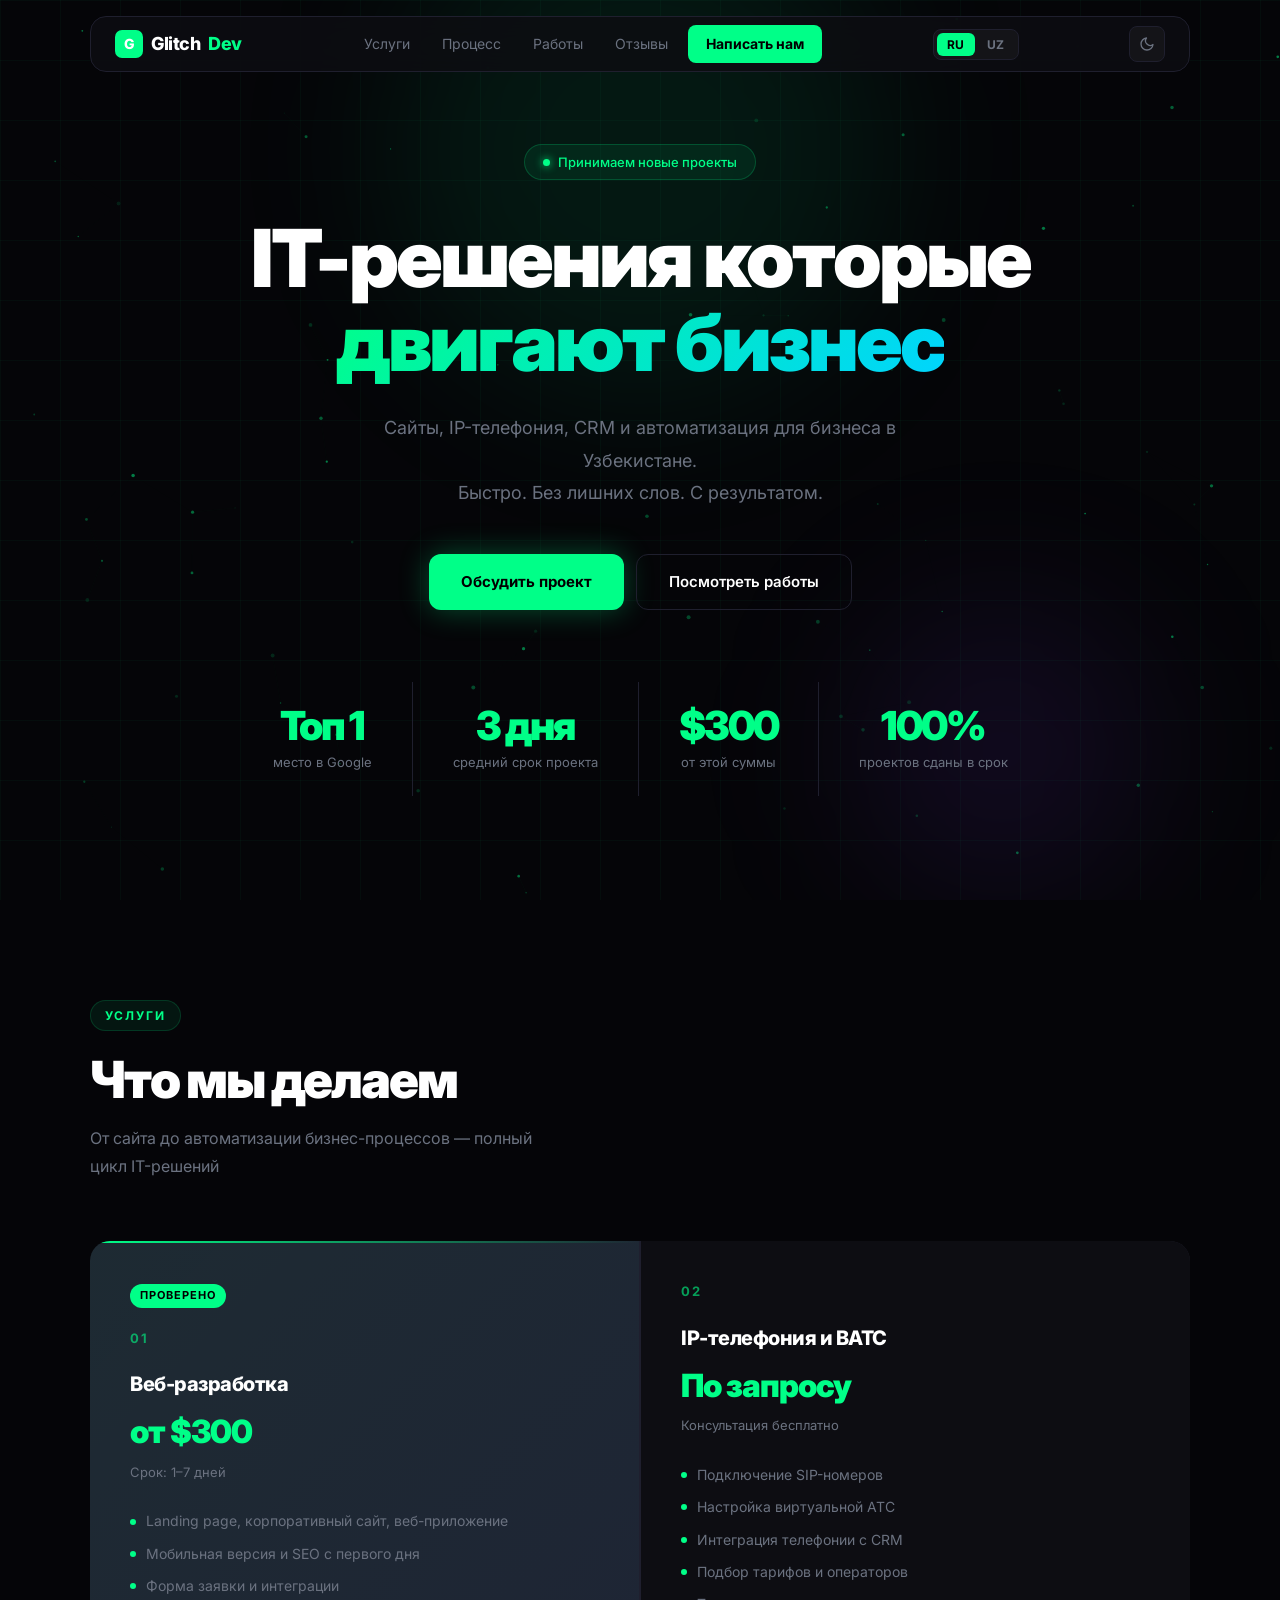
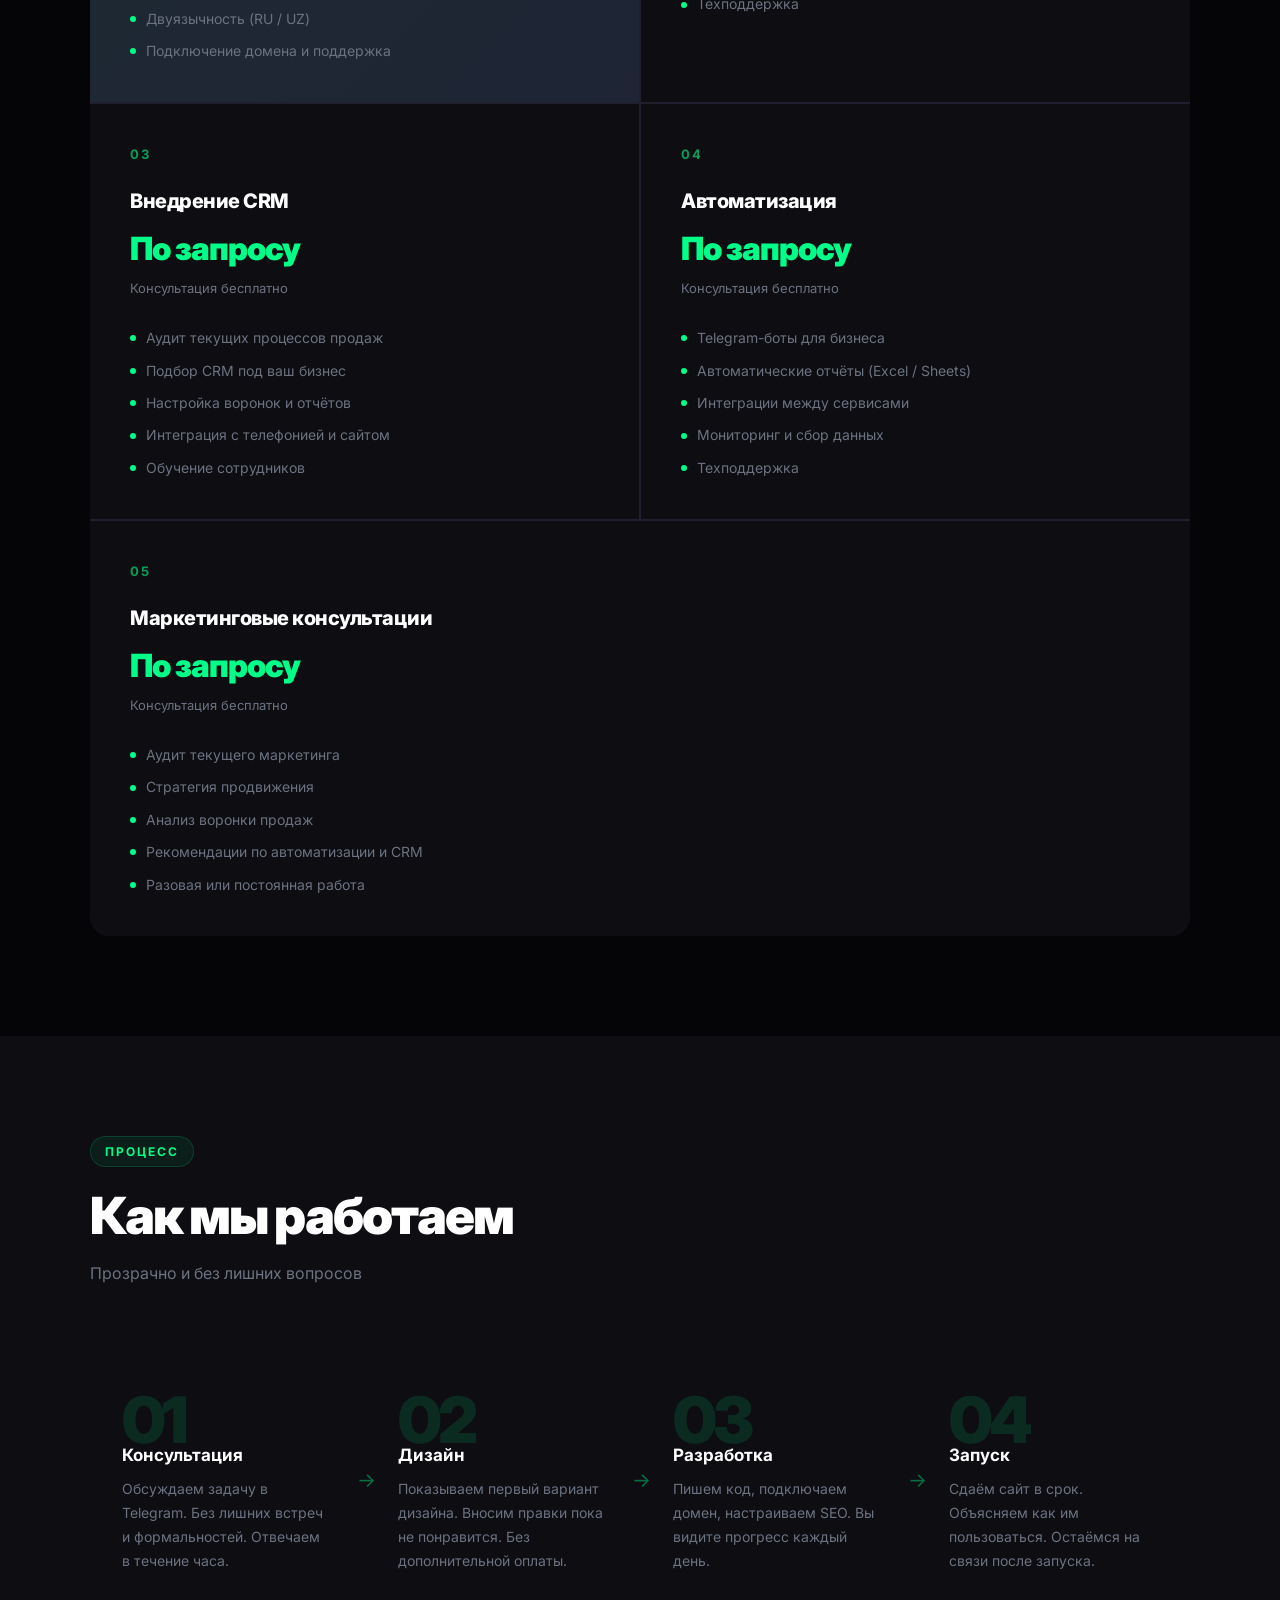
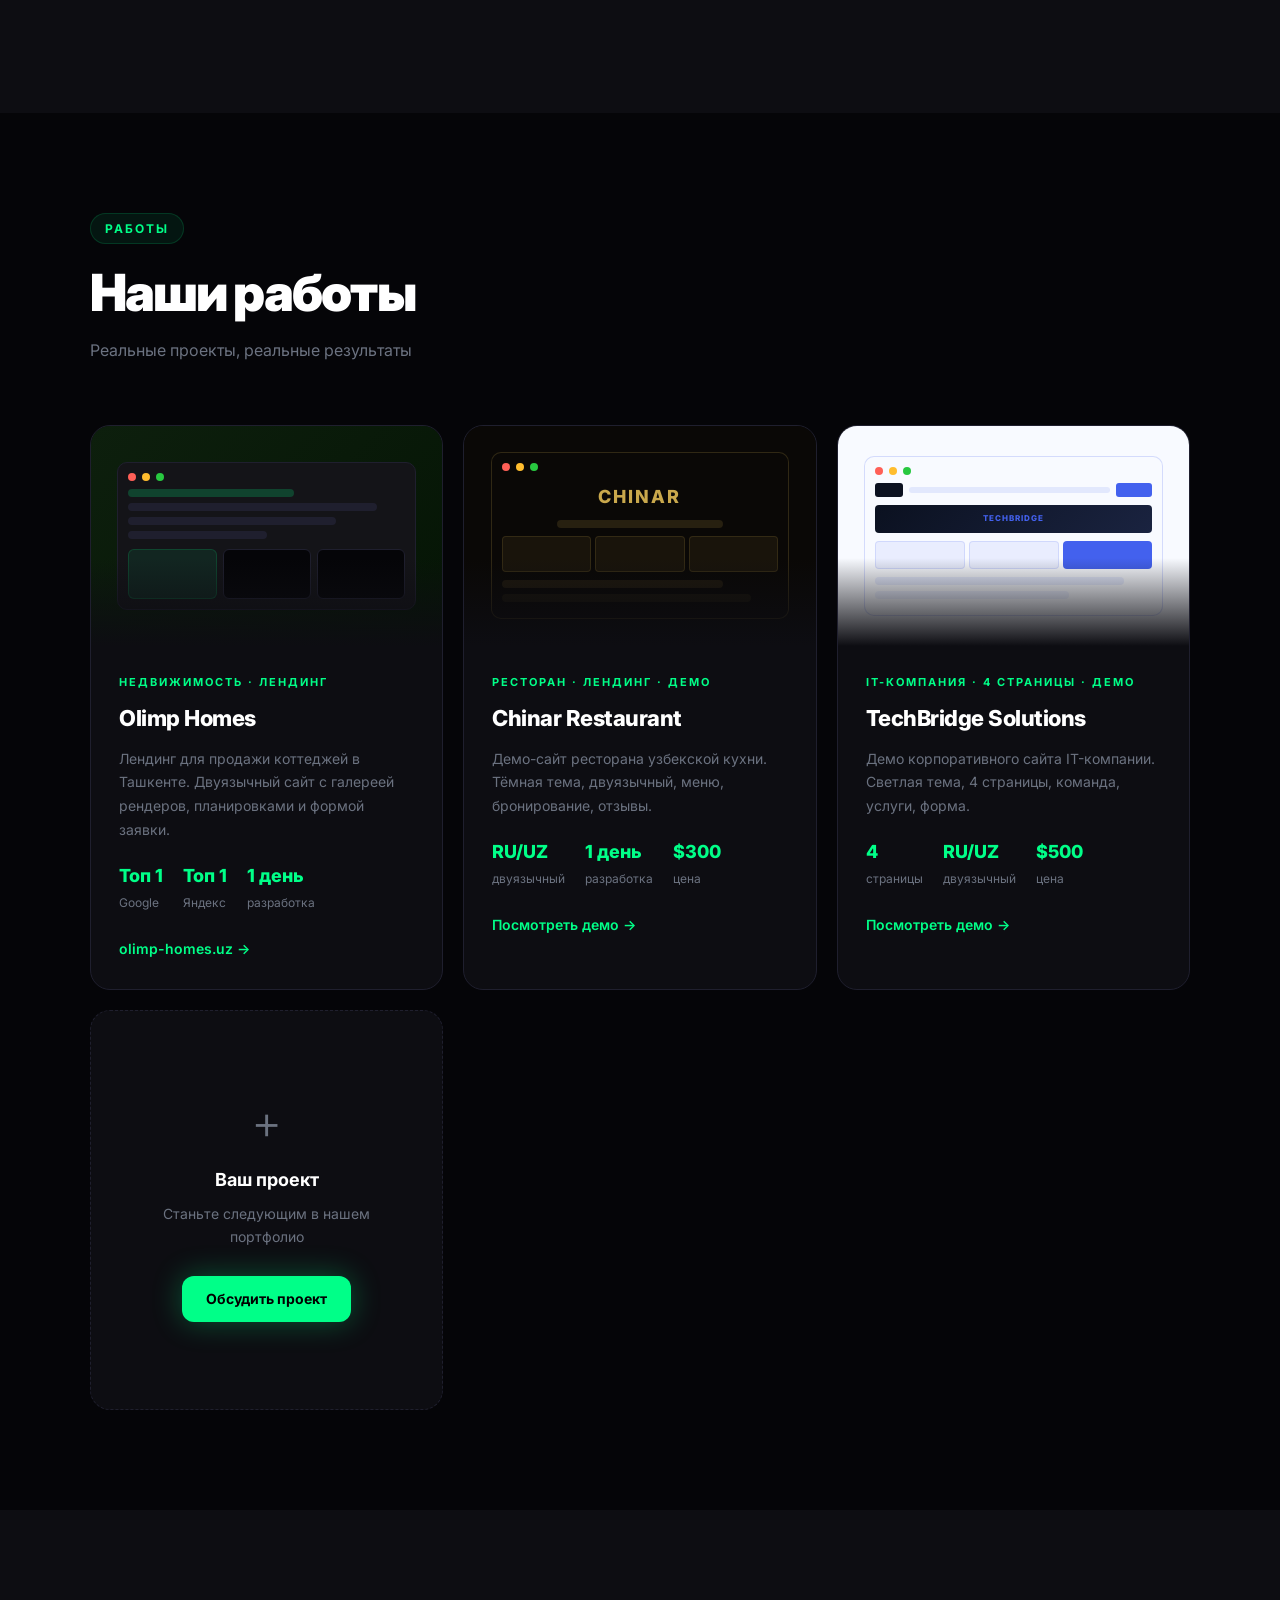
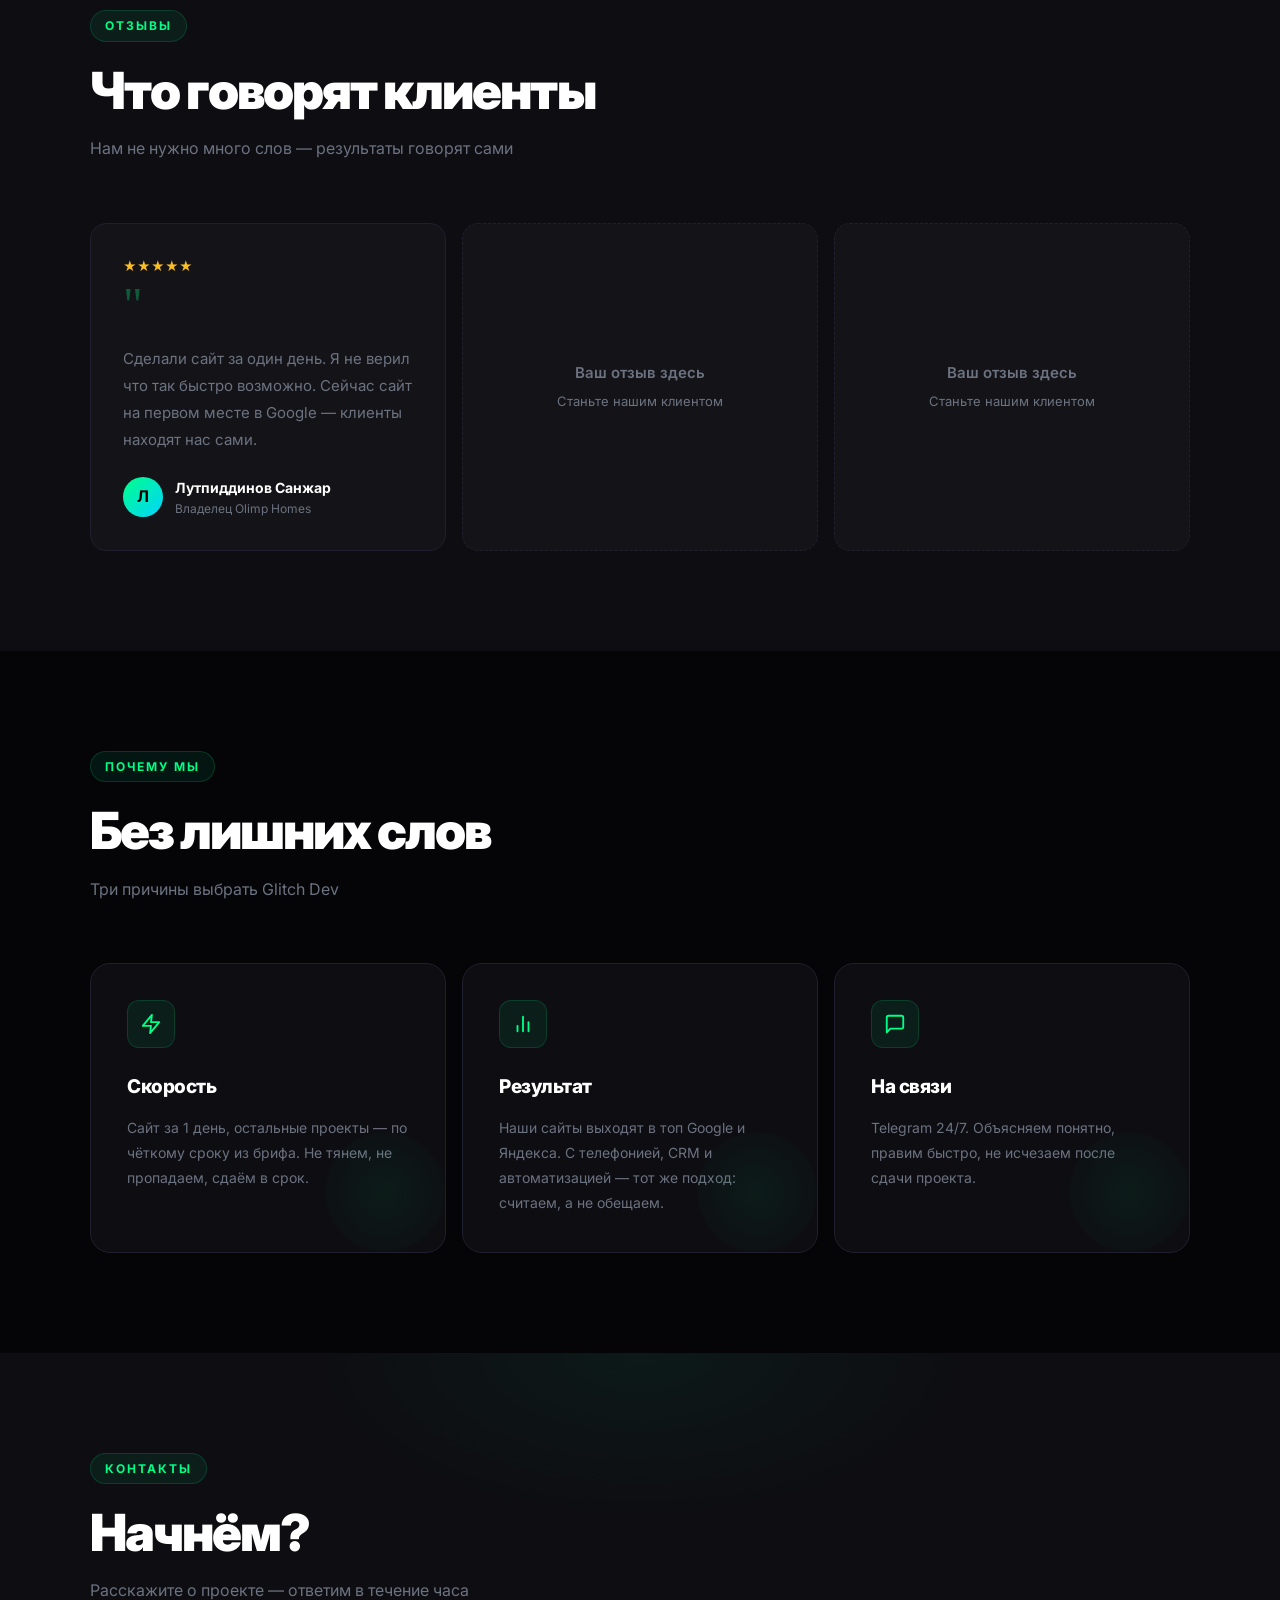
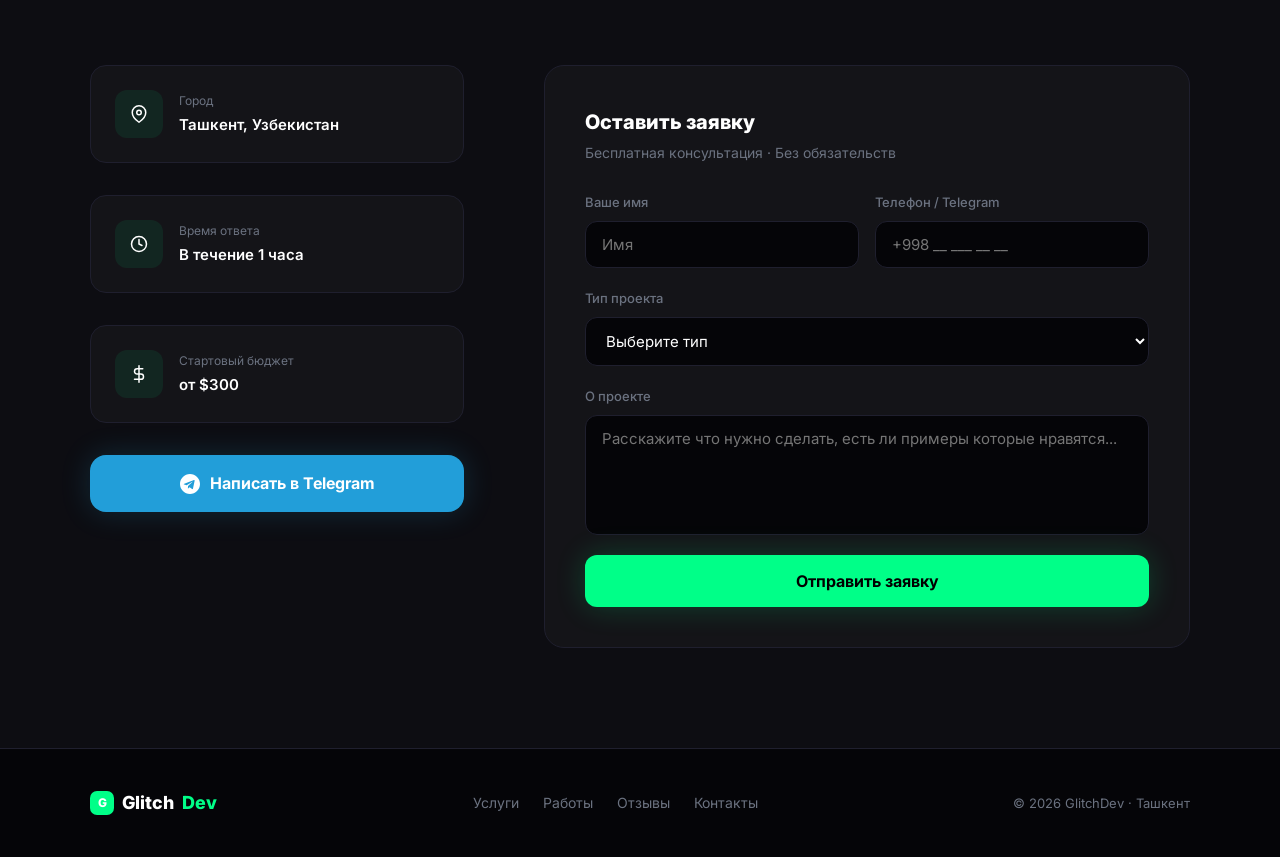
<file: index.html>
<!DOCTYPE html>
<html lang="ru">
<head>
  <meta charset="UTF-8">
  <meta name="viewport" content="width=device-width, initial-scale=1.0">
  <title>Glitch Dev — IT-решения для бизнеса в Ташкенте</title>
  <meta name="description" content="Glitch Dev — веб-разработка, IP-телефония, внедрение CRM, автоматизация и маркетинговые консультации для бизнеса в Узбекистане.">
  <meta name="keywords" content="IT решения Ташкент, веб разработка Узбекистан, IP телефония, внедрение CRM, автоматизация бизнеса, GlitchDev">
  <meta name="robots" content="index, follow">
  <link rel="icon" type="image/x-icon" href="favicon.ico">
  <link rel="icon" type="image/png" sizes="32x32" href="favicon.png">
  <link rel="icon" type="image/svg+xml" href="favicon.svg">
  <link rel="canonical" href="https://glitchdev.uz/">
  <meta property="og:title" content="Glitch Dev — IT-решения для бизнеса в Ташкенте">
  <meta property="og:description" content="Веб-разработка, IP-телефония, CRM, автоматизация и маркетинговые консультации для бизнеса в Узбекистане.">
  <meta property="og:url" content="https://glitchdev.uz/">
  <meta property="og:type" content="website">
  <script type="application/ld+json">
  {
    "@context": "https://schema.org",
    "@type": "Organization",
    "name": "Glitch Dev",
    "url": "https://glitchdev.uz/",
    "logo": "https://glitchdev.uz/favicon.png",
    "areaServed": {
      "@type": "City",
      "name": "Tashkent"
    },
    "address": {
      "@type": "PostalAddress",
      "addressLocality": "Tashkent",
      "addressCountry": "UZ"
    },
    "makesOffer": [
      {
        "@type": "Offer",
        "itemOffered": { "@type": "Service", "name": "Веб-разработка", "description": "Landing page, корпоративные сайты и веб-приложения" }
      },
      {
        "@type": "Offer",
        "itemOffered": { "@type": "Service", "name": "IP-телефония и ВАТС", "description": "Подключение SIP-номеров, настройка виртуальной АТС" }
      },
      {
        "@type": "Offer",
        "itemOffered": { "@type": "Service", "name": "Внедрение CRM", "description": "Подбор, настройка и интеграция CRM-систем" }
      },
      {
        "@type": "Offer",
        "itemOffered": { "@type": "Service", "name": "Автоматизация бизнес-процессов", "description": "Telegram-боты, отчёты, интеграции между сервисами" }
      },
      {
        "@type": "Offer",
        "itemOffered": { "@type": "Service", "name": "Маркетинговые консультации", "description": "Аудит маркетинга, стратегия продвижения, анализ воронки продаж" }
      }
    ]
  }
  </script>
  <link rel="preconnect" href="https://fonts.googleapis.com">
  <link href="https://fonts.googleapis.com/css2?family=Inter:wght@400;500;600;700;800;900&display=swap" rel="stylesheet">
  <link rel="stylesheet" href="css/style.css">
<!-- Yandex.Metrika counter -->
<script type="text/javascript">
    (function(m,e,t,r,i,k,a){
        m[i]=m[i]||function(){(m[i].a=m[i].a||[]).push(arguments)};
        m[i].l=1*new Date();
        for (var j = 0; j < document.scripts.length; j++) {if (document.scripts[j].src === r) { return; }}
        k=e.createElement(t),a=e.getElementsByTagName(t)[0],k.async=1,k.src=r,a.parentNode.insertBefore(k,a)
    })(window, document,'script','https://mc.yandex.ru/metrika/tag.js?id=109571497', 'ym');
    ym(109571497, 'init', {ssr:true, webvisor:true, clickmap:true, ecommerce:"dataLayer", referrer: document.referrer, url: location.href, accurateTrackBounce:true, trackLinks:true});
</script>
<noscript><div><img src="https://mc.yandex.ru/watch/109571497" style="position:absolute; left:-9999px;" alt="" /></div></noscript>
<!-- /Yandex.Metrika counter -->
<!-- Google Analytics -->
<script async src="https://www.googletagmanager.com/gtag/js?id=G-6YMPX2XJYX"></script>
<script>
  window.dataLayer = window.dataLayer || [];
  function gtag(){dataLayer.push(arguments);}
  gtag('js', new Date());
  gtag('config', 'G-6YMPX2XJYX');
</script>
<!-- /Google Analytics -->
</head>
<body>

<!-- HEADER -->
<header>
  <a href="#" class="logo">
    <div class="logo-icon">G</div>
    Glitch<span>Dev</span>
  </a>
  <nav>
    <a href="#services" data-i18n="nav_services">Услуги</a>
    <a href="#process" data-i18n="nav_process">Процесс</a>
    <a href="#portfolio" data-i18n="nav_portfolio">Работы</a>
    <a href="#reviews" data-i18n="nav_reviews">Отзывы</a>
    <a href="#contact" class="header-cta" data-i18n="nav_cta">Написать нам</a>
  </nav>
  <div class="lang-toggle">
    <button class="lang-btn active" data-lang="ru">RU</button>
    <button class="lang-btn" data-lang="uz">UZ</button>
  </div>
  <button class="theme-toggle" id="themeToggle" title="Сменить тему">
    <svg class="icon-moon" width="16" height="16" viewBox="0 0 24 24" fill="none" stroke="currentColor" stroke-width="2" stroke-linecap="round" stroke-linejoin="round"><path d="M21 12.79A9 9 0 1 1 11.21 3 7 7 0 0 0 21 12.79z"></path></svg>
    <svg class="icon-sun" width="16" height="16" viewBox="0 0 24 24" fill="none" stroke="currentColor" stroke-width="2" stroke-linecap="round" stroke-linejoin="round" style="display:none"><circle cx="12" cy="12" r="5"></circle><line x1="12" y1="1" x2="12" y2="3"></line><line x1="12" y1="21" x2="12" y2="23"></line><line x1="4.22" y1="4.22" x2="5.64" y2="5.64"></line><line x1="18.36" y1="18.36" x2="19.78" y2="19.78"></line><line x1="1" y1="12" x2="3" y2="12"></line><line x1="21" y1="12" x2="23" y2="12"></line><line x1="4.22" y1="19.78" x2="5.64" y2="18.36"></line><line x1="18.36" y1="5.64" x2="19.78" y2="4.22"></line></svg>
  </button>
  <div class="burger"><span></span><span></span><span></span></div>
</header>

<!-- HERO -->
<section id="hero">
  <canvas id="particles"></canvas>
  <div class="grid-bg"></div>
  <div class="glow-orb glow-1"></div>
  <div class="glow-orb glow-2"></div>

  <div class="hero-content">
    <div class="hero-badge">
      <span class="dot"></span>
      <span data-i18n="hero_badge">Принимаем новые проекты</span>
    </div>

    <h1 class="hero-title">
      <span data-i18n="hero_title_1">IT-решения которые</span><br>
      <span class="glitch gradient-text" data-text="двигают бизнес" data-i18n="hero_title_2">двигают бизнес</span>
    </h1>

    <p class="hero-sub" data-i18n="hero_sub">
      Сайты, IP-телефония, CRM и автоматизация для бизнеса в Узбекистане.<br>
      Быстро. Без лишних слов. С результатом.
    </p>

    <div class="hero-buttons">
      <a href="#contact" class="btn-primary" data-i18n="hero_btn1">Обсудить проект</a>
      <a href="#portfolio" class="btn-secondary" data-i18n="hero_btn2">Посмотреть работы</a>
    </div>

    <div class="hero-stats">
      <div class="stat-item">
        <span class="stat-num">Топ <span data-target="1">0</span></span>
        <div class="stat-label" data-i18n="stat1">место в Google</div>
      </div>
      <div class="stat-item">
        <span class="stat-num"><span data-target="3">0</span> <span data-i18n="stat2_unit">дня</span></span>
        <div class="stat-label" data-i18n="stat2">средний срок проекта</div>
      </div>
      <div class="stat-item">
        <span class="stat-num">$<span data-target="300">0</span></span>
        <div class="stat-label" data-i18n="stat3">от этой суммы</div>
      </div>
      <div class="stat-item">
        <span class="stat-num"><span data-target="100">0</span>%</span>
        <div class="stat-label" data-i18n="stat4">проектов сданы в срок</div>
      </div>
    </div>
  </div>
</section>

<!-- SERVICES -->
<section id="services">
  <div class="container">
    <div class="section-tag" data-i18n="nav_services">Услуги</div>
    <h2 class="section-title" data-i18n="s_title">Что мы делаем</h2>
    <p class="section-sub" data-i18n="s_sub">От сайта до автоматизации бизнес-процессов — полный цикл IT-решений</p>

    <div class="services-grid">

      <div class="service-card popular fade-up">
        <div class="popular-badge" data-i18n="s_popular">Проверено</div>
        <div class="service-num">01</div>
        <div class="service-name" data-i18n="s1_name">Веб-разработка</div>
        <div class="service-price" data-i18n="s1_price">от $300</div>
        <div class="service-time" data-i18n="s1_time">Срок: 1–7 дней</div>
        <ul class="service-features">
          <li data-i18n="s1_f1">Landing page, корпоративный сайт, веб-приложение</li>
          <li data-i18n="s1_f2">Мобильная версия и SEO с первого дня</li>
          <li data-i18n="s1_f3">Форма заявки и интеграции</li>
          <li data-i18n="s1_f4">Двуязычность (RU / UZ)</li>
          <li data-i18n="s1_f5">Подключение домена и поддержка</li>
        </ul>
      </div>

      <div class="service-card fade-up">
        <div class="service-num">02</div>
        <div class="service-name" data-i18n="s2_name">IP-телефония и ВАТС</div>
        <div class="service-price" data-i18n="s2_price">По запросу</div>
        <div class="service-time" data-i18n="s2_time">Консультация бесплатно</div>
        <ul class="service-features">
          <li data-i18n="s2_f1">Подключение SIP-номеров</li>
          <li data-i18n="s2_f2">Настройка виртуальной АТС</li>
          <li data-i18n="s2_f3">Интеграция телефонии с CRM</li>
          <li data-i18n="s2_f4">Подбор тарифов и операторов</li>
          <li data-i18n="s2_f5">Техподдержка</li>
        </ul>
      </div>

      <div class="service-card fade-up">
        <div class="service-num">03</div>
        <div class="service-name" data-i18n="s3_name">Внедрение CRM</div>
        <div class="service-price" data-i18n="s3_price">По запросу</div>
        <div class="service-time" data-i18n="s3_time">Консультация бесплатно</div>
        <ul class="service-features">
          <li data-i18n="s3_f1">Аудит текущих процессов продаж</li>
          <li data-i18n="s3_f2">Подбор CRM под ваш бизнес</li>
          <li data-i18n="s3_f3">Настройка воронок и отчётов</li>
          <li data-i18n="s3_f4">Интеграция с телефонией и сайтом</li>
          <li data-i18n="s3_f5">Обучение сотрудников</li>
        </ul>
      </div>

      <div class="service-card fade-up">
        <div class="service-num">04</div>
        <div class="service-name" data-i18n="s4_name">Автоматизация</div>
        <div class="service-price" data-i18n="s4_price">По запросу</div>
        <div class="service-time" data-i18n="s4_time">Консультация бесплатно</div>
        <ul class="service-features">
          <li data-i18n="s4_f1">Telegram-боты для бизнеса</li>
          <li data-i18n="s4_f2">Автоматические отчёты (Excel / Sheets)</li>
          <li data-i18n="s4_f3">Интеграции между сервисами</li>
          <li data-i18n="s4_f4">Мониторинг и сбор данных</li>
          <li data-i18n="s4_f5">Техподдержка</li>
        </ul>
      </div>

      <div class="service-card wide fade-up">
        <div class="service-num">05</div>
        <div class="service-name" data-i18n="s5_name">Маркетинговые консультации</div>
        <div class="service-price" data-i18n="s5_price">По запросу</div>
        <div class="service-time" data-i18n="s5_time">Консультация бесплатно</div>
        <ul class="service-features">
          <li data-i18n="s5_f1">Аудит текущего маркетинга</li>
          <li data-i18n="s5_f2">Стратегия продвижения</li>
          <li data-i18n="s5_f3">Анализ воронки продаж</li>
          <li data-i18n="s5_f4">Рекомендации по автоматизации и CRM</li>
          <li data-i18n="s5_f5">Разовая или постоянная работа</li>
        </ul>
      </div>

    </div>
  </div>
</section>

<!-- PROCESS -->
<section id="process">
  <div class="container">
    <div class="section-tag" data-i18n="nav_process">Процесс</div>
    <h2 class="section-title" data-i18n="p_title">Как мы работаем</h2>
    <p class="section-sub" data-i18n="p_sub">Прозрачно и без лишних вопросов</p>

    <div class="process-steps">

      <div class="process-step fade-up">
        <div class="step-num">01</div>
        <div class="step-title" data-i18n="p1_title">Консультация</div>
        <div class="step-text" data-i18n="p1_text">Обсуждаем задачу в Telegram. Без лишних встреч и формальностей. Отвечаем в течение часа.</div>
        <div class="step-arrow">→</div>
      </div>

      <div class="process-step fade-up">
        <div class="step-num">02</div>
        <div class="step-title" data-i18n="p2_title">Дизайн</div>
        <div class="step-text" data-i18n="p2_text">Показываем первый вариант дизайна. Вносим правки пока не понравится. Без дополнительной оплаты.</div>
        <div class="step-arrow">→</div>
      </div>

      <div class="process-step fade-up">
        <div class="step-num">03</div>
        <div class="step-title" data-i18n="p3_title">Разработка</div>
        <div class="step-text" data-i18n="p3_text">Пишем код, подключаем домен, настраиваем SEO. Вы видите прогресс каждый день.</div>
        <div class="step-arrow">→</div>
      </div>

      <div class="process-step fade-up">
        <div class="step-num">04</div>
        <div class="step-title" data-i18n="p4_title">Запуск</div>
        <div class="step-text" data-i18n="p4_text">Сдаём сайт в срок. Объясняем как им пользоваться. Остаёмся на связи после запуска.</div>
      </div>

    </div>
  </div>
</section>

<!-- PORTFOLIO -->
<section id="portfolio">
  <div class="container">
    <div class="section-tag" data-i18n="nav_portfolio">Портфолио</div>
    <h2 class="section-title" data-i18n="port_title">Наши работы</h2>
    <p class="section-sub" data-i18n="port_sub">Реальные проекты, реальные результаты</p>

    <div class="portfolio-grid">

      <div class="portfolio-card fade-up">
        <div class="portfolio-screen">
          <div class="screen-mockup">
            <div class="screen-bar">
              <div class="screen-dot" style="background:#ff5f57"></div>
              <div class="screen-dot" style="background:#ffbd2e"></div>
              <div class="screen-dot" style="background:#28c840"></div>
            </div>
            <div class="screen-line" style="width:60%; background:rgba(0,255,136,0.2)"></div>
            <div class="screen-line" style="width:90%"></div>
            <div class="screen-line" style="width:75%"></div>
            <div class="screen-line" style="width:50%"></div>
            <div style="display:flex;gap:6px;margin-top:10px">
              <div style="height:50px;flex:1;background:rgba(0,255,136,0.08);border-radius:6px;border:1px solid rgba(0,255,136,0.15)"></div>
              <div style="height:50px;flex:1;background:var(--bg);border-radius:6px;border:1px solid var(--border)"></div>
              <div style="height:50px;flex:1;background:var(--bg);border-radius:6px;border:1px solid var(--border)"></div>
            </div>
          </div>
        </div>
        <div class="portfolio-body">
          <div class="portfolio-tag" data-i18n="port1_tag">Недвижимость · Лендинг</div>
          <div class="portfolio-name">Olimp Homes</div>
          <div class="portfolio-desc" data-i18n="port1_desc">Лендинг для продажи коттеджей в Ташкенте. Двуязычный сайт с галереей рендеров, планировками и формой заявки.</div>
          <div class="portfolio-results">
            <div class="result-item">
              <div class="result-val">Топ 1</div>
              <div class="result-label">Google</div>
            </div>
            <div class="result-item">
              <div class="result-val">Топ 1</div>
              <div class="result-label">Яндекс</div>
            </div>
            <div class="result-item">
              <div class="result-val" data-i18n="port1_r3_val">1 день</div>
              <div class="result-label" data-i18n="port1_r3_label">разработка</div>
            </div>
          </div>
          <a href="https://olimp-homes.uz" target="_blank" class="portfolio-link">olimp-homes.uz →</a>
        </div>
      </div>

      <!-- Chinar Demo -->
      <div class="portfolio-card fade-up">
        <div class="portfolio-screen" style="background:#0A0806">
          <div class="screen-mockup" style="background:#0A0806;border-color:rgba(201,168,76,0.2)">
            <div class="screen-bar">
              <div class="screen-dot" style="background:#ff5f57"></div>
              <div class="screen-dot" style="background:#ffbd2e"></div>
              <div class="screen-dot" style="background:#28c840"></div>
            </div>
            <div style="text-align:center;margin:12px 0 8px;font-size:18px;font-weight:800;color:#C9A84C;letter-spacing:2px">CHINAR</div>
            <div class="screen-line" style="width:60%;background:rgba(201,168,76,0.15);margin:0 auto 6px"></div>
            <div style="display:flex;gap:4px;margin-top:8px">
              <div style="flex:1;height:36px;background:rgba(201,168,76,0.08);border-radius:4px;border:1px solid rgba(201,168,76,0.15)"></div>
              <div style="flex:1;height:36px;background:rgba(201,168,76,0.08);border-radius:4px;border:1px solid rgba(201,168,76,0.15)"></div>
              <div style="flex:1;height:36px;background:rgba(201,168,76,0.08);border-radius:4px;border:1px solid rgba(201,168,76,0.15)"></div>
            </div>
            <div class="screen-line" style="width:80%;background:rgba(201,168,76,0.1);margin-top:8px"></div>
            <div class="screen-line" style="width:90%;background:rgba(201,168,76,0.07)"></div>
          </div>
        </div>
        <div class="portfolio-body">
          <div class="portfolio-tag" data-i18n="port2_tag">Ресторан · Лендинг · Демо</div>
          <div class="portfolio-name">Chinar Restaurant</div>
          <div class="portfolio-desc" data-i18n="port2_desc">Демо-сайт ресторана узбекской кухни. Тёмная тема, двуязычный, меню, бронирование, отзывы.</div>
          <div class="portfolio-results">
            <div class="result-item">
              <div class="result-val" data-i18n="port2_r1_val">RU/UZ</div>
              <div class="result-label" data-i18n="port2_r1_label">двуязычный</div>
            </div>
            <div class="result-item">
              <div class="result-val" data-i18n="port2_r2_val">1 день</div>
              <div class="result-label" data-i18n="port2_r2_label">разработка</div>
            </div>
            <div class="result-item">
              <div class="result-val" data-i18n="port2_r3_val">$300</div>
              <div class="result-label" data-i18n="port2_r3_label">цена</div>
            </div>
          </div>
          <a href="portfolio/chinar/" target="_blank" class="portfolio-link">Посмотреть демо →</a>
        </div>
      </div>

      <!-- TechBridge Demo -->
      <div class="portfolio-card fade-up">
        <div class="portfolio-screen" style="background:#F8FAFF">
          <div class="screen-mockup" style="background:#F8FAFF;border-color:rgba(67,97,238,0.2)">
            <div class="screen-bar">
              <div class="screen-dot" style="background:#ff5f57"></div>
              <div class="screen-dot" style="background:#ffbd2e"></div>
              <div class="screen-dot" style="background:#28c840"></div>
            </div>
            <div style="display:flex;align-items:center;gap:6px;margin:8px 0">
              <div style="width:28px;height:14px;background:#0B1120;border-radius:3px"></div>
              <div style="flex:1;height:6px;background:rgba(67,97,238,0.12);border-radius:3px"></div>
              <div style="width:36px;height:14px;background:#4361EE;border-radius:3px"></div>
            </div>
            <div style="height:28px;background:linear-gradient(135deg,#0B1120,#1a2340);border-radius:4px;display:flex;align-items:center;justify-content:center;margin-bottom:8px">
              <div style="font-size:8px;font-weight:800;color:#4361EE;letter-spacing:1px">TECHBRIDGE</div>
            </div>
            <div style="display:flex;gap:4px">
              <div style="flex:1;height:28px;background:rgba(67,97,238,0.08);border-radius:4px;border:1px solid rgba(67,97,238,0.15)"></div>
              <div style="flex:1;height:28px;background:rgba(67,97,238,0.08);border-radius:4px;border:1px solid rgba(67,97,238,0.15)"></div>
              <div style="flex:1;height:28px;background:#4361EE;border-radius:4px"></div>
            </div>
            <div class="screen-line" style="width:90%;background:rgba(67,97,238,0.1);margin-top:8px"></div>
            <div class="screen-line" style="width:70%;background:rgba(67,97,238,0.07)"></div>
          </div>
        </div>
        <div class="portfolio-body">
          <div class="portfolio-tag" data-i18n="port3_tag">IT-компания · 4 страницы · Демо</div>
          <div class="portfolio-name">TechBridge Solutions</div>
          <div class="portfolio-desc" data-i18n="port3_desc">Демо корпоративного сайта IT-компании. Светлая тема, 4 страницы, команда, услуги, форма.</div>
          <div class="portfolio-results">
            <div class="result-item">
              <div class="result-val" data-i18n="port3_r1_val">4</div>
              <div class="result-label" data-i18n="port3_r1_label">страницы</div>
            </div>
            <div class="result-item">
              <div class="result-val" data-i18n="port3_r2_val">RU/UZ</div>
              <div class="result-label" data-i18n="port3_r2_label">двуязычный</div>
            </div>
            <div class="result-item">
              <div class="result-val" data-i18n="port3_r3_val">$500</div>
              <div class="result-label" data-i18n="port3_r3_label">цена</div>
            </div>
          </div>
          <a href="portfolio/techbridge/" target="_blank" class="portfolio-link">Посмотреть демо →</a>
        </div>
      </div>

      <div class="portfolio-card fade-up" style="display:flex;align-items:center;justify-content:center;min-height:400px;border-style:dashed;">
        <div style="text-align:center;padding:48px;">
          <div class="plus-icon">+</div>
          <div style="font-size:18px;font-weight:700;margin-bottom:8px" data-i18n="port_yours">Ваш проект</div>
          <div style="font-size:14px;color:var(--text-muted);margin-bottom:28px;max-width:220px;margin-left:auto;margin-right:auto" data-i18n="port_yours_sub">Станьте следующим в нашем портфолио</div>
          <a href="#contact" class="btn-primary" style="font-size:14px;padding:12px 24px" data-i18n="hero_btn1">Обсудить проект</a>
        </div>
      </div>

    </div>
  </div>
</section>

<!-- REVIEWS -->
<section id="reviews">
  <div class="container">
    <div class="section-tag" data-i18n="nav_reviews">Отзывы</div>
    <h2 class="section-title" data-i18n="rev_title">Что говорят клиенты</h2>
    <p class="section-sub" data-i18n="rev_sub">Нам не нужно много слов — результаты говорят сами</p>

    <div class="reviews-grid">

      <div class="review-card fade-up">
        <div class="review-stars">★★★★★</div>
        <div class="review-quote">"</div>
        <div class="review-text" data-i18n="rev1_text">Сделали сайт за один день. Я не верил что так быстро возможно. Сейчас сайт на первом месте в Google — клиенты находят нас сами.</div>
        <div class="review-author">
          <div class="review-avatar">Л</div>
          <div>
            <div class="review-name" data-i18n="rev1_name">Лутпиддинов Санжар</div>
            <div class="review-role" data-i18n="rev1_role">Владелец Olimp Homes</div>
          </div>
        </div>
      </div>

      <div class="review-card fade-up" style="border-style:dashed;display:flex;align-items:center;justify-content:center;">
        <div style="text-align:center;padding:32px;">
          <div style="font-size:15px;font-weight:600;margin-bottom:6px;color:var(--text-muted)" data-i18n="rev_ph">Ваш отзыв здесь</div>
          <div style="font-size:13px;color:var(--text-muted)" data-i18n="rev_ph_sub">Станьте нашим клиентом</div>
        </div>
      </div>

      <div class="review-card fade-up" style="border-style:dashed;display:flex;align-items:center;justify-content:center;">
        <div style="text-align:center;padding:32px;">
          <div style="font-size:15px;font-weight:600;margin-bottom:6px;color:var(--text-muted)" data-i18n="rev_ph">Ваш отзыв здесь</div>
          <div style="font-size:13px;color:var(--text-muted)" data-i18n="rev_ph_sub">Станьте нашим клиентом</div>
        </div>
      </div>

    </div>
  </div>
</section>

<!-- WHY -->
<section id="why">
  <div class="container">
    <div class="section-tag" data-i18n="why_tag">Почему мы</div>
    <h2 class="section-title" data-i18n="why_title">Без лишних слов</h2>
    <p class="section-sub" data-i18n="why_sub">Три причины выбрать Glitch Dev</p>

    <div class="why-grid">

      <div class="why-card fade-up">
        <div class="why-icon">
          <svg width="22" height="22" viewBox="0 0 24 24" fill="none" stroke="currentColor" stroke-width="2" stroke-linecap="round" stroke-linejoin="round"><polygon points="13 2 3 14 12 14 11 22 21 10 12 10 13 2"></polygon></svg>
        </div>
        <div class="why-title" data-i18n="why1_title">Скорость</div>
        <div class="why-text" data-i18n="why1_text">Сайт за 1 день, остальные проекты — по чёткому сроку из брифа. Не тянем, не пропадаем, сдаём в срок.</div>
      </div>

      <div class="why-card fade-up">
        <div class="why-icon">
          <svg width="22" height="22" viewBox="0 0 24 24" fill="none" stroke="currentColor" stroke-width="2" stroke-linecap="round" stroke-linejoin="round"><line x1="18" y1="20" x2="18" y2="10"></line><line x1="12" y1="20" x2="12" y2="4"></line><line x1="6" y1="20" x2="6" y2="14"></line></svg>
        </div>
        <div class="why-title" data-i18n="why2_title">Результат</div>
        <div class="why-text" data-i18n="why2_text">Наши сайты выходят в топ Google и Яндекса. С телефонией, CRM и автоматизацией — тот же подход: считаем, а не обещаем.</div>
      </div>

      <div class="why-card fade-up">
        <div class="why-icon">
          <svg width="22" height="22" viewBox="0 0 24 24" fill="none" stroke="currentColor" stroke-width="2" stroke-linecap="round" stroke-linejoin="round"><path d="M21 15a2 2 0 0 1-2 2H7l-4 4V5a2 2 0 0 1 2-2h14a2 2 0 0 1 2 2z"></path></svg>
        </div>
        <div class="why-title" data-i18n="why3_title">На связи</div>
        <div class="why-text" data-i18n="why3_text">Telegram 24/7. Объясняем понятно, правим быстро, не исчезаем после сдачи проекта.</div>
      </div>

    </div>
  </div>
</section>

<!-- CONTACT -->
<section id="contact">
  <div class="container">
    <div class="section-tag" data-i18n="c_tag">Контакты</div>
    <h2 class="section-title" data-i18n="c_title">Начнём?</h2>
    <p class="section-sub" data-i18n="c_sub">Расскажите о проекте — ответим в течение часа</p>

    <div class="contact-wrapper">

      <div class="contact-left fade-up">
        <div class="contact-card">
          <div class="contact-icon">
            <svg width="18" height="18" viewBox="0 0 24 24" fill="none" stroke="currentColor" stroke-width="2" stroke-linecap="round" stroke-linejoin="round"><path d="M21 10c0 7-9 13-9 13s-9-6-9-13a9 9 0 0 1 18 0z"></path><circle cx="12" cy="10" r="3"></circle></svg>
          </div>
          <div>
            <div class="contact-label" data-i18n="c_city_label">Город</div>
            <div class="contact-val" data-i18n="c_city_val">Ташкент, Узбекистан</div>
          </div>
        </div>
        <div class="contact-card">
          <div class="contact-icon">
            <svg width="18" height="18" viewBox="0 0 24 24" fill="none" stroke="currentColor" stroke-width="2" stroke-linecap="round" stroke-linejoin="round"><circle cx="12" cy="12" r="10"></circle><polyline points="12 6 12 12 16 14"></polyline></svg>
          </div>
          <div>
            <div class="contact-label" data-i18n="c_time_label">Время ответа</div>
            <div class="contact-val" data-i18n="c_time_val">В течение 1 часа</div>
          </div>
        </div>
        <div class="contact-card">
          <div class="contact-icon">
            <svg width="18" height="18" viewBox="0 0 24 24" fill="none" stroke="currentColor" stroke-width="2" stroke-linecap="round" stroke-linejoin="round"><line x1="12" y1="1" x2="12" y2="23"></line><path d="M17 5H9.5a3.5 3.5 0 0 0 0 7h5a3.5 3.5 0 0 1 0 7H6"></path></svg>
          </div>
          <div>
            <div class="contact-label" data-i18n="c_budget_label">Стартовый бюджет</div>
            <div class="contact-val">от $300</div>
          </div>
        </div>
        <a href="https://t.me/glitchdev_uz_bot" target="_blank" class="tg-btn">
          <svg width="20" height="20" viewBox="0 0 24 24" fill="currentColor"><path d="M12 0C5.373 0 0 5.373 0 12s5.373 12 12 12 12-5.373 12-12S18.627 0 12 0zm5.562 8.248l-1.97 9.28c-.145.658-.537.818-1.084.508l-3-2.21-1.447 1.394c-.16.16-.295.295-.605.295l.213-3.053 5.56-5.023c.242-.213-.054-.333-.373-.12l-6.871 4.326-2.962-.924c-.643-.204-.657-.643.136-.953l11.57-4.461c.537-.194 1.006.131.833.941z"/></svg>
          <span data-i18n="c_tg_btn">Написать в Telegram</span>
        </a>
      </div>

      <form class="contact-form fade-up">
        <div>
          <div class="form-title" data-i18n="c_form_title">Оставить заявку</div>
          <div class="form-subtitle" data-i18n="c_form_sub">Бесплатная консультация · Без обязательств</div>
        </div>
        <div class="form-row">
          <div class="form-group">
            <label data-i18n="c_name_label">Ваше имя</label>
            <input id="f-name" type="text" data-i18n-ph="c_name_ph" placeholder="Имя" required>
          </div>
          <div class="form-group">
            <label data-i18n="c_contact_label">Телефон / Telegram</label>
            <input id="f-contact" type="text" placeholder="+998 __ ___ __ __" required>
          </div>
        </div>
        <div class="form-group">
          <label data-i18n="c_project_label">Тип проекта</label>
          <select>
            <option value="" data-i18n="c_opt0">Выберите тип</option>
            <option data-i18n="c_opt1">Веб-разработка — от $300</option>
            <option data-i18n="c_opt2">IP-телефония и ВАТС</option>
            <option data-i18n="c_opt3">Внедрение CRM</option>
            <option data-i18n="c_opt4">Автоматизация</option>
            <option data-i18n="c_opt6">Маркетинговые консультации</option>
            <option data-i18n="c_opt5">Другое</option>
          </select>
        </div>
        <div class="form-group">
          <label data-i18n="c_desc_label">О проекте</label>
          <textarea data-i18n-ph="c_desc_ph" placeholder="Расскажите что нужно сделать, есть ли примеры которые нравятся..." required></textarea>
        </div>
        <button type="submit" class="form-submit" data-i18n="c_submit">Отправить заявку</button>
      </form>

    </div>
  </div>
</section>

<!-- FOOTER -->
<footer>
  <div class="footer-inner">
    <div class="footer-logo">
      <div class="logo-icon">G</div>
      Glitch<span>Dev</span>
    </div>
    <div class="footer-links">
      <a href="#services" data-i18n="nav_services">Услуги</a>
      <a href="#portfolio" data-i18n="nav_portfolio">Работы</a>
      <a href="#reviews" data-i18n="nav_reviews">Отзывы</a>
      <a href="#contact" data-i18n="c_tag">Контакты</a>
    </div>
    <div class="footer-copy" data-i18n="f_copy">© 2026 GlitchDev · Ташкент</div>
  </div>
</footer>

<script src="js/main.js"></script>
<!-- Callback widget (Sarkor ОАТС) -->
<script type="text/javascript" async src="https://sarkortest.sip.uz/callback.js?uid=a9909379-02ec-4a31-a951-ef0e0fc243d1" charset="utf-8"></script>
</body>
</html>
</file>
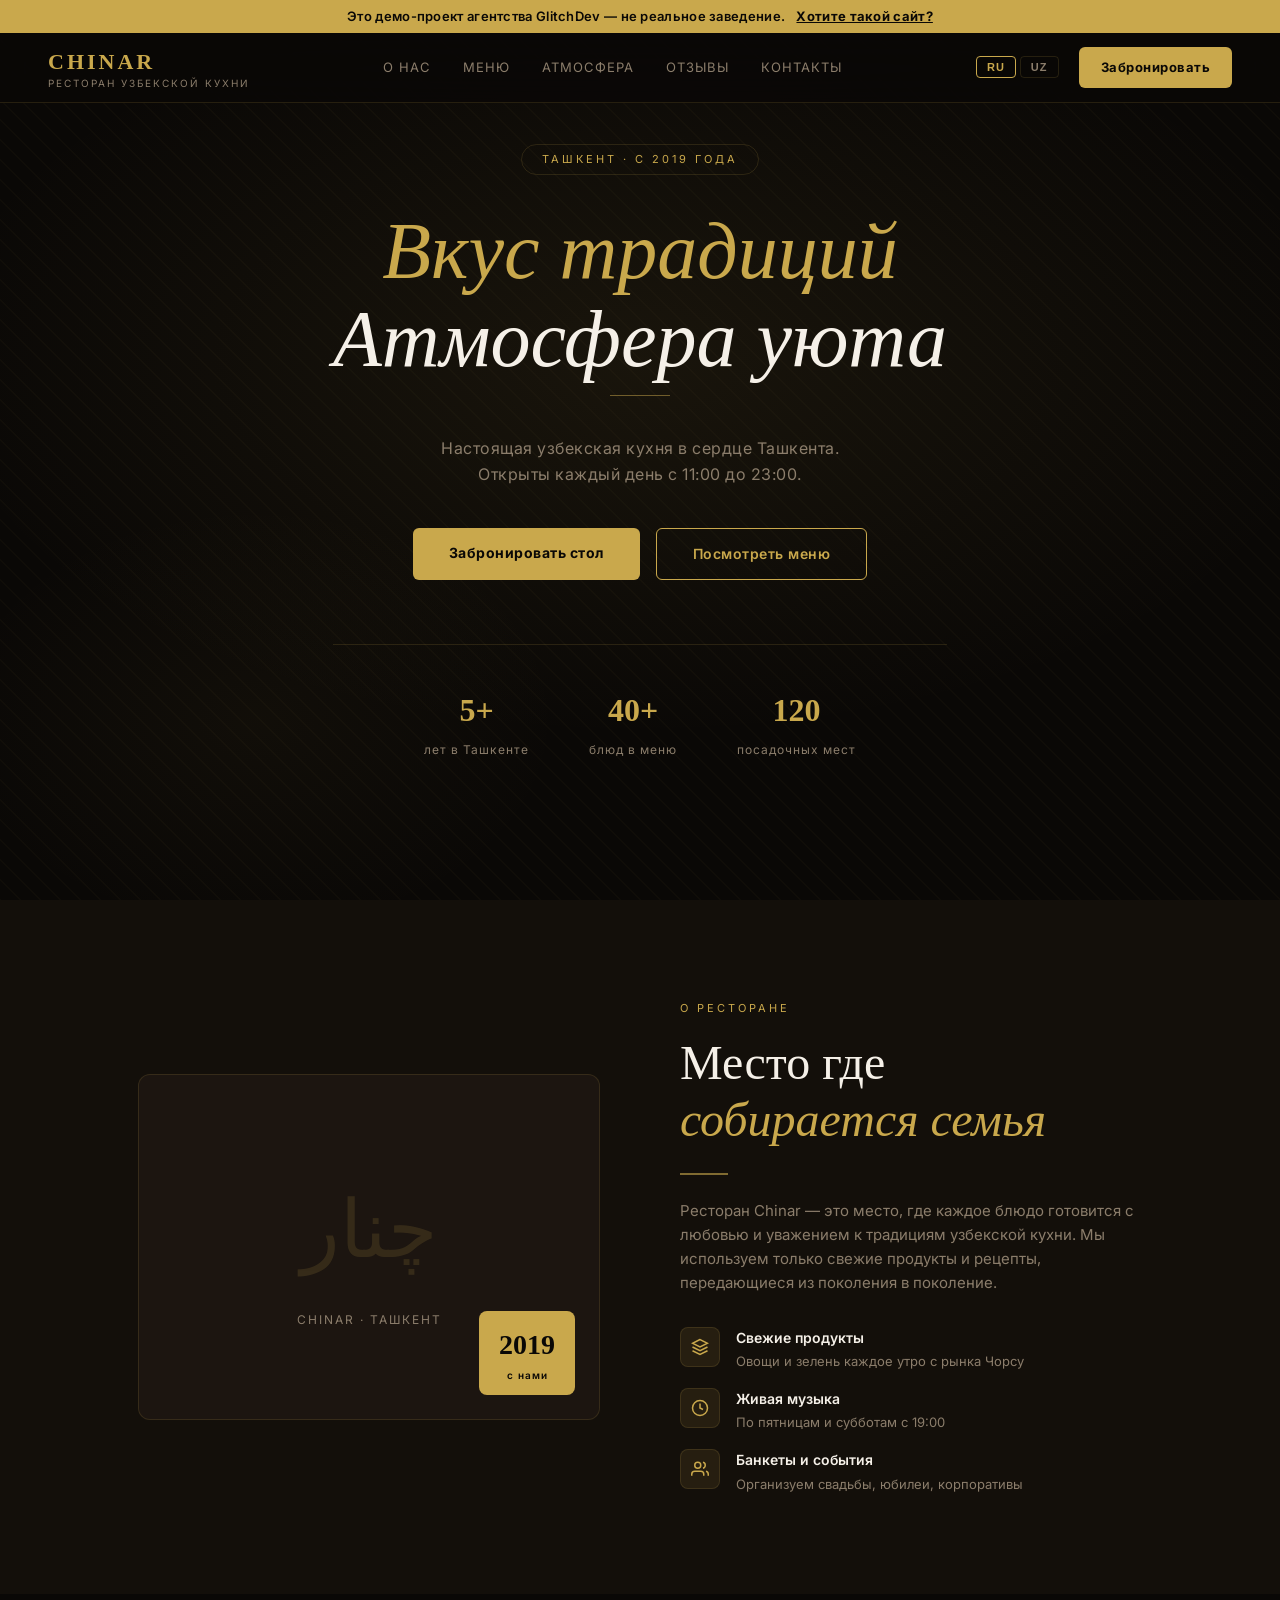
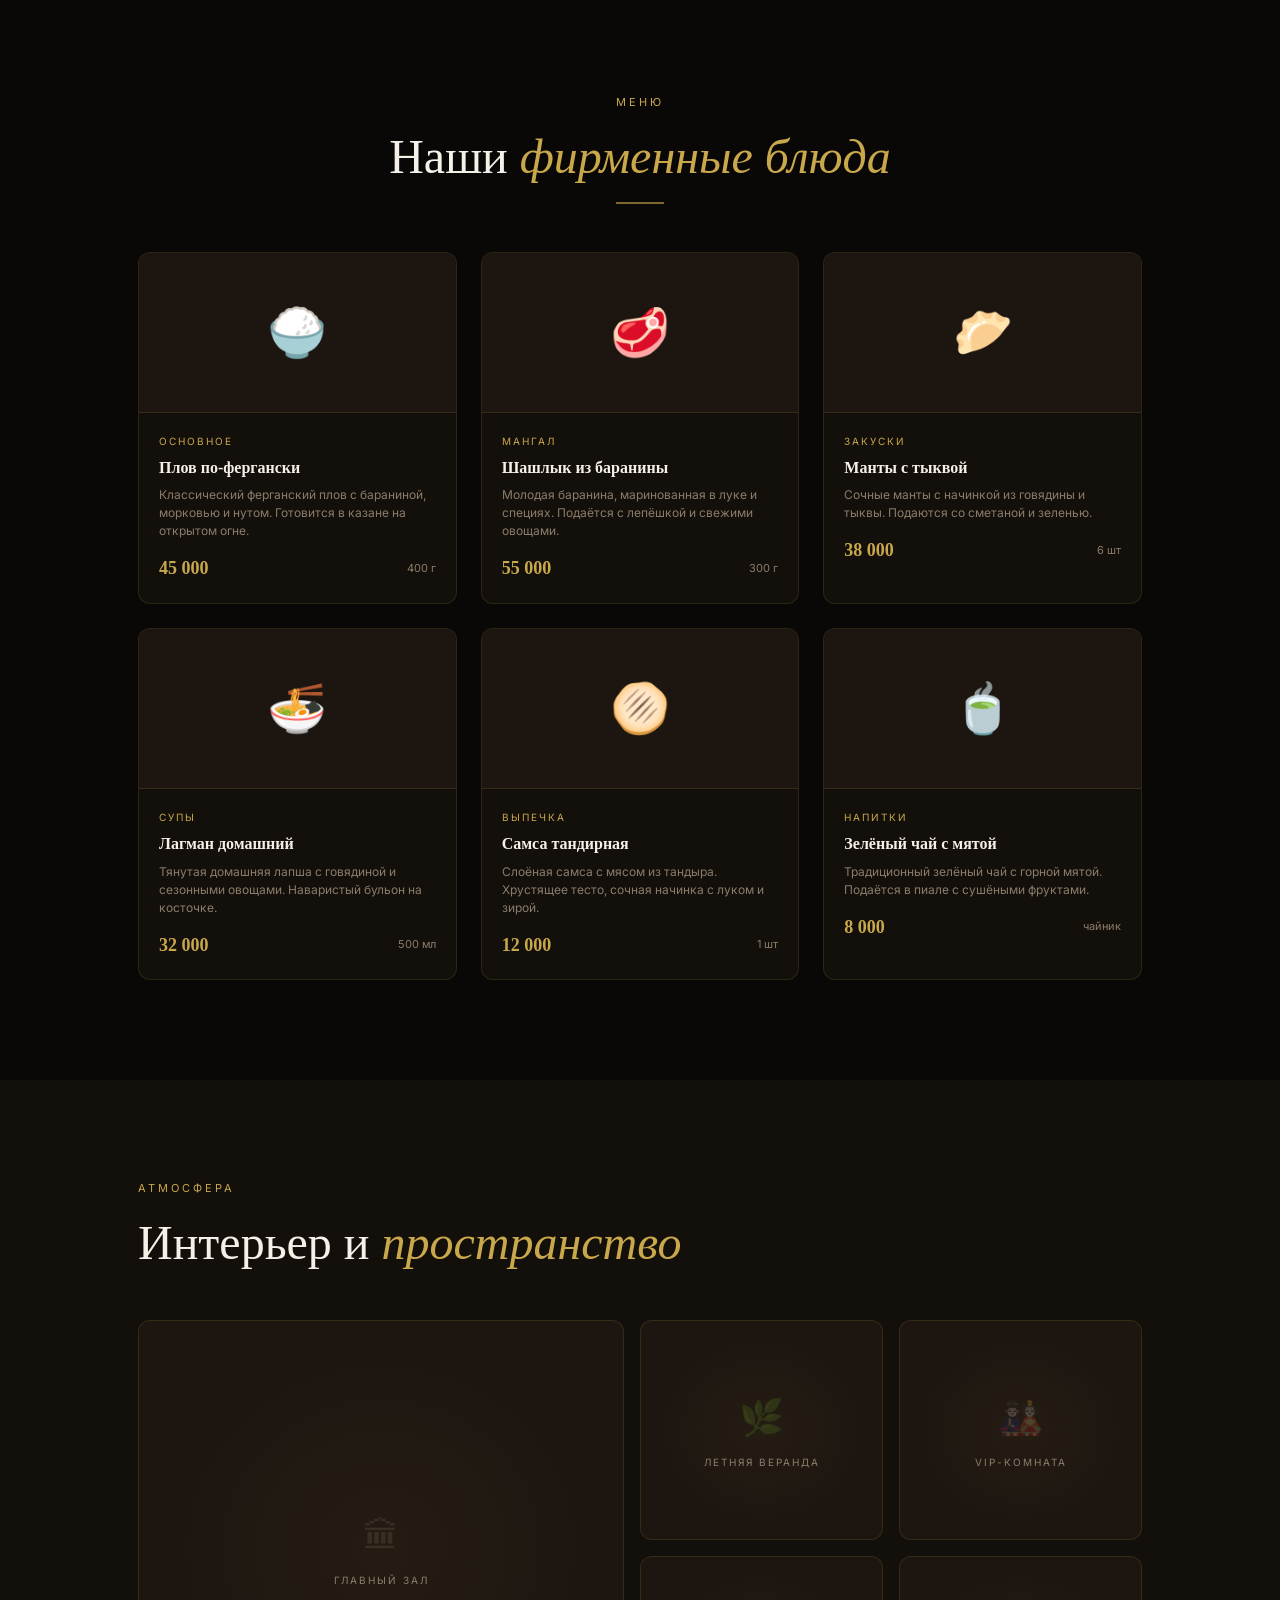
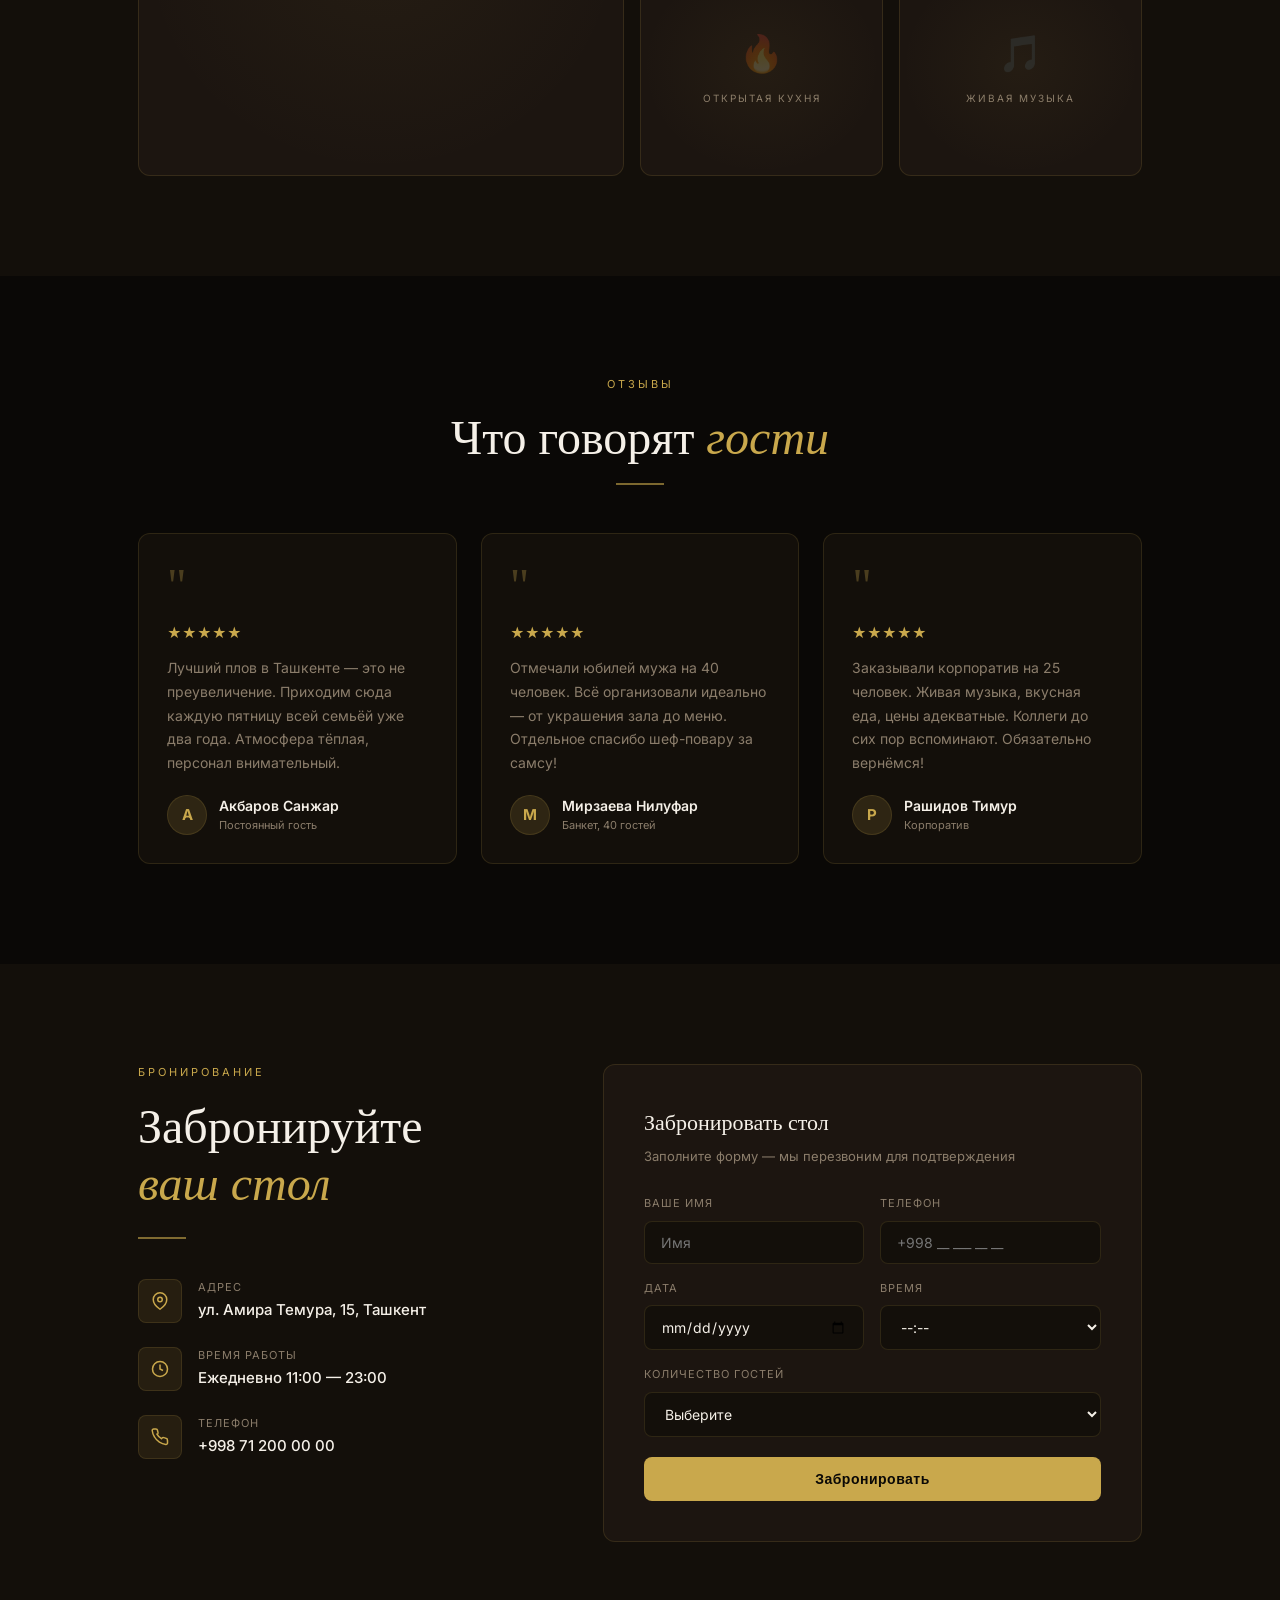
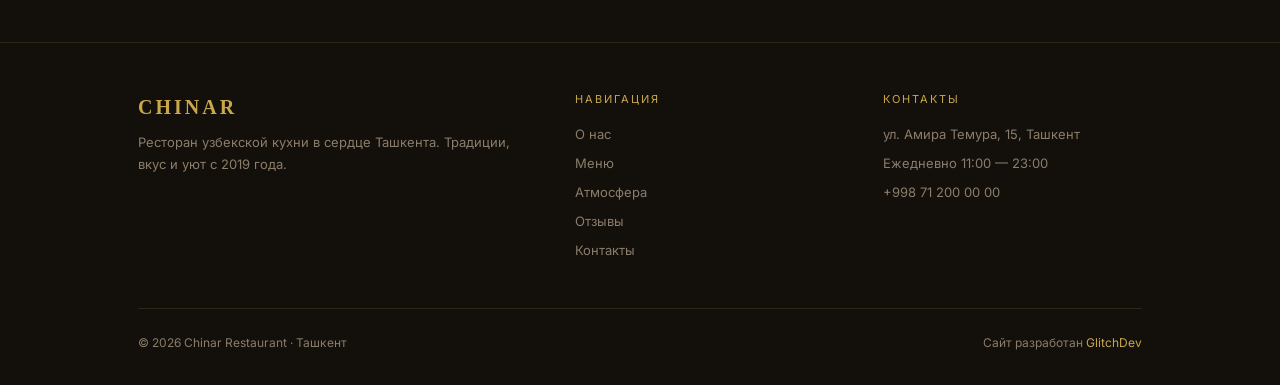
<file: portfolio/chinar/index.html>
<!DOCTYPE html>
<html lang="ru">
<head>
  <meta charset="UTF-8">
  <meta name="viewport" content="width=device-width, initial-scale=1.0">
  <title>Chinar — Ресторан узбекской кухни · Ташкент</title>
  <link rel="preconnect" href="https://fonts.googleapis.com">
  <link href="https://fonts.googleapis.com/css2?family=Inter:wght@400;500;600;700&display=swap" rel="stylesheet">
  <link rel="stylesheet" href="css/style.css">
<!-- Yandex.Metrika counter -->
<script type="text/javascript">
    (function(m,e,t,r,i,k,a){
        m[i]=m[i]||function(){(m[i].a=m[i].a||[]).push(arguments)};
        m[i].l=1*new Date();
        for (var j = 0; j < document.scripts.length; j++) {if (document.scripts[j].src === r) { return; }}
        k=e.createElement(t),a=e.getElementsByTagName(t)[0],k.async=1,k.src=r,a.parentNode.insertBefore(k,a)
    })(window, document,'script','https://mc.yandex.ru/metrika/tag.js?id=109571497', 'ym');
    ym(109571497, 'init', {ssr:true, webvisor:true, clickmap:true, ecommerce:"dataLayer", referrer: document.referrer, url: location.href, accurateTrackBounce:true, trackLinks:true});
</script>
<noscript><div><img src="https://mc.yandex.ru/watch/109571497" style="position:absolute; left:-9999px;" alt="" /></div></noscript>
<!-- /Yandex.Metrika counter -->
<!-- Google Analytics -->
<script async src="https://www.googletagmanager.com/gtag/js?id=G-6YMPX2XJYX"></script>
<script>
  window.dataLayer = window.dataLayer || [];
  function gtag(){dataLayer.push(arguments);}
  gtag('js', new Date());
  gtag('config', 'G-6YMPX2XJYX');
</script>
<!-- /Google Analytics -->
</head>
<body>

<!-- DEMO BANNER -->
<div class="demo-banner">
  Это демо-проект агентства GlitchDev — не реальное заведение.
  <a href="https://t.me/glitchdev_uz_bot" target="_blank">Хотите такой сайт?</a>
</div>

<!-- HEADER -->
<header>
  <div>
    <div class="logo-text">Chinar</div>
    <div class="logo-sub" data-i18n="logo_sub">Ресторан узбекской кухни</div>
  </div>
  <nav>
    <a href="#about" data-i18n="nav_about">О нас</a>
    <a href="#menu" data-i18n="nav_menu">Меню</a>
    <a href="#atmosphere" data-i18n="nav_atm">Атмосфера</a>
    <a href="#reviews" data-i18n="nav_rev">Отзывы</a>
    <a href="#booking" data-i18n="nav_book">Контакты</a>
  </nav>
  <div class="header-right">
    <div class="lang-toggle">
      <button class="lang-btn active" data-lang="ru">RU</button>
      <button class="lang-btn" data-lang="uz">UZ</button>
    </div>
    <a href="#booking" class="header-cta" data-i18n="nav_cta">Забронировать</a>
  </div>
</header>

<!-- HERO -->
<section id="hero">
  <div class="hero-bg"></div>
  <div class="hero-pattern"></div>
  <div class="hero-content">
    <div class="hero-badge" data-i18n="hero_badge">Ташкент · С 2019 года</div>
    <h1 class="hero-title">
      <span data-i18n="hero_title_1">Вкус</span>
      <span data-i18n="hero_title_2"> традиций</span><br>
      <em data-i18n="hero_title_3">Атмосфера уюта</em>
    </h1>
    <div class="hero-divider"></div>
    <p class="hero-sub" data-i18n="hero_sub">Настоящая узбекская кухня в сердце Ташкента.<br>Открыты каждый день с 11:00 до 23:00.</p>
    <div class="hero-btns">
      <a href="#booking" class="btn-gold" data-i18n="hero_btn1">Забронировать стол</a>
      <a href="#menu" class="btn-outline" data-i18n="hero_btn2">Посмотреть меню</a>
    </div>
    <div class="hero-stats">
      <div>
        <div class="hero-stat-num">5+</div>
        <div class="hero-stat-label" data-i18n="stat1">лет в Ташкенте</div>
      </div>
      <div>
        <div class="hero-stat-num">40+</div>
        <div class="hero-stat-label" data-i18n="stat2">блюд в меню</div>
      </div>
      <div>
        <div class="hero-stat-num">120</div>
        <div class="hero-stat-label" data-i18n="stat3">посадочных мест</div>
      </div>
    </div>
  </div>
</section>

<!-- ABOUT -->
<section id="about">
  <div class="container">
    <div class="about-grid">
      <div class="about-visual fade-up">
        <div class="about-visual-inner">
          <div class="ornament">چنار</div>
          <div class="about-visual-label" data-i18n="visual_label">Chinar · Ташкент</div>
        </div>
        <div class="about-badge">
          <div class="about-badge-num">2019</div>
          <div class="about-badge-txt" data-i18n="badge_txt">с нами</div>
        </div>
      </div>
      <div class="fade-up">
        <div class="section-tag" data-i18n="about_tag">О ресторане</div>
        <h2 class="section-title" data-i18n="about_title">Место где<br><em>собирается семья</em></h2>
        <div class="gold-line"></div>
        <p class="section-sub" data-i18n="about_text">Ресторан Chinar — это место, где каждое блюдо готовится с любовью и уважением к традициям узбекской кухни. Мы используем только свежие продукты и рецепты, передающиеся из поколения в поколение.</p>
        <div class="about-features">
          <div class="about-feature">
            <div class="about-feature-icon">
              <svg width="18" height="18" viewBox="0 0 24 24" fill="none" stroke="currentColor" stroke-width="2"><path d="M12 2L2 7l10 5 10-5-10-5zM2 17l10 5 10-5M2 12l10 5 10-5"/></svg>
            </div>
            <div>
              <div class="about-feature-title" data-i18n="feat1_title">Свежие продукты</div>
              <div class="about-feature-text" data-i18n="feat1_text">Овощи и зелень каждое утро с рынка Чорсу</div>
            </div>
          </div>
          <div class="about-feature">
            <div class="about-feature-icon">
              <svg width="18" height="18" viewBox="0 0 24 24" fill="none" stroke="currentColor" stroke-width="2"><circle cx="12" cy="12" r="10"/><path d="M12 6v6l4 2"/></svg>
            </div>
            <div>
              <div class="about-feature-title" data-i18n="feat2_title">Живая музыка</div>
              <div class="about-feature-text" data-i18n="feat2_text">По пятницам и субботам с 19:00</div>
            </div>
          </div>
          <div class="about-feature">
            <div class="about-feature-icon">
              <svg width="18" height="18" viewBox="0 0 24 24" fill="none" stroke="currentColor" stroke-width="2"><path d="M17 21v-2a4 4 0 0 0-4-4H5a4 4 0 0 0-4 4v2"/><circle cx="9" cy="7" r="4"/><path d="M23 21v-2a4 4 0 0 0-3-3.87"/><path d="M16 3.13a4 4 0 0 1 0 7.75"/></svg>
            </div>
            <div>
              <div class="about-feature-title" data-i18n="feat3_title">Банкеты и события</div>
              <div class="about-feature-text" data-i18n="feat3_text">Организуем свадьбы, юбилеи, корпоративы</div>
            </div>
          </div>
        </div>
      </div>
    </div>
  </div>
</section>

<!-- MENU -->
<section id="menu">
  <div class="container">
    <div class="fade-up" style="text-align:center">
      <div class="section-tag" data-i18n="nav_menu">Меню</div>
      <h2 class="section-title" data-i18n="menu_title">Наши <em>фирменные блюда</em></h2>
      <div class="gold-line" style="margin:16px auto 0"></div>
    </div>
    <div class="menu-grid">

      <div class="menu-card fade-up">
        <div class="menu-img">🍚</div>
        <div class="menu-body">
          <div class="menu-category" data-i18n="cat_main">Основное</div>
          <div class="menu-name" data-i18n="dish1_name">Плов по-фергански</div>
          <div class="menu-desc" data-i18n="dish1_desc">Классический ферганский плов с бараниной, морковью и нутом. Готовится в казане на открытом огне.</div>
          <div class="menu-footer">
            <div class="menu-price">45 000</div>
            <div class="menu-weight" data-i18n="dish1_w">400 г</div>
          </div>
        </div>
      </div>

      <div class="menu-card fade-up">
        <div class="menu-img">🥩</div>
        <div class="menu-body">
          <div class="menu-category" data-i18n="cat_grill">Мангал</div>
          <div class="menu-name" data-i18n="dish2_name">Шашлык из баранины</div>
          <div class="menu-desc" data-i18n="dish2_desc">Молодая баранина, маринованная в луке и специях. Подаётся с лепёшкой и свежими овощами.</div>
          <div class="menu-footer">
            <div class="menu-price">55 000</div>
            <div class="menu-weight" data-i18n="dish2_w">300 г</div>
          </div>
        </div>
      </div>

      <div class="menu-card fade-up">
        <div class="menu-img">🥟</div>
        <div class="menu-body">
          <div class="menu-category" data-i18n="cat_app">Закуски</div>
          <div class="menu-name" data-i18n="dish3_name">Манты с тыквой</div>
          <div class="menu-desc" data-i18n="dish3_desc">Сочные манты с начинкой из говядины и тыквы. Подаются со сметаной и зеленью.</div>
          <div class="menu-footer">
            <div class="menu-price">38 000</div>
            <div class="menu-weight" data-i18n="dish3_w">6 шт</div>
          </div>
        </div>
      </div>

      <div class="menu-card fade-up">
        <div class="menu-img">🍜</div>
        <div class="menu-body">
          <div class="menu-category" data-i18n="cat_soup">Супы</div>
          <div class="menu-name" data-i18n="dish4_name">Лагман домашний</div>
          <div class="menu-desc" data-i18n="dish4_desc">Тянутая домашняя лапша с говядиной и сезонными овощами. Наваристый бульон на косточке.</div>
          <div class="menu-footer">
            <div class="menu-price">32 000</div>
            <div class="menu-weight" data-i18n="dish4_w">500 мл</div>
          </div>
        </div>
      </div>

      <div class="menu-card fade-up">
        <div class="menu-img">🫓</div>
        <div class="menu-body">
          <div class="menu-category" data-i18n="cat_bread">Выпечка</div>
          <div class="menu-name" data-i18n="dish5_name">Самса тандирная</div>
          <div class="menu-desc" data-i18n="dish5_desc">Слоёная самса с мясом из тандыра. Хрустящее тесто, сочная начинка с луком и зирой.</div>
          <div class="menu-footer">
            <div class="menu-price">12 000</div>
            <div class="menu-weight" data-i18n="dish5_w">1 шт</div>
          </div>
        </div>
      </div>

      <div class="menu-card fade-up">
        <div class="menu-img">🍵</div>
        <div class="menu-body">
          <div class="menu-category" data-i18n="cat_drink">Напитки</div>
          <div class="menu-name" data-i18n="dish6_name">Зелёный чай с мятой</div>
          <div class="menu-desc" data-i18n="dish6_desc">Традиционный зелёный чай с горной мятой. Подаётся в пиале с сушёными фруктами.</div>
          <div class="menu-footer">
            <div class="menu-price">8 000</div>
            <div class="menu-weight" data-i18n="dish6_w">чайник</div>
          </div>
        </div>
      </div>

    </div>
  </div>
</section>

<!-- ATMOSPHERE -->
<section id="atmosphere">
  <div class="container">
    <div class="fade-up">
      <div class="section-tag" data-i18n="atm_tag">Атмосфера</div>
      <h2 class="section-title" data-i18n="atm_title">Интерьер и <em>пространство</em></h2>
    </div>
    <div class="atm-grid">
      <div class="atm-cell fade-up">
        <div class="atm-glow"></div>
        <div class="atm-cell-icon">🏛</div>
        <div class="atm-cell-label" data-i18n="atm1">Главный зал</div>
      </div>
      <div class="atm-cell fade-up">
        <div class="atm-glow"></div>
        <div class="atm-cell-icon">🌿</div>
        <div class="atm-cell-label" data-i18n="atm2">Летняя веранда</div>
      </div>
      <div class="atm-cell fade-up">
        <div class="atm-glow"></div>
        <div class="atm-cell-icon">🎎</div>
        <div class="atm-cell-label" data-i18n="atm3">VIP-комната</div>
      </div>
      <div class="atm-cell fade-up">
        <div class="atm-glow"></div>
        <div class="atm-cell-icon">🔥</div>
        <div class="atm-cell-label" data-i18n="atm4">Открытая кухня</div>
      </div>
      <div class="atm-cell fade-up">
        <div class="atm-glow"></div>
        <div class="atm-cell-icon">🎵</div>
        <div class="atm-cell-label" data-i18n="atm5">Живая музыка</div>
      </div>
    </div>
  </div>
</section>

<!-- REVIEWS -->
<section id="reviews">
  <div class="container">
    <div class="fade-up" style="text-align:center">
      <div class="section-tag" data-i18n="nav_rev">Отзывы</div>
      <h2 class="section-title" data-i18n="rev_title">Что говорят <em>гости</em></h2>
      <div class="gold-line" style="margin:16px auto 0"></div>
    </div>
    <div class="reviews-grid">
      <div class="review-card fade-up">
        <div class="review-quote-mark">"</div>
        <div class="review-stars">★★★★★</div>
        <div class="review-text" data-i18n="rev1_text">Лучший плов в Ташкенте — это не преувеличение. Приходим сюда каждую пятницу всей семьёй уже два года. Атмосфера тёплая, персонал внимательный.</div>
        <div class="review-author">
          <div class="review-avatar">А</div>
          <div>
            <div class="review-name" data-i18n="rev1_name">Акбаров Санжар</div>
            <div class="review-role" data-i18n="rev1_role">Постоянный гость</div>
          </div>
        </div>
      </div>
      <div class="review-card fade-up">
        <div class="review-quote-mark">"</div>
        <div class="review-stars">★★★★★</div>
        <div class="review-text" data-i18n="rev2_text">Отмечали юбилей мужа на 40 человек. Всё организовали идеально — от украшения зала до меню. Отдельное спасибо шеф-повару за самсу!</div>
        <div class="review-author">
          <div class="review-avatar">М</div>
          <div>
            <div class="review-name" data-i18n="rev2_name">Мирзаева Нилуфар</div>
            <div class="review-role" data-i18n="rev2_role">Банкет, 40 гостей</div>
          </div>
        </div>
      </div>
      <div class="review-card fade-up">
        <div class="review-quote-mark">"</div>
        <div class="review-stars">★★★★★</div>
        <div class="review-text" data-i18n="rev3_text">Заказывали корпоратив на 25 человек. Живая музыка, вкусная еда, цены адекватные. Коллеги до сих пор вспоминают. Обязательно вернёмся!</div>
        <div class="review-author">
          <div class="review-avatar">Р</div>
          <div>
            <div class="review-name" data-i18n="rev3_name">Рашидов Тимур</div>
            <div class="review-role" data-i18n="rev3_role">Корпоратив</div>
          </div>
        </div>
      </div>
    </div>
  </div>
</section>

<!-- BOOKING -->
<section id="booking">
  <div class="container">
    <div class="booking-grid">
      <div class="fade-up">
        <div class="section-tag" data-i18n="book_tag">Бронирование</div>
        <h2 class="section-title" data-i18n="book_title">Забронируйте<br><em>ваш стол</em></h2>
        <div class="gold-line"></div>
        <div class="booking-info">
          <div class="booking-info-item">
            <div class="booking-icon">
              <svg width="18" height="18" viewBox="0 0 24 24" fill="none" stroke="currentColor" stroke-width="2"><path d="M21 10c0 7-9 13-9 13s-9-6-9-13a9 9 0 0 1 18 0z"/><circle cx="12" cy="10" r="3"/></svg>
            </div>
            <div>
              <div class="booking-info-label" data-i18n="info1_label">Адрес</div>
              <div class="booking-info-val" data-i18n="info1_val">ул. Амира Темура, 15, Ташкент</div>
            </div>
          </div>
          <div class="booking-info-item">
            <div class="booking-icon">
              <svg width="18" height="18" viewBox="0 0 24 24" fill="none" stroke="currentColor" stroke-width="2"><circle cx="12" cy="12" r="10"/><polyline points="12 6 12 12 16 14"/></svg>
            </div>
            <div>
              <div class="booking-info-label" data-i18n="info2_label">Время работы</div>
              <div class="booking-info-val" data-i18n="info2_val">Ежедневно 11:00 — 23:00</div>
            </div>
          </div>
          <div class="booking-info-item">
            <div class="booking-icon">
              <svg width="18" height="18" viewBox="0 0 24 24" fill="none" stroke="currentColor" stroke-width="2"><path d="M22 16.92v3a2 2 0 0 1-2.18 2 19.79 19.79 0 0 1-8.63-3.07A19.5 19.5 0 0 1 4.69 12 19.79 19.79 0 0 1 1.61 3.38 2 2 0 0 1 3.6 1.18h3a2 2 0 0 1 2 1.72c.127.96.361 1.903.7 2.81a2 2 0 0 1-.45 2.11L7.91 8.27a16 16 0 0 0 6 6l.95-.95a2 2 0 0 1 2.11-.45c.907.339 1.85.573 2.81.7A2 2 0 0 1 21.73 16z"/></svg>
            </div>
            <div>
              <div class="booking-info-label" data-i18n="info3_label">Телефон</div>
              <div class="booking-info-val">+998 71 200 00 00</div>
            </div>
          </div>
        </div>
      </div>

      <div class="booking-form fade-up">
        <h3 data-i18n="form_title">Забронировать стол</h3>
        <p data-i18n="form_sub">Заполните форму — мы перезвоним для подтверждения</p>
        <form id="bookingForm">
          <div class="form-row">
            <div class="form-group">
              <label data-i18n="f_name">Ваше имя</label>
              <input type="text" data-i18n-ph="f_name_ph" placeholder="Имя" required>
            </div>
            <div class="form-group">
              <label data-i18n="f_phone">Телефон</label>
              <input type="tel" placeholder="+998 __ ___ __ __" required>
            </div>
          </div>
          <div class="form-row">
            <div class="form-group">
              <label data-i18n="f_date">Дата</label>
              <input type="date" required>
            </div>
            <div class="form-group">
              <label data-i18n="f_time">Время</label>
              <select required>
                <option value="">--:--</option>
                <option>11:00</option><option>12:00</option><option>13:00</option>
                <option>14:00</option><option>15:00</option><option>16:00</option>
                <option>17:00</option><option>18:00</option><option>19:00</option>
                <option>20:00</option><option>21:00</option><option>22:00</option>
              </select>
            </div>
          </div>
          <div class="form-group">
            <label data-i18n="f_guests">Количество гостей</label>
            <select required>
              <option value="" data-i18n="f_guests_ph">Выберите</option>
              <option>1–2 человека</option>
              <option>3–5 человек</option>
              <option>6–10 человек</option>
              <option>11–20 человек</option>
              <option data-i18n="f_guests_more">Больше 20 (банкет)</option>
            </select>
          </div>
          <button type="submit" class="form-submit" data-i18n="f_submit">Забронировать</button>
        </form>
      </div>
    </div>
  </div>
</section>

<!-- FOOTER -->
<footer>
  <div class="footer-inner">
    <div class="footer-top">
      <div>
        <div class="footer-logo-text">Chinar</div>
        <p class="footer-desc" data-i18n="footer_desc">Ресторан узбекской кухни в сердце Ташкента. Традиции, вкус и уют с 2019 года.</p>
      </div>
      <div class="footer-col">
        <div class="footer-col-title" data-i18n="footer_nav">Навигация</div>
        <a href="#about" data-i18n="nav_about">О нас</a>
        <a href="#menu" data-i18n="nav_menu">Меню</a>
        <a href="#atmosphere" data-i18n="nav_atm">Атмосфера</a>
        <a href="#reviews" data-i18n="nav_rev">Отзывы</a>
        <a href="#booking" data-i18n="nav_book">Контакты</a>
      </div>
      <div class="footer-col">
        <div class="footer-col-title" data-i18n="footer_contacts">Контакты</div>
        <p data-i18n="info1_val">ул. Амира Темура, 15</p>
        <p data-i18n="info2_val">11:00 — 23:00</p>
        <p>+998 71 200 00 00</p>
      </div>
    </div>
    <div class="footer-bottom">
      <div class="footer-copy" data-i18n="footer_copy">© 2026 Chinar Restaurant · Ташкент</div>
      <div class="footer-glitch" data-i18n="footer_dev">Сайт разработан <a href="https://t.me/glitchdev_uz_bot" target="_blank">GlitchDev</a></div>
    </div>
  </div>
</footer>

<script src="js/main.js"></script>
</body>
</html>
</file>
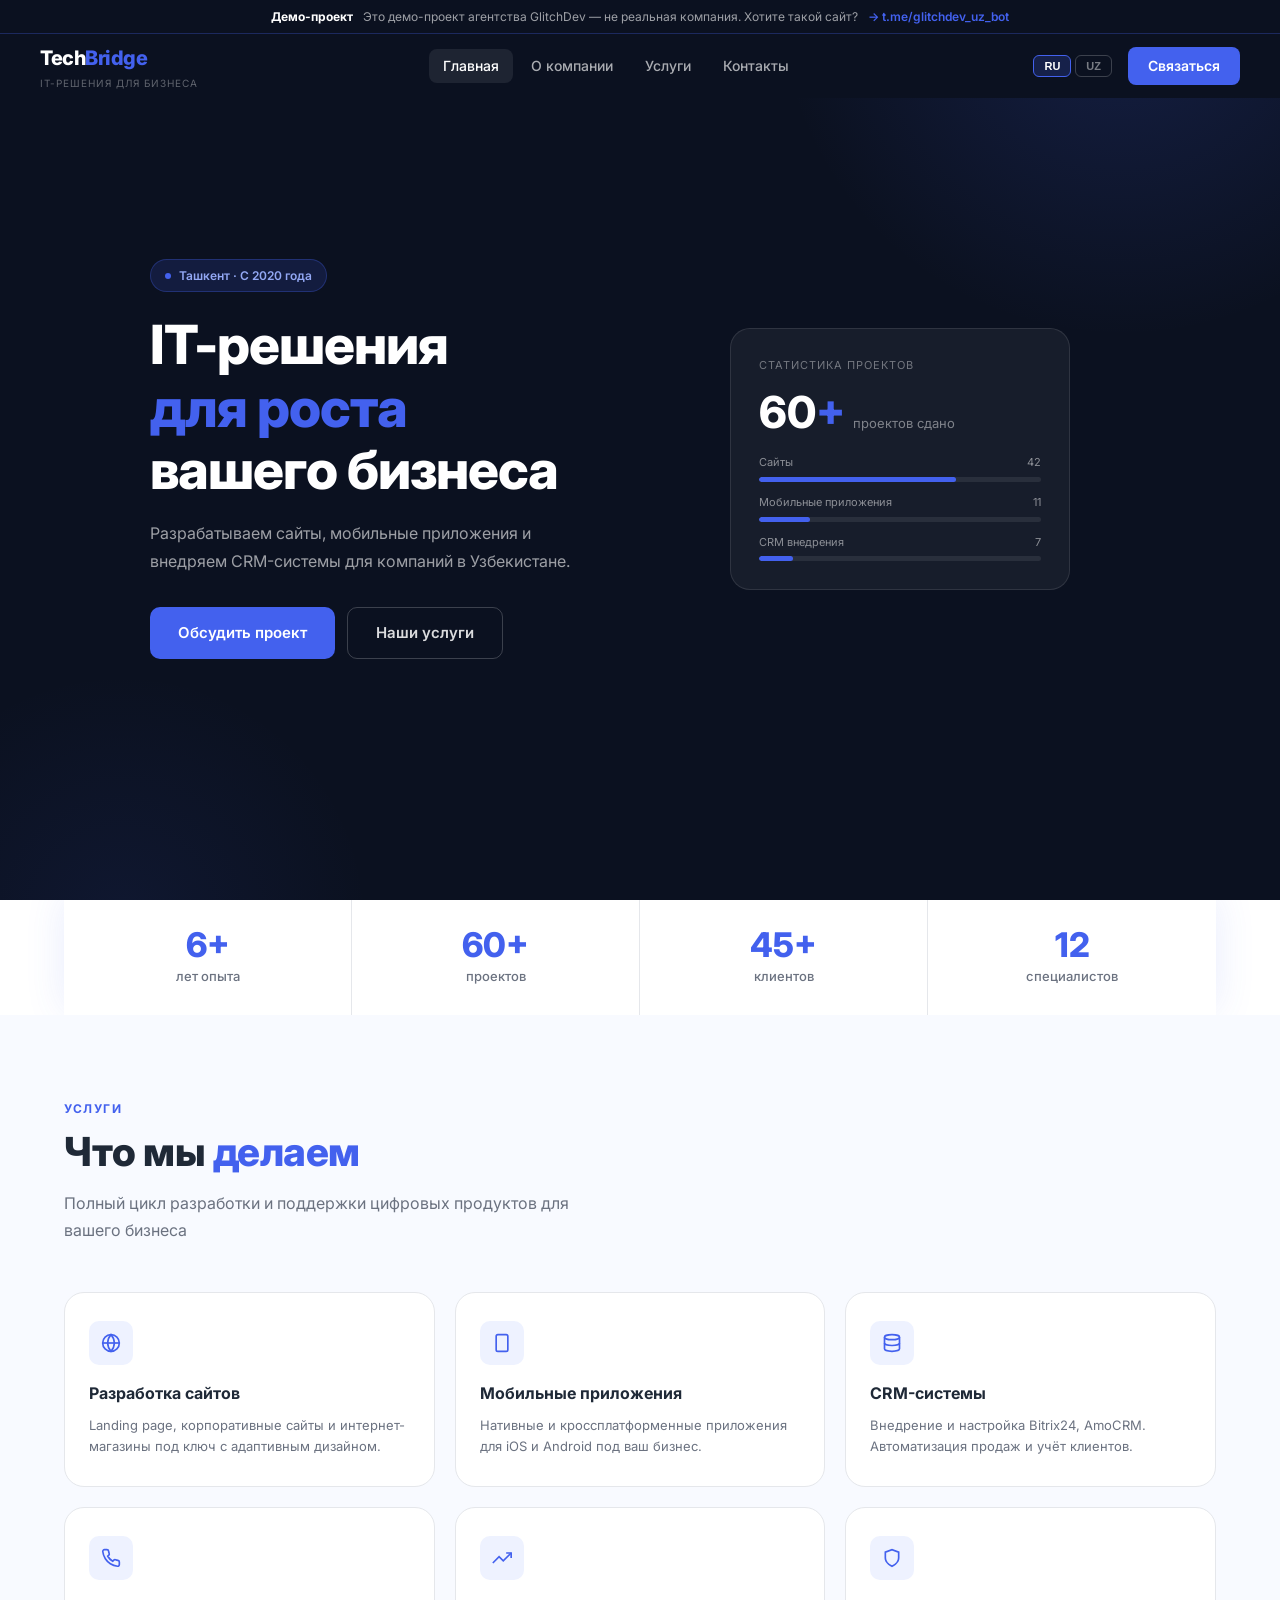
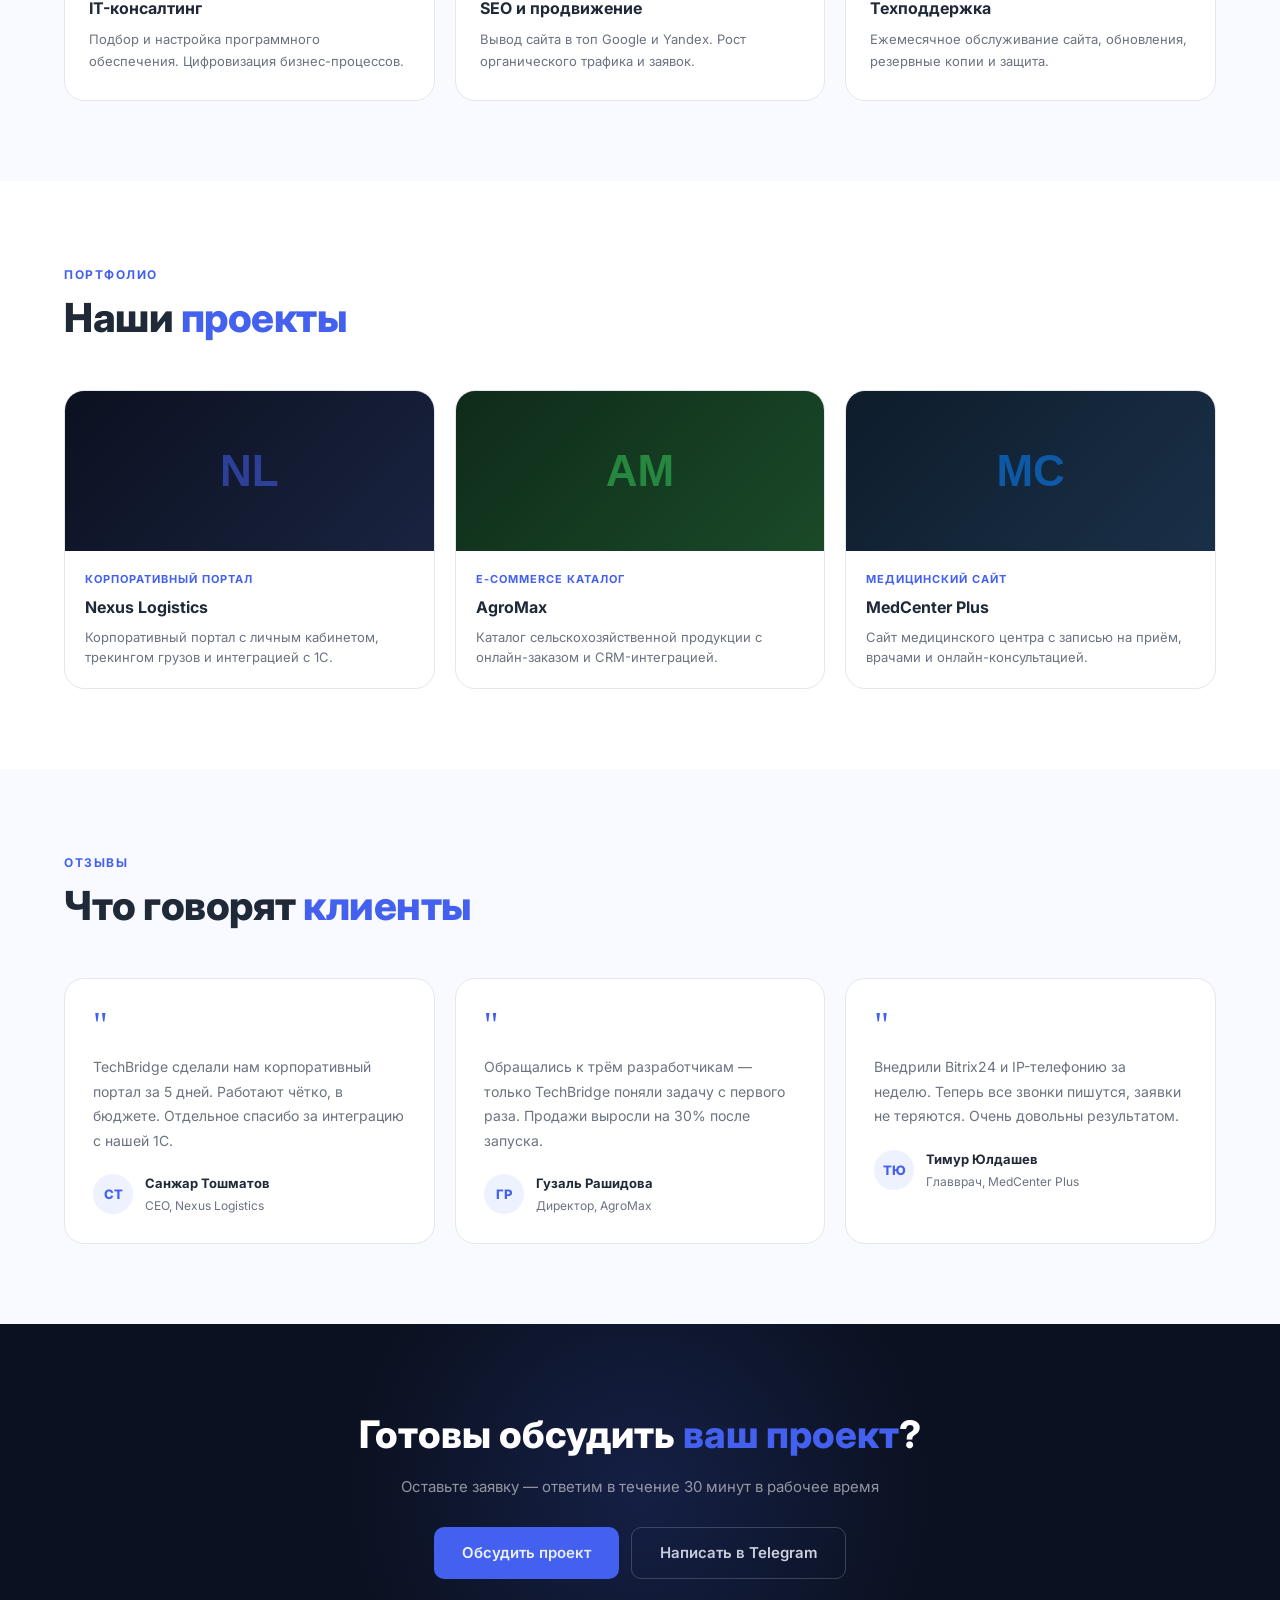
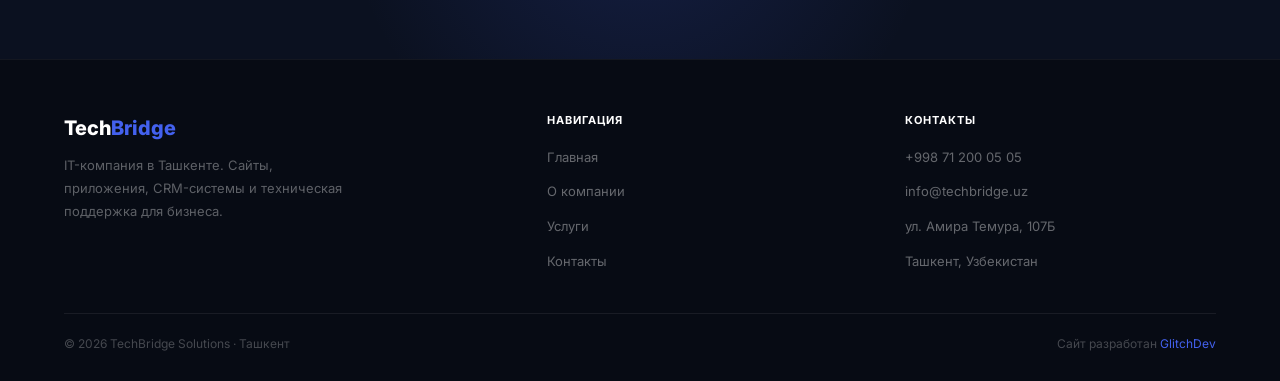
<file: portfolio/techbridge/index.html>
<!DOCTYPE html>
<html lang="ru">
<head>
  <meta charset="UTF-8" />
  <meta name="viewport" content="width=device-width, initial-scale=1.0" />
  <title>TechBridge — IT-решения для бизнеса</title>
  <link rel="preconnect" href="https://fonts.googleapis.com" />
  <link href="https://fonts.googleapis.com/css2?family=Inter:wght@400;500;600;700;800&display=swap" rel="stylesheet" />
  <link rel="stylesheet" href="css/style.css" />
<!-- Yandex.Metrika counter -->
<script type="text/javascript">
    (function(m,e,t,r,i,k,a){
        m[i]=m[i]||function(){(m[i].a=m[i].a||[]).push(arguments)};
        m[i].l=1*new Date();
        for (var j = 0; j < document.scripts.length; j++) {if (document.scripts[j].src === r) { return; }}
        k=e.createElement(t),a=e.getElementsByTagName(t)[0],k.async=1,k.src=r,a.parentNode.insertBefore(k,a)
    })(window, document,'script','https://mc.yandex.ru/metrika/tag.js?id=109571497', 'ym');
    ym(109571497, 'init', {ssr:true, webvisor:true, clickmap:true, ecommerce:"dataLayer", referrer: document.referrer, url: location.href, accurateTrackBounce:true, trackLinks:true});
</script>
<noscript><div><img src="https://mc.yandex.ru/watch/109571497" style="position:absolute; left:-9999px;" alt="" /></div></noscript>
<!-- /Yandex.Metrika counter -->
<!-- Google Analytics -->
<script async src="https://www.googletagmanager.com/gtag/js?id=G-6YMPX2XJYX"></script>
<script>
  window.dataLayer = window.dataLayer || [];
  function gtag(){dataLayer.push(arguments);}
  gtag('js', new Date());
  gtag('config', 'G-6YMPX2XJYX');
</script>
<!-- /Google Analytics -->
</head>
<body>

<!-- DEMO BANNER -->
<div class="demo-banner">
  <strong>Демо-проект</strong>
  Это демо-проект агентства GlitchDev — не реальная компания. Хотите такой сайт?
  <a href="https://t.me/glitchdev_uz_bot" target="_blank">→ t.me/glitchdev_uz_bot</a>
</div>

<!-- HEADER -->
<header id="header">
  <div class="nav-logo">
    <span class="logo-name">Tech<span>Bridge</span></span>
    <span class="logo-sub" data-i18n="logo_sub">IT-решения для бизнеса</span>
  </div>
  <nav class="nav-center">
    <a href="index.html" class="active" data-i18n="nav_home">Главная</a>
    <a href="about.html" data-i18n="nav_about">О компании</a>
    <a href="services.html" data-i18n="nav_services">Услуги</a>
    <a href="contacts.html" data-i18n="nav_contacts">Контакты</a>
  </nav>
  <div class="nav-right">
    <div class="lang-switcher">
      <button class="lang-btn" data-lang="ru">RU</button>
      <button class="lang-btn" data-lang="uz">UZ</button>
    </div>
    <a href="contacts.html" class="nav-cta-btn" data-i18n="nav_cta">Связаться</a>
    <div class="hamburger" id="hamburger"><span></span><span></span><span></span></div>
  </div>
</header>
<div class="mobile-menu" id="mobileMenu">
  <a href="index.html" data-i18n="nav_home">Главная</a>
  <a href="about.html" data-i18n="nav_about">О компании</a>
  <a href="services.html" data-i18n="nav_services">Услуги</a>
  <a href="contacts.html" data-i18n="nav_contacts">Контакты</a>
  <a href="contacts.html" class="mobile-cta" data-i18n="nav_cta">Связаться</a>
</div>

<!-- HERO -->
<section class="hero">
  <div class="container">
    <div class="hero-inner">
      <div class="hero-content fade-up">
        <div class="hero-badge" data-i18n="hero_badge">Ташкент · С 2020 года</div>
        <h1 class="hero-title">
          <span data-i18n="hero_title_1">IT-решения</span><br>
          <em data-i18n="hero_title_2">для роста</em><br>
          <span data-i18n="hero_title_3">вашего бизнеса</span>
        </h1>
        <p class="hero-sub" data-i18n="hero_sub">Разрабатываем сайты, мобильные приложения и внедряем CRM-системы для компаний в Узбекистане.</p>
        <div class="hero-btns">
          <a href="contacts.html" class="btn-primary" data-i18n="hero_btn1">Обсудить проект</a>
          <a href="services.html" class="btn-outline" data-i18n="hero_btn2">Наши услуги</a>
        </div>
      </div>
      <div class="hero-visual fade-up">
        <div class="hero-card">
          <div class="hero-card-title" data-i18n="card_title">Статистика проектов</div>
          <div class="hero-metric">
            <div class="num">60<span>+</span></div>
            <div class="lbl" data-i18n="card_metric">проектов сдано</div>
          </div>
          <div class="hero-bars">
            <div class="hero-bar-item">
              <div class="hero-bar-label"><span data-i18n="bar1">Сайты</span><span>42</span></div>
              <div class="hero-bar-track"><div class="hero-bar-fill" data-w="70%"></div></div>
            </div>
            <div class="hero-bar-item">
              <div class="hero-bar-label"><span data-i18n="bar2">Мобильные приложения</span><span>11</span></div>
              <div class="hero-bar-track"><div class="hero-bar-fill" data-w="18%"></div></div>
            </div>
            <div class="hero-bar-item">
              <div class="hero-bar-label"><span data-i18n="bar3">CRM внедрения</span><span>7</span></div>
              <div class="hero-bar-track"><div class="hero-bar-fill" data-w="12%"></div></div>
            </div>
          </div>
        </div>
      </div>
    </div>
  </div>
</section>

<!-- STATS -->
<div class="stats-section">
  <div class="container">
    <div class="stats-bar fade-up">
      <div class="stat-item">
        <div class="stat-num" data-i18n="stat1_num">6+</div>
        <div class="stat-label" data-i18n="stat1_label">лет опыта</div>
      </div>
      <div class="stat-item">
        <div class="stat-num" data-i18n="stat2_num">60+</div>
        <div class="stat-label" data-i18n="stat2_label">проектов</div>
      </div>
      <div class="stat-item">
        <div class="stat-num" data-i18n="stat3_num">45+</div>
        <div class="stat-label" data-i18n="stat3_label">клиентов</div>
      </div>
      <div class="stat-item">
        <div class="stat-num" data-i18n="stat4_num">12</div>
        <div class="stat-label" data-i18n="stat4_label">специалистов</div>
      </div>
    </div>
  </div>
</div>

<!-- SERVICES -->
<section class="services-section">
  <div class="container">
    <div class="section-head fade-up">
      <div class="section-tag" data-i18n="svc_tag">Услуги</div>
      <h2 class="section-title" data-i18n="svc_title">Что мы <em>делаем</em></h2>
      <p class="section-sub" data-i18n="svc_sub">Полный цикл разработки и поддержки цифровых продуктов для вашего бизнеса</p>
    </div>
    <div class="services-grid">
      <div class="service-card fade-up">
        <div class="service-icon"><svg viewBox="0 0 24 24" fill="none" stroke="currentColor" stroke-width="2"><circle cx="12" cy="12" r="10"/><line x1="2" y1="12" x2="22" y2="12"/><path d="M12 2a15.3 15.3 0 0 1 4 10 15.3 15.3 0 0 1-4 10 15.3 15.3 0 0 1-4-10 15.3 15.3 0 0 1 4-10z"/></svg></div>
        <h3 data-i18n="s1_title">Разработка сайтов</h3>
        <p data-i18n="s1_text">Landing page, корпоративные сайты и интернет-магазины под ключ с адаптивным дизайном.</p>
      </div>
      <div class="service-card fade-up">
        <div class="service-icon"><svg viewBox="0 0 24 24" fill="none" stroke="currentColor" stroke-width="2"><rect x="5" y="2" width="14" height="20" rx="2"/><line x1="12" y1="18" x2="12.01" y2="18"/></svg></div>
        <h3 data-i18n="s2_title">Мобильные приложения</h3>
        <p data-i18n="s2_text">Нативные и кроссплатформенные приложения для iOS и Android под ваш бизнес.</p>
      </div>
      <div class="service-card fade-up">
        <div class="service-icon"><svg viewBox="0 0 24 24" fill="none" stroke="currentColor" stroke-width="2"><ellipse cx="12" cy="5" rx="9" ry="3"/><path d="M21 12c0 1.66-4 3-9 3s-9-1.34-9-3"/><path d="M3 5v14c0 1.66 4 3 9 3s9-1.34 9-3V5"/></svg></div>
        <h3 data-i18n="s3_title">CRM-системы</h3>
        <p data-i18n="s3_text">Внедрение и настройка Bitrix24, AmoCRM. Автоматизация продаж и учёт клиентов.</p>
      </div>
      <div class="service-card fade-up">
        <div class="service-icon"><svg viewBox="0 0 24 24" fill="none" stroke="currentColor" stroke-width="2"><path d="M22 16.92v3a2 2 0 0 1-2.18 2 19.79 19.79 0 0 1-8.63-3.07 19.5 19.5 0 0 1-6-6A19.79 19.79 0 0 1 2.12 4.18 2 2 0 0 1 4.11 2h3a2 2 0 0 1 2 1.72c.127.96.361 1.903.7 2.81a2 2 0 0 1-.45 2.11L8.09 9.91a16 16 0 0 0 6 6l1.27-1.27a2 2 0 0 1 2.11-.45c.907.339 1.85.573 2.81.7A2 2 0 0 1 22 16.92z"/></svg></div>
        <h3 data-i18n="s4_title">IT-консалтинг</h3>
        <p data-i18n="s4_text">Подбор и настройка программного обеспечения. Цифровизация бизнес-процессов.</p>
      </div>
      <div class="service-card fade-up">
        <div class="service-icon"><svg viewBox="0 0 24 24" fill="none" stroke="currentColor" stroke-width="2"><polyline points="23 6 13.5 15.5 8.5 10.5 1 18"/><polyline points="17 6 23 6 23 12"/></svg></div>
        <h3 data-i18n="s5_title">SEO и продвижение</h3>
        <p data-i18n="s5_text">Вывод сайта в топ Google и Yandex. Рост органического трафика и заявок.</p>
      </div>
      <div class="service-card fade-up">
        <div class="service-icon"><svg viewBox="0 0 24 24" fill="none" stroke="currentColor" stroke-width="2"><path d="M12 22s8-4 8-10V5l-8-3-8 3v7c0 6 8 10 8 10z"/></svg></div>
        <h3 data-i18n="s6_title">Техподдержка</h3>
        <p data-i18n="s6_text">Ежемесячное обслуживание сайта, обновления, резервные копии и защита.</p>
      </div>
    </div>
  </div>
</section>

<!-- CASES -->
<section>
  <div class="container">
    <div class="section-head fade-up">
      <div class="section-tag" data-i18n="cases_tag">Портфолио</div>
      <h2 class="section-title" data-i18n="cases_title">Наши <em>проекты</em></h2>
    </div>
    <div class="cases-grid">
      <div class="case-card fade-up">
        <div class="case-img" style="background:linear-gradient(135deg,#0B1120,#1a2340)">
          <span style="font-size:44px;font-weight:900;color:rgba(67,97,238,0.55);font-family:sans-serif">NL</span>
        </div>
        <div class="case-body">
          <div class="case-cat" data-i18n="case1_cat">Корпоративный портал</div>
          <h3 data-i18n="case1_title">Nexus Logistics</h3>
          <p data-i18n="case1_text">Корпоративный портал с личным кабинетом, трекингом грузов и интеграцией с 1С.</p>
        </div>
      </div>
      <div class="case-card fade-up">
        <div class="case-img" style="background:linear-gradient(135deg,#0f2b1a,#1a4a28)">
          <span style="font-size:44px;font-weight:900;color:rgba(52,199,89,0.55);font-family:sans-serif">AM</span>
        </div>
        <div class="case-body">
          <div class="case-cat" data-i18n="case2_cat">E-commerce каталог</div>
          <h3 data-i18n="case2_title">AgroMax</h3>
          <p data-i18n="case2_text">Каталог сельскохозяйственной продукции с онлайн-заказом и CRM-интеграцией.</p>
        </div>
      </div>
      <div class="case-card fade-up">
        <div class="case-img" style="background:linear-gradient(135deg,#0e1c2b,#1a3048)">
          <span style="font-size:44px;font-weight:900;color:rgba(10,132,255,0.55);font-family:sans-serif">MC</span>
        </div>
        <div class="case-body">
          <div class="case-cat" data-i18n="case3_cat">Медицинский сайт</div>
          <h3 data-i18n="case3_title">MedCenter Plus</h3>
          <p data-i18n="case3_text">Сайт медицинского центра с записью на приём, врачами и онлайн-консультацией.</p>
        </div>
      </div>
    </div>
  </div>
</section>

<!-- REVIEWS -->
<section class="reviews-section">
  <div class="container">
    <div class="section-head fade-up">
      <div class="section-tag" data-i18n="rev_tag">Отзывы</div>
      <h2 class="section-title" data-i18n="rev_title">Что говорят <em>клиенты</em></h2>
    </div>
    <div class="reviews-grid">
      <div class="review-card fade-up">
        <div class="review-quote">"</div>
        <p class="review-text" data-i18n="rev1_text">TechBridge сделали нам корпоративный портал за 5 дней. Работают чётко, в бюджете. Отдельное спасибо за интеграцию с нашей 1С.</p>
        <div class="review-author">
          <div class="review-avatar">СТ</div>
          <div>
            <div class="review-name" data-i18n="rev1_name">Санжар Тошматов</div>
            <div class="review-role" data-i18n="rev1_role">CEO, Nexus Logistics</div>
          </div>
        </div>
      </div>
      <div class="review-card fade-up">
        <div class="review-quote">"</div>
        <p class="review-text" data-i18n="rev2_text">Обращались к трём разработчикам — только TechBridge поняли задачу с первого раза. Продажи выросли на 30% после запуска.</p>
        <div class="review-author">
          <div class="review-avatar">ГР</div>
          <div>
            <div class="review-name" data-i18n="rev2_name">Гузаль Рашидова</div>
            <div class="review-role" data-i18n="rev2_role">Директор, AgroMax</div>
          </div>
        </div>
      </div>
      <div class="review-card fade-up">
        <div class="review-quote">"</div>
        <p class="review-text" data-i18n="rev3_text">Внедрили Bitrix24 и IP-телефонию за неделю. Теперь все звонки пишутся, заявки не теряются. Очень довольны результатом.</p>
        <div class="review-author">
          <div class="review-avatar">ТЮ</div>
          <div>
            <div class="review-name" data-i18n="rev3_name">Тимур Юлдашев</div>
            <div class="review-role" data-i18n="rev3_role">Главврач, MedCenter Plus</div>
          </div>
        </div>
      </div>
    </div>
  </div>
</section>

<!-- CTA -->
<section class="cta-section">
  <div class="container">
    <h2 data-i18n="cta_title">Готовы обсудить <em>ваш проект</em>?</h2>
    <p data-i18n="cta_sub">Оставьте заявку — ответим в течение 30 минут в рабочее время</p>
    <div class="cta-btns">
      <a href="contacts.html" class="btn-primary" data-i18n="cta_btn1">Обсудить проект</a>
      <a href="https://t.me/glitchdev_uz_bot" target="_blank" class="btn-outline" data-i18n="cta_btn2">Написать в Telegram</a>
    </div>
  </div>
</section>

<!-- FOOTER -->
<footer>
  <div class="container">
    <div class="footer-grid">
      <div class="footer-brand">
        <div class="logo-name">Tech<span>Bridge</span></div>
        <p class="footer-desc" data-i18n="footer_desc">IT-компания в Ташкенте. Сайты, приложения, CRM-системы и техническая поддержка для бизнеса.</p>
      </div>
      <div>
        <div class="footer-heading" data-i18n="footer_nav">Навигация</div>
        <ul class="footer-links">
          <li><a href="index.html" data-i18n="nav_home">Главная</a></li>
          <li><a href="about.html" data-i18n="nav_about">О компании</a></li>
          <li><a href="services.html" data-i18n="nav_services">Услуги</a></li>
          <li><a href="contacts.html" data-i18n="nav_contacts">Контакты</a></li>
        </ul>
      </div>
      <div>
        <div class="footer-heading" data-i18n="footer_contacts">Контакты</div>
        <ul class="footer-links">
          <li><a href="tel:+998712000505">+998 71 200 05 05</a></li>
          <li><a href="mailto:info@techbridge.uz">info@techbridge.uz</a></li>
          <li><a>ул. Амира Темура, 107Б</a></li>
          <li><a>Ташкент, Узбекистан</a></li>
        </ul>
      </div>
    </div>
    <div class="footer-bottom">
      <div class="footer-copy" data-i18n="footer_copy">© 2026 TechBridge Solutions · Ташкент</div>
      <div class="footer-dev" data-i18n="footer_dev">Сайт разработан <a href="https://t.me/glitchdev_uz_bot" target="_blank">GlitchDev</a></div>
    </div>
  </div>
</footer>

<script src="js/main.js"></script>
</body>
</html>
</file>
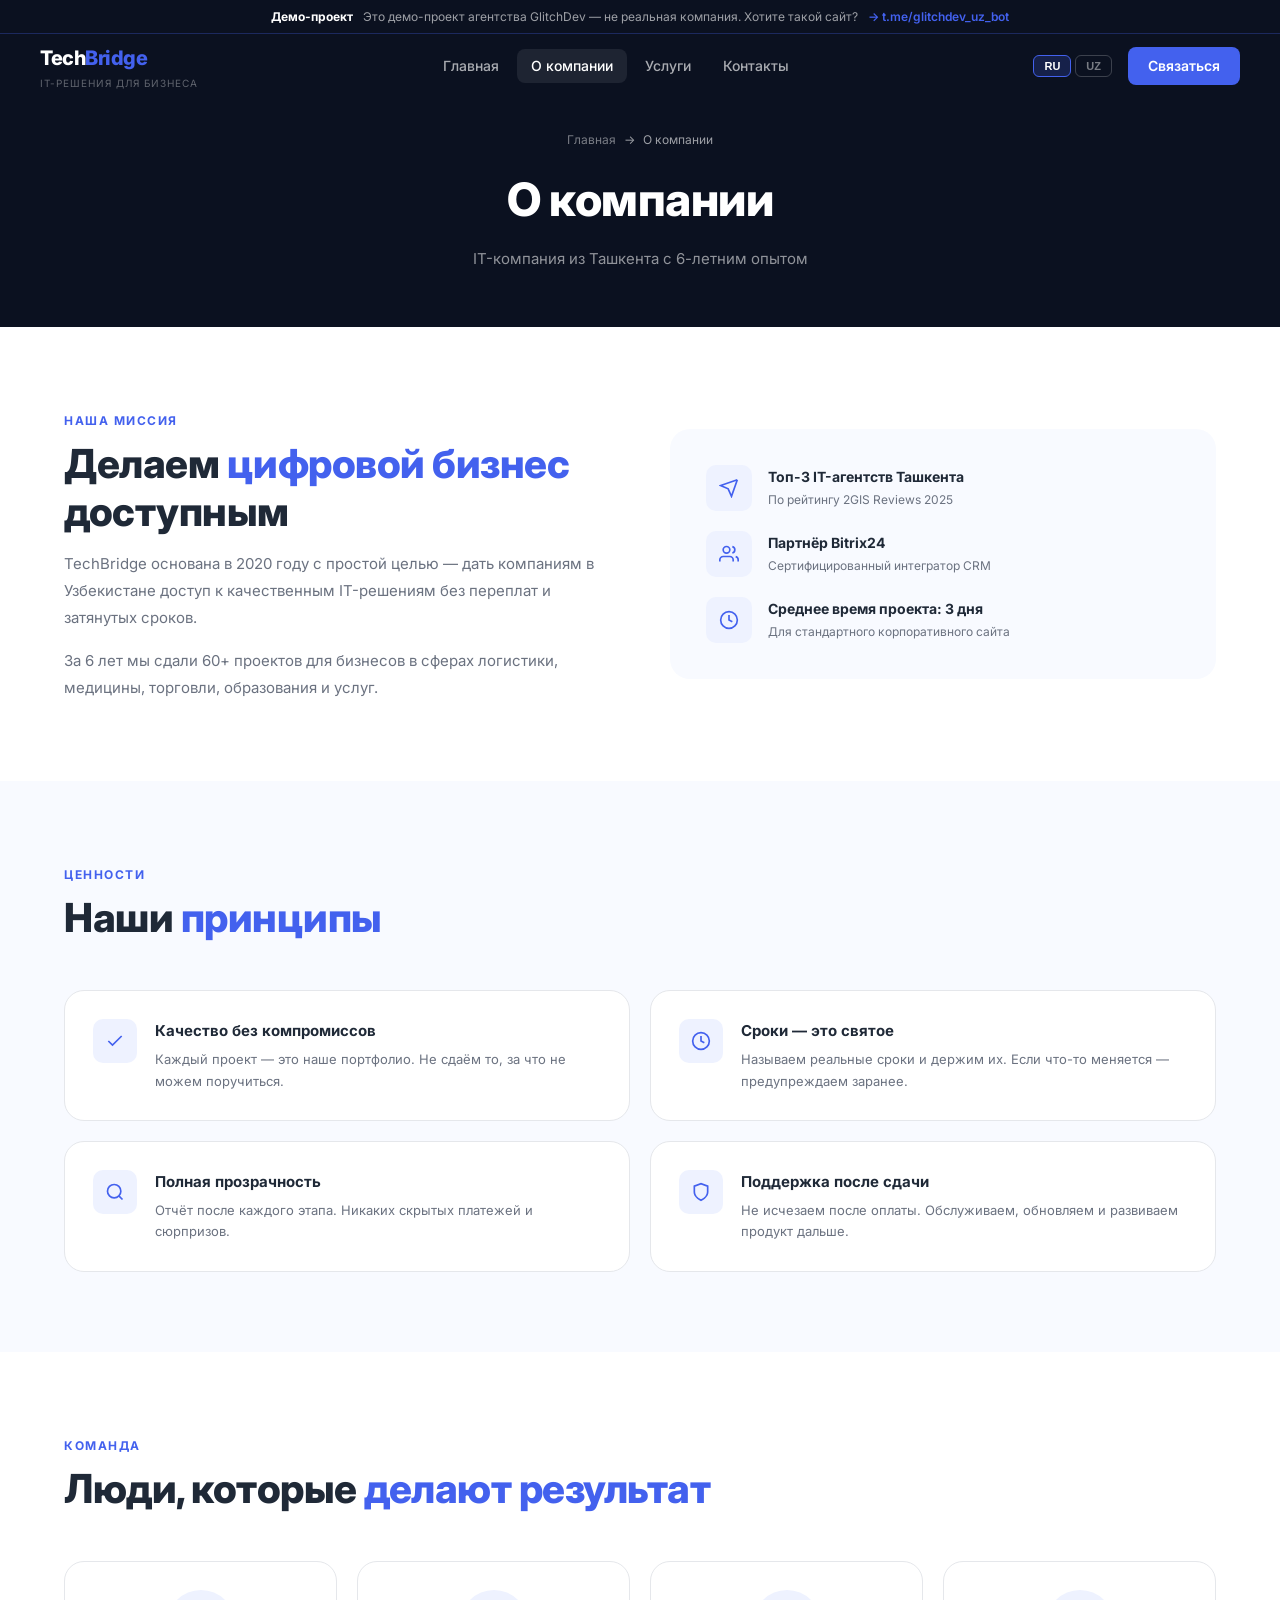
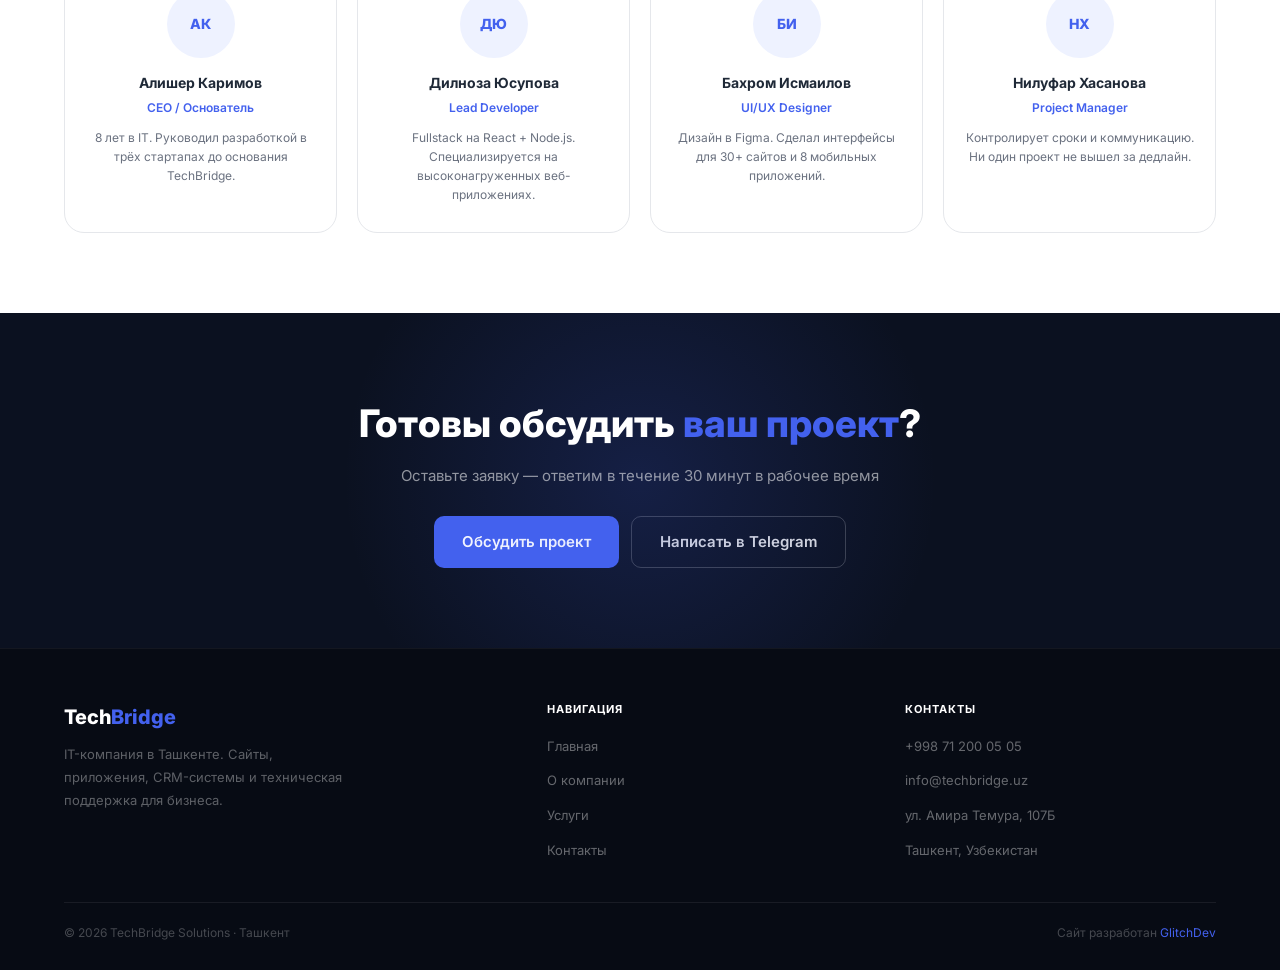
<file: portfolio/techbridge/about.html>
<!DOCTYPE html>
<html lang="ru">
<head>
  <meta charset="UTF-8" />
  <meta name="viewport" content="width=device-width, initial-scale=1.0" />
  <title>О компании — TechBridge</title>
  <link rel="preconnect" href="https://fonts.googleapis.com" />
  <link href="https://fonts.googleapis.com/css2?family=Inter:wght@400;500;600;700;800&display=swap" rel="stylesheet" />
  <link rel="stylesheet" href="css/style.css" />
<!-- Yandex.Metrika counter -->
<script type="text/javascript">
    (function(m,e,t,r,i,k,a){
        m[i]=m[i]||function(){(m[i].a=m[i].a||[]).push(arguments)};
        m[i].l=1*new Date();
        for (var j = 0; j < document.scripts.length; j++) {if (document.scripts[j].src === r) { return; }}
        k=e.createElement(t),a=e.getElementsByTagName(t)[0],k.async=1,k.src=r,a.parentNode.insertBefore(k,a)
    })(window, document,'script','https://mc.yandex.ru/metrika/tag.js?id=109571497', 'ym');
    ym(109571497, 'init', {ssr:true, webvisor:true, clickmap:true, ecommerce:"dataLayer", referrer: document.referrer, url: location.href, accurateTrackBounce:true, trackLinks:true});
</script>
<noscript><div><img src="https://mc.yandex.ru/watch/109571497" style="position:absolute; left:-9999px;" alt="" /></div></noscript>
<!-- /Yandex.Metrika counter -->
<!-- Google Analytics -->
<script async src="https://www.googletagmanager.com/gtag/js?id=G-6YMPX2XJYX"></script>
<script>
  window.dataLayer = window.dataLayer || [];
  function gtag(){dataLayer.push(arguments);}
  gtag('js', new Date());
  gtag('config', 'G-6YMPX2XJYX');
</script>
<!-- /Google Analytics -->
</head>
<body>

<div class="demo-banner">
  <strong>Демо-проект</strong>
  Это демо-проект агентства GlitchDev — не реальная компания. Хотите такой сайт?
  <a href="https://t.me/glitchdev_uz_bot" target="_blank">→ t.me/glitchdev_uz_bot</a>
</div>

<header id="header">
  <div class="nav-logo">
    <span class="logo-name">Tech<span>Bridge</span></span>
    <span class="logo-sub" data-i18n="logo_sub">IT-решения для бизнеса</span>
  </div>
  <nav class="nav-center">
    <a href="index.html" data-i18n="nav_home">Главная</a>
    <a href="about.html" class="active" data-i18n="nav_about">О компании</a>
    <a href="services.html" data-i18n="nav_services">Услуги</a>
    <a href="contacts.html" data-i18n="nav_contacts">Контакты</a>
  </nav>
  <div class="nav-right">
    <div class="lang-switcher">
      <button class="lang-btn" data-lang="ru">RU</button>
      <button class="lang-btn" data-lang="uz">UZ</button>
    </div>
    <a href="contacts.html" class="nav-cta-btn" data-i18n="nav_cta">Связаться</a>
    <div class="hamburger" id="hamburger"><span></span><span></span><span></span></div>
  </div>
</header>
<div class="mobile-menu" id="mobileMenu">
  <a href="index.html" data-i18n="nav_home">Главная</a>
  <a href="about.html" data-i18n="nav_about">О компании</a>
  <a href="services.html" data-i18n="nav_services">Услуги</a>
  <a href="contacts.html" data-i18n="nav_contacts">Контакты</a>
  <a href="contacts.html" class="mobile-cta" data-i18n="nav_cta">Связаться</a>
</div>

<!-- PAGE HERO -->
<section class="page-hero">
  <div class="container">
    <div class="breadcrumb">
      <a href="index.html" data-i18n="nav_home">Главная</a>
      <span>→</span>
      <span data-i18n="nav_about">О компании</span>
    </div>
    <h1 data-i18n="about_hero_title">О компании</h1>
    <p data-i18n="about_hero_sub">IT-компания из Ташкента с 6-летним опытом</p>
  </div>
</section>

<!-- MISSION -->
<section>
  <div class="container">
    <div class="about-split">
      <div class="fade-up">
        <div class="section-tag" data-i18n="mission_tag">Наша миссия</div>
        <h2 class="section-title" data-i18n="mission_title">Делаем <em>цифровой бизнес</em> доступным</h2>
        <p style="font-size:15px;color:var(--text-2);line-height:1.8;margin-bottom:16px" data-i18n="mission_text1">TechBridge основана в 2020 году с простой целью — дать компаниям в Узбекистане доступ к качественным IT-решениям без переплат и затянутых сроков.</p>
        <p style="font-size:15px;color:var(--text-2);line-height:1.8" data-i18n="mission_text2">За 6 лет мы сдали 60+ проектов для бизнесов в сферах логистики, медицины, торговли, образования и услуг.</p>
      </div>
      <div class="about-achieve fade-up">
        <div class="achieve-item">
          <div class="achieve-icon"><svg viewBox="0 0 24 24" fill="none" stroke="currentColor" stroke-width="2"><polyline points="22 2 15 22 11 13 2 9 22 2"/></svg></div>
          <div>
            <div class="achieve-title" data-i18n="ach1_title">Топ-3 IT-агентств Ташкента</div>
            <div class="achieve-sub" data-i18n="ach1_text">По рейтингу 2GIS Reviews 2025</div>
          </div>
        </div>
        <div class="achieve-item">
          <div class="achieve-icon"><svg viewBox="0 0 24 24" fill="none" stroke="currentColor" stroke-width="2"><path d="M17 21v-2a4 4 0 0 0-4-4H5a4 4 0 0 0-4 4v2"/><circle cx="9" cy="7" r="4"/><path d="M23 21v-2a4 4 0 0 0-3-3.87"/><path d="M16 3.13a4 4 0 0 1 0 7.75"/></svg></div>
          <div>
            <div class="achieve-title" data-i18n="ach2_title">Партнёр Bitrix24</div>
            <div class="achieve-sub" data-i18n="ach2_text">Сертифицированный интегратор CRM</div>
          </div>
        </div>
        <div class="achieve-item">
          <div class="achieve-icon"><svg viewBox="0 0 24 24" fill="none" stroke="currentColor" stroke-width="2"><circle cx="12" cy="12" r="10"/><polyline points="12 6 12 12 16 14"/></svg></div>
          <div>
            <div class="achieve-title" data-i18n="ach3_title">Среднее время проекта: 3 дня</div>
            <div class="achieve-sub" data-i18n="ach3_text">Для стандартного корпоративного сайта</div>
          </div>
        </div>
      </div>
    </div>
  </div>
</section>

<!-- VALUES -->
<section style="background:var(--bg-2)">
  <div class="container">
    <div class="section-head fade-up">
      <div class="section-tag" data-i18n="val_tag">Ценности</div>
      <h2 class="section-title" data-i18n="val_title">Наши <em>принципы</em></h2>
    </div>
    <div class="values-grid">
      <div class="value-card fade-up">
        <div class="value-icon"><svg viewBox="0 0 24 24" fill="none" stroke="currentColor" stroke-width="2"><polyline points="20 6 9 17 4 12"/></svg></div>
        <div>
          <h3 data-i18n="val1_title">Качество без компромиссов</h3>
          <p data-i18n="val1_text">Каждый проект — это наше портфолио. Не сдаём то, за что не можем поручиться.</p>
        </div>
      </div>
      <div class="value-card fade-up">
        <div class="value-icon"><svg viewBox="0 0 24 24" fill="none" stroke="currentColor" stroke-width="2"><circle cx="12" cy="12" r="10"/><polyline points="12 6 12 12 16 14"/></svg></div>
        <div>
          <h3 data-i18n="val2_title">Сроки — это святое</h3>
          <p data-i18n="val2_text">Называем реальные сроки и держим их. Если что-то меняется — предупреждаем заранее.</p>
        </div>
      </div>
      <div class="value-card fade-up">
        <div class="value-icon"><svg viewBox="0 0 24 24" fill="none" stroke="currentColor" stroke-width="2"><circle cx="11" cy="11" r="8"/><line x1="21" y1="21" x2="16.65" y2="16.65"/></svg></div>
        <div>
          <h3 data-i18n="val3_title">Полная прозрачность</h3>
          <p data-i18n="val3_text">Отчёт после каждого этапа. Никаких скрытых платежей и сюрпризов.</p>
        </div>
      </div>
      <div class="value-card fade-up">
        <div class="value-icon"><svg viewBox="0 0 24 24" fill="none" stroke="currentColor" stroke-width="2"><path d="M12 22s8-4 8-10V5l-8-3-8 3v7c0 6 8 10 8 10z"/></svg></div>
        <div>
          <h3 data-i18n="val4_title">Поддержка после сдачи</h3>
          <p data-i18n="val4_text">Не исчезаем после оплаты. Обслуживаем, обновляем и развиваем продукт дальше.</p>
        </div>
      </div>
    </div>
  </div>
</section>

<!-- TEAM -->
<section>
  <div class="container">
    <div class="section-head fade-up">
      <div class="section-tag" data-i18n="team_tag">Команда</div>
      <h2 class="section-title" data-i18n="team_title">Люди, которые <em>делают результат</em></h2>
    </div>
    <div class="team-grid">
      <div class="team-card fade-up">
        <div class="team-photo">АК</div>
        <h3 data-i18n="tm1_name">Алишер Каримов</h3>
        <div class="team-role" data-i18n="tm1_role">CEO / Основатель</div>
        <p data-i18n="tm1_text">8 лет в IT. Руководил разработкой в трёх стартапах до основания TechBridge.</p>
      </div>
      <div class="team-card fade-up">
        <div class="team-photo">ДЮ</div>
        <h3 data-i18n="tm2_name">Дилноза Юсупова</h3>
        <div class="team-role" data-i18n="tm2_role">Lead Developer</div>
        <p data-i18n="tm2_text">Fullstack на React + Node.js. Специализируется на высоконагруженных веб-приложениях.</p>
      </div>
      <div class="team-card fade-up">
        <div class="team-photo">БИ</div>
        <h3 data-i18n="tm3_name">Бахром Исмаилов</h3>
        <div class="team-role" data-i18n="tm3_role">UI/UX Designer</div>
        <p data-i18n="tm3_text">Дизайн в Figma. Сделал интерфейсы для 30+ сайтов и 8 мобильных приложений.</p>
      </div>
      <div class="team-card fade-up">
        <div class="team-photo">НХ</div>
        <h3 data-i18n="tm4_name">Нилуфар Хасанова</h3>
        <div class="team-role" data-i18n="tm4_role">Project Manager</div>
        <p data-i18n="tm4_text">Контролирует сроки и коммуникацию. Ни один проект не вышел за дедлайн.</p>
      </div>
    </div>
  </div>
</section>

<!-- CTA -->
<section class="cta-section">
  <div class="container">
    <h2 data-i18n="cta_title">Готовы обсудить <em>ваш проект</em>?</h2>
    <p data-i18n="cta_sub">Оставьте заявку — ответим в течение 30 минут в рабочее время</p>
    <div class="cta-btns">
      <a href="contacts.html" class="btn-primary" data-i18n="cta_btn1">Обсудить проект</a>
      <a href="https://t.me/glitchdev_uz_bot" target="_blank" class="btn-outline" data-i18n="cta_btn2">Написать в Telegram</a>
    </div>
  </div>
</section>

<footer>
  <div class="container">
    <div class="footer-grid">
      <div class="footer-brand">
        <div class="logo-name">Tech<span>Bridge</span></div>
        <p class="footer-desc" data-i18n="footer_desc">IT-компания в Ташкенте. Сайты, приложения, CRM-системы и техническая поддержка для бизнеса.</p>
      </div>
      <div>
        <div class="footer-heading" data-i18n="footer_nav">Навигация</div>
        <ul class="footer-links">
          <li><a href="index.html" data-i18n="nav_home">Главная</a></li>
          <li><a href="about.html" data-i18n="nav_about">О компании</a></li>
          <li><a href="services.html" data-i18n="nav_services">Услуги</a></li>
          <li><a href="contacts.html" data-i18n="nav_contacts">Контакты</a></li>
        </ul>
      </div>
      <div>
        <div class="footer-heading" data-i18n="footer_contacts">Контакты</div>
        <ul class="footer-links">
          <li><a href="tel:+998712000505">+998 71 200 05 05</a></li>
          <li><a href="mailto:info@techbridge.uz">info@techbridge.uz</a></li>
          <li><a>ул. Амира Темура, 107Б</a></li>
          <li><a>Ташкент, Узбекистан</a></li>
        </ul>
      </div>
    </div>
    <div class="footer-bottom">
      <div class="footer-copy" data-i18n="footer_copy">© 2026 TechBridge Solutions · Ташкент</div>
      <div class="footer-dev" data-i18n="footer_dev">Сайт разработан <a href="https://t.me/glitchdev_uz_bot" target="_blank">GlitchDev</a></div>
    </div>
  </div>
</footer>
<script src="js/main.js"></script>
</body>
</html>
</file>
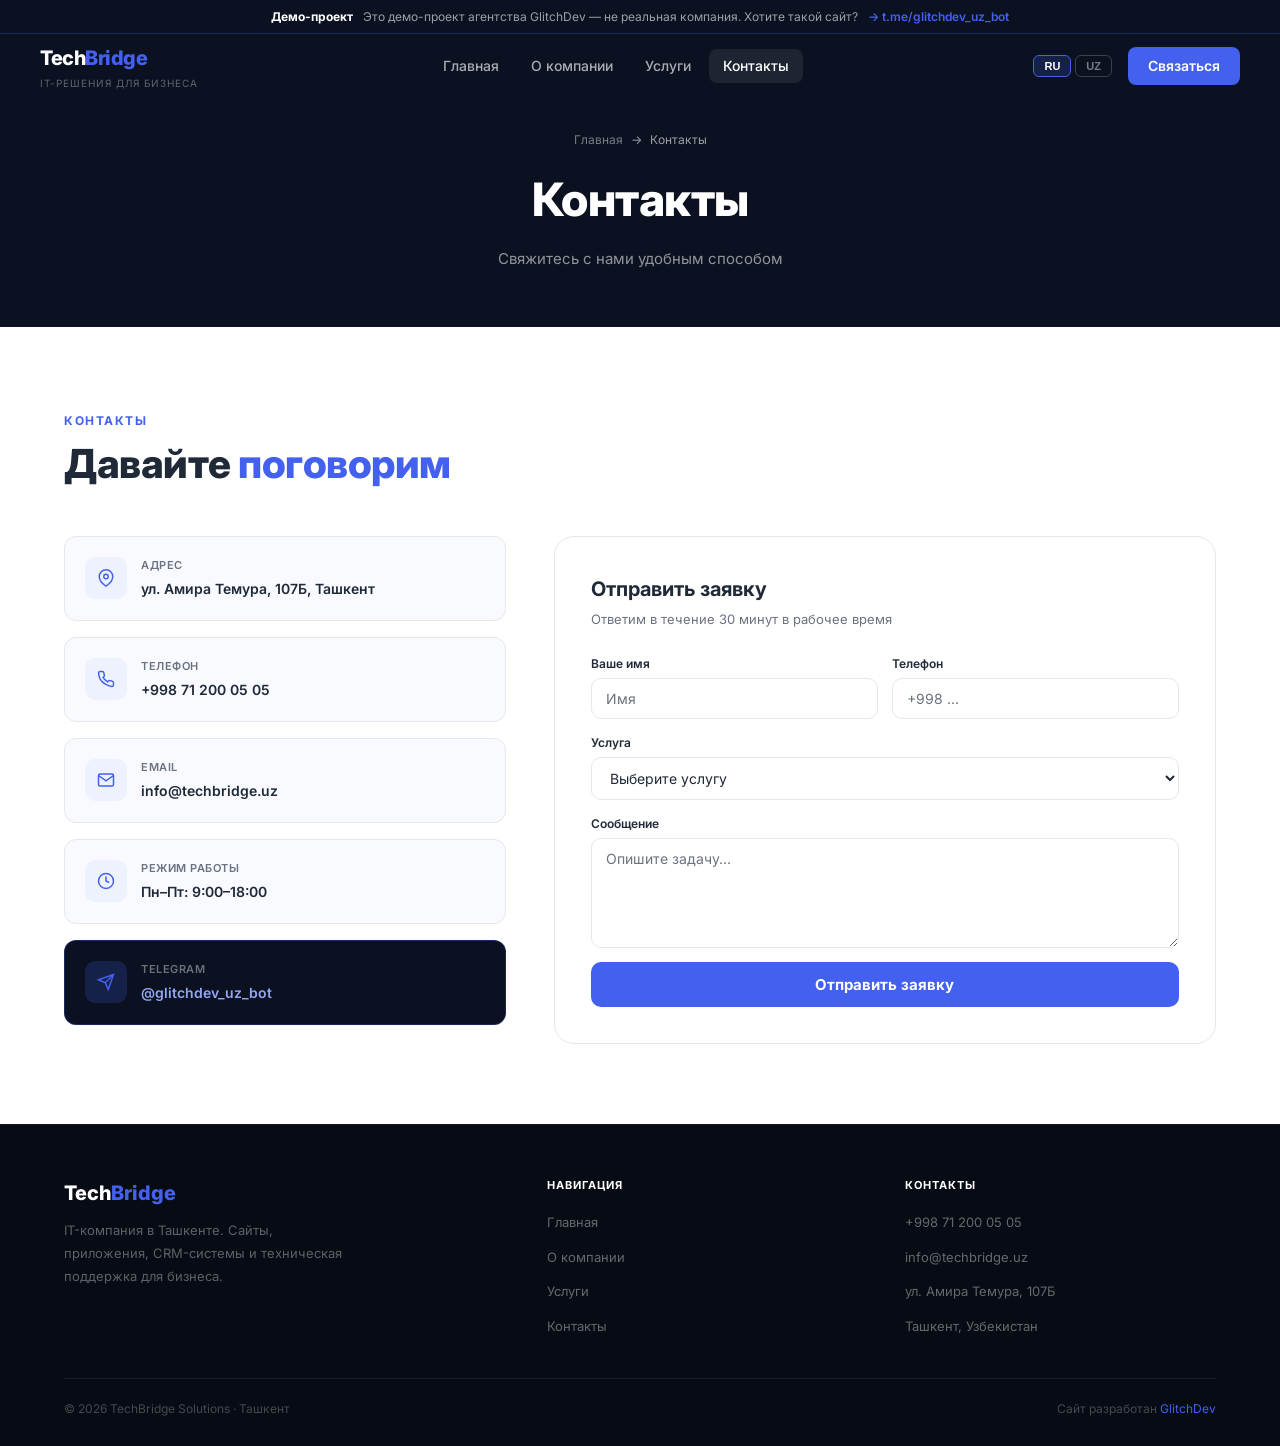
<file: portfolio/techbridge/contacts.html>
<!DOCTYPE html>
<html lang="ru">
<head>
  <meta charset="UTF-8" />
  <meta name="viewport" content="width=device-width, initial-scale=1.0" />
  <title>Контакты — TechBridge</title>
  <link rel="preconnect" href="https://fonts.googleapis.com" />
  <link href="https://fonts.googleapis.com/css2?family=Inter:wght@400;500;600;700;800&display=swap" rel="stylesheet" />
  <link rel="stylesheet" href="css/style.css" />
<!-- Yandex.Metrika counter -->
<script type="text/javascript">
    (function(m,e,t,r,i,k,a){
        m[i]=m[i]||function(){(m[i].a=m[i].a||[]).push(arguments)};
        m[i].l=1*new Date();
        for (var j = 0; j < document.scripts.length; j++) {if (document.scripts[j].src === r) { return; }}
        k=e.createElement(t),a=e.getElementsByTagName(t)[0],k.async=1,k.src=r,a.parentNode.insertBefore(k,a)
    })(window, document,'script','https://mc.yandex.ru/metrika/tag.js?id=109571497', 'ym');
    ym(109571497, 'init', {ssr:true, webvisor:true, clickmap:true, ecommerce:"dataLayer", referrer: document.referrer, url: location.href, accurateTrackBounce:true, trackLinks:true});
</script>
<noscript><div><img src="https://mc.yandex.ru/watch/109571497" style="position:absolute; left:-9999px;" alt="" /></div></noscript>
<!-- /Yandex.Metrika counter -->
<!-- Google Analytics -->
<script async src="https://www.googletagmanager.com/gtag/js?id=G-6YMPX2XJYX"></script>
<script>
  window.dataLayer = window.dataLayer || [];
  function gtag(){dataLayer.push(arguments);}
  gtag('js', new Date());
  gtag('config', 'G-6YMPX2XJYX');
</script>
<!-- /Google Analytics -->
</head>
<body>

<div class="demo-banner">
  <strong>Демо-проект</strong>
  Это демо-проект агентства GlitchDev — не реальная компания. Хотите такой сайт?
  <a href="https://t.me/glitchdev_uz_bot" target="_blank">→ t.me/glitchdev_uz_bot</a>
</div>

<header id="header">
  <div class="nav-logo">
    <span class="logo-name">Tech<span>Bridge</span></span>
    <span class="logo-sub" data-i18n="logo_sub">IT-решения для бизнеса</span>
  </div>
  <nav class="nav-center">
    <a href="index.html" data-i18n="nav_home">Главная</a>
    <a href="about.html" data-i18n="nav_about">О компании</a>
    <a href="services.html" data-i18n="nav_services">Услуги</a>
    <a href="contacts.html" class="active" data-i18n="nav_contacts">Контакты</a>
  </nav>
  <div class="nav-right">
    <div class="lang-switcher">
      <button class="lang-btn" data-lang="ru">RU</button>
      <button class="lang-btn" data-lang="uz">UZ</button>
    </div>
    <a href="contacts.html" class="nav-cta-btn" data-i18n="nav_cta">Связаться</a>
    <div class="hamburger" id="hamburger"><span></span><span></span><span></span></div>
  </div>
</header>
<div class="mobile-menu" id="mobileMenu">
  <a href="index.html" data-i18n="nav_home">Главная</a>
  <a href="about.html" data-i18n="nav_about">О компании</a>
  <a href="services.html" data-i18n="nav_services">Услуги</a>
  <a href="contacts.html" data-i18n="nav_contacts">Контакты</a>
  <a href="contacts.html" class="mobile-cta" data-i18n="nav_cta">Связаться</a>
</div>

<!-- PAGE HERO -->
<section class="page-hero">
  <div class="container">
    <div class="breadcrumb">
      <a href="index.html" data-i18n="nav_home">Главная</a>
      <span>→</span>
      <span data-i18n="nav_contacts">Контакты</span>
    </div>
    <h1 data-i18n="cont_hero_title">Контакты</h1>
    <p data-i18n="cont_hero_sub">Свяжитесь с нами удобным способом</p>
  </div>
</section>

<!-- CONTACTS -->
<section>
  <div class="container">
    <div class="section-head fade-up">
      <div class="section-tag" data-i18n="cont_tag">Контакты</div>
      <h2 class="section-title" data-i18n="cont_title">Давайте <em>поговорим</em></h2>
    </div>
    <div class="contacts-layout">
      <div class="contact-cards fade-up">
        <div class="contact-card">
          <div class="contact-icon-wrap">
            <svg viewBox="0 0 24 24" fill="none" stroke="currentColor" stroke-width="2"><path d="M21 10c0 7-9 13-9 13s-9-6-9-13a9 9 0 0 1 18 0z"/><circle cx="12" cy="10" r="3"/></svg>
          </div>
          <div>
            <div class="contact-label" data-i18n="info1_label">Адрес</div>
            <div class="contact-val" data-i18n="info1_val">ул. Амира Темура, 107Б, Ташкент</div>
          </div>
        </div>
        <div class="contact-card">
          <div class="contact-icon-wrap">
            <svg viewBox="0 0 24 24" fill="none" stroke="currentColor" stroke-width="2"><path d="M22 16.92v3a2 2 0 0 1-2.18 2 19.79 19.79 0 0 1-8.63-3.07A19.5 19.5 0 0 1 4.19 12.1 19.79 19.79 0 0 1 2.12 4.18 2 2 0 0 1 4.11 2h3a2 2 0 0 1 2 1.72c.127.96.361 1.903.7 2.81a2 2 0 0 1-.45 2.11L8.09 9.91a16 16 0 0 0 6 6l1.27-1.27a2 2 0 0 1 2.11-.45c.907.339 1.85.573 2.81.7A2 2 0 0 1 22 16.92z"/></svg>
          </div>
          <div>
            <div class="contact-label" data-i18n="info2_label">Телефон</div>
            <div class="contact-val" data-i18n="info2_val">+998 71 200 05 05</div>
          </div>
        </div>
        <div class="contact-card">
          <div class="contact-icon-wrap">
            <svg viewBox="0 0 24 24" fill="none" stroke="currentColor" stroke-width="2"><path d="M4 4h16c1.1 0 2 .9 2 2v12c0 1.1-.9 2-2 2H4c-1.1 0-2-.9-2-2V6c0-1.1.9-2 2-2z"/><polyline points="22,6 12,13 2,6"/></svg>
          </div>
          <div>
            <div class="contact-label" data-i18n="info3_label">Email</div>
            <div class="contact-val" data-i18n="info3_val">info@techbridge.uz</div>
          </div>
        </div>
        <div class="contact-card">
          <div class="contact-icon-wrap">
            <svg viewBox="0 0 24 24" fill="none" stroke="currentColor" stroke-width="2"><circle cx="12" cy="12" r="10"/><polyline points="12 6 12 12 16 14"/></svg>
          </div>
          <div>
            <div class="contact-label" data-i18n="info4_label">Режим работы</div>
            <div class="contact-val" data-i18n="info4_val">Пн–Пт: 9:00–18:00</div>
          </div>
        </div>
        <div class="contact-card" style="background:var(--navy);border-color:rgba(67,97,238,0.3)">
          <div class="contact-icon-wrap" style="background:rgba(67,97,238,0.2)">
            <svg viewBox="0 0 24 24" fill="none" stroke="#4361EE" stroke-width="2"><line x1="22" y1="2" x2="11" y2="13"/><polygon points="22 2 15 22 11 13 2 9 22 2"/></svg>
          </div>
          <div>
            <div class="contact-label" style="color:rgba(255,255,255,0.4)">Telegram</div>
            <div class="contact-val" style="color:#93A8F4"><a href="https://t.me/glitchdev_uz_bot" target="_blank" style="color:#93A8F4">@glitchdev_uz_bot</a></div>
          </div>
        </div>
      </div>

      <div class="contact-form fade-up">
        <div class="form-title" data-i18n="form_title">Отправить заявку</div>
        <div class="form-sub" data-i18n="form_sub">Ответим в течение 30 минут в рабочее время</div>
        <form id="contactForm">
          <div class="form-row">
            <div class="form-group">
              <label data-i18n="f_name">Ваше имя</label>
              <input id="f-name" type="text" class="form-input" data-i18n-ph="f_name_ph" placeholder="Имя" required />
            </div>
            <div class="form-group">
              <label data-i18n="f_phone">Телефон</label>
              <input id="f-phone" type="tel" class="form-input" data-i18n-ph="f_phone_ph" placeholder="+998 ..." required />
            </div>
          </div>
          <div class="form-group">
            <label data-i18n="f_service">Услуга</label>
            <select id="f-service" class="form-input">
              <option value="" data-i18n="f_service_ph">Выберите услугу</option>
              <option data-i18n="f_opt1">Разработка сайта</option>
              <option data-i18n="f_opt2">Мобильное приложение</option>
              <option data-i18n="f_opt3">CRM-система</option>
              <option data-i18n="f_opt4">IP-телефония</option>
              <option data-i18n="f_opt5">SEO</option>
              <option data-i18n="f_opt6">Техподдержка</option>
              <option data-i18n="f_opt7">Другое</option>
            </select>
          </div>
          <div class="form-group">
            <label data-i18n="f_message">Сообщение</label>
            <textarea id="f-message" class="form-input" data-i18n-ph="f_message_ph" placeholder="Опишите задачу..."></textarea>
          </div>
          <button type="submit" class="form-submit" data-i18n="f_submit">Отправить заявку</button>
        </form>
      </div>
    </div>
  </div>
</section>

<footer>
  <div class="container">
    <div class="footer-grid">
      <div class="footer-brand">
        <div class="logo-name">Tech<span>Bridge</span></div>
        <p class="footer-desc" data-i18n="footer_desc">IT-компания в Ташкенте. Сайты, приложения, CRM-системы и техническая поддержка для бизнеса.</p>
      </div>
      <div>
        <div class="footer-heading" data-i18n="footer_nav">Навигация</div>
        <ul class="footer-links">
          <li><a href="index.html" data-i18n="nav_home">Главная</a></li>
          <li><a href="about.html" data-i18n="nav_about">О компании</a></li>
          <li><a href="services.html" data-i18n="nav_services">Услуги</a></li>
          <li><a href="contacts.html" data-i18n="nav_contacts">Контакты</a></li>
        </ul>
      </div>
      <div>
        <div class="footer-heading" data-i18n="footer_contacts">Контакты</div>
        <ul class="footer-links">
          <li><a href="tel:+998712000505">+998 71 200 05 05</a></li>
          <li><a href="mailto:info@techbridge.uz">info@techbridge.uz</a></li>
          <li><a>ул. Амира Темура, 107Б</a></li>
          <li><a>Ташкент, Узбекистан</a></li>
        </ul>
      </div>
    </div>
    <div class="footer-bottom">
      <div class="footer-copy" data-i18n="footer_copy">© 2026 TechBridge Solutions · Ташкент</div>
      <div class="footer-dev" data-i18n="footer_dev">Сайт разработан <a href="https://t.me/glitchdev_uz_bot" target="_blank">GlitchDev</a></div>
    </div>
  </div>
</footer>
<script src="js/main.js"></script>
</body>
</html>
</file>
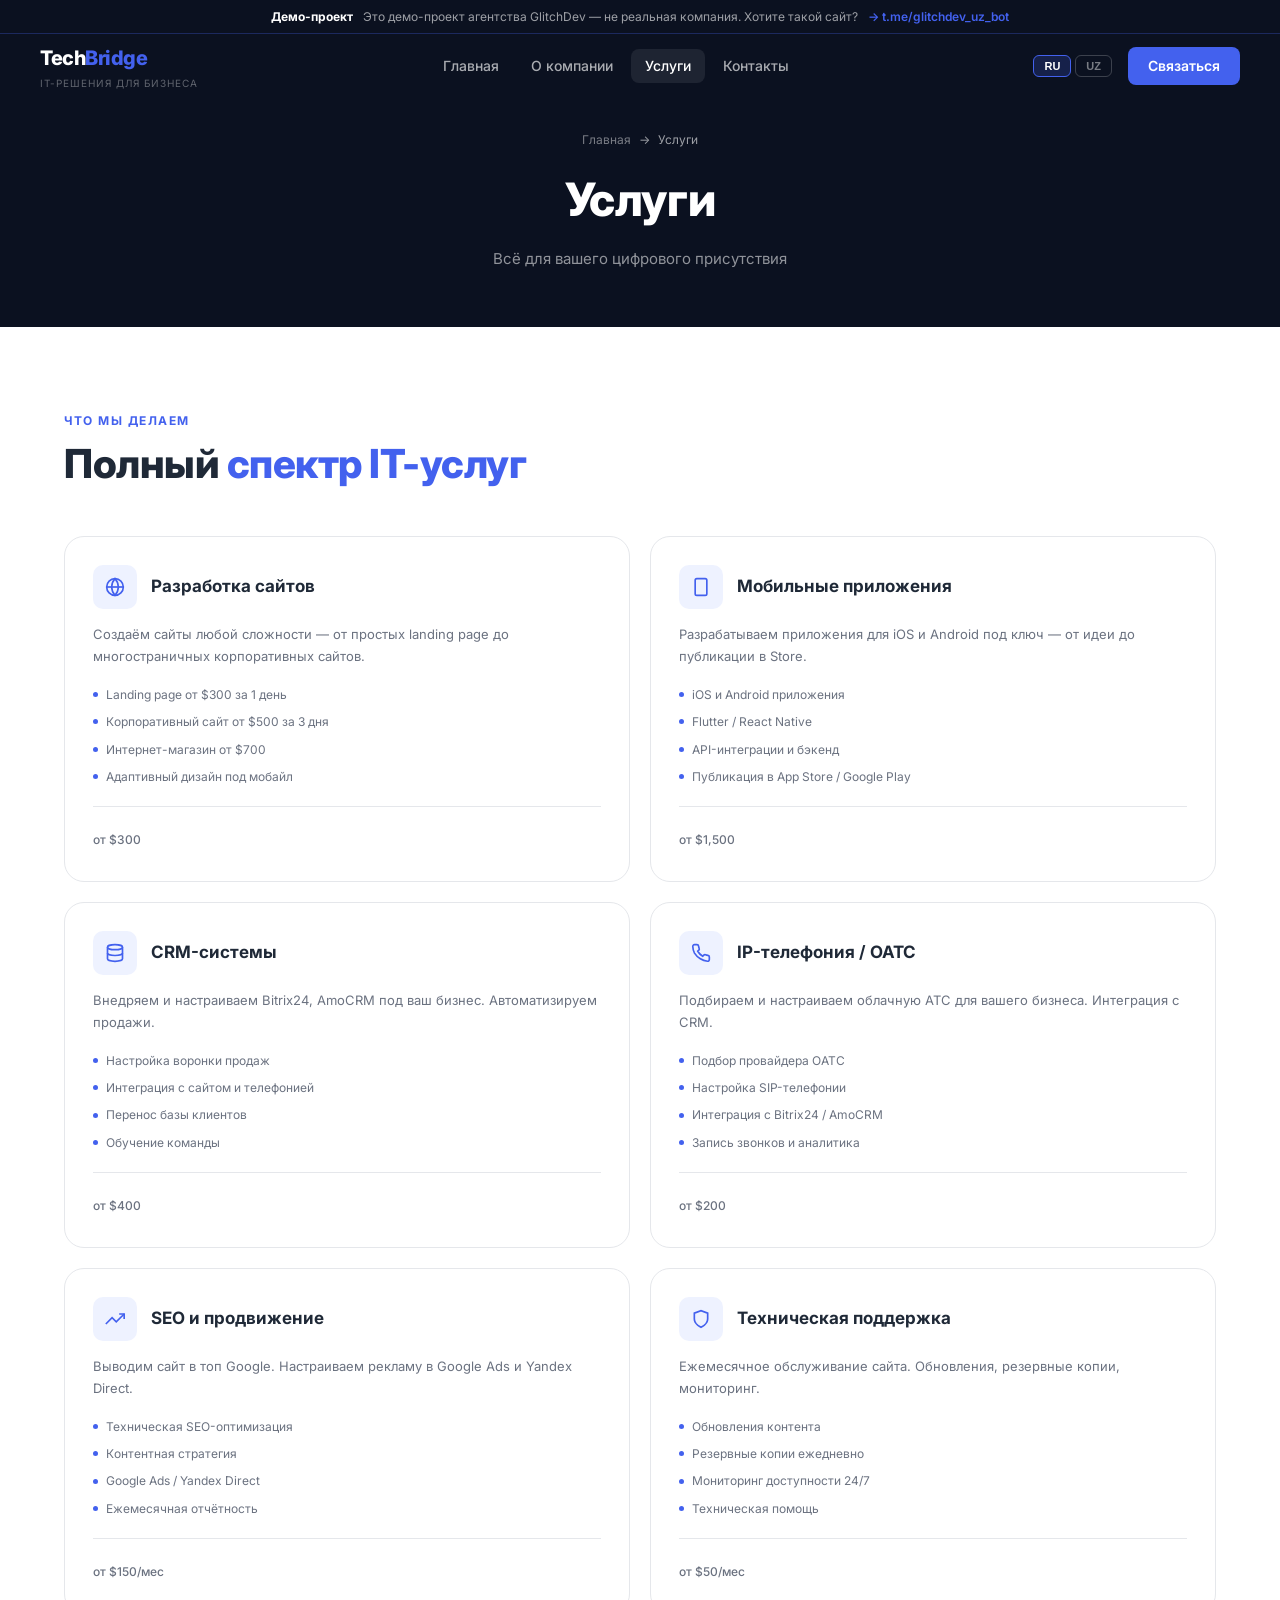
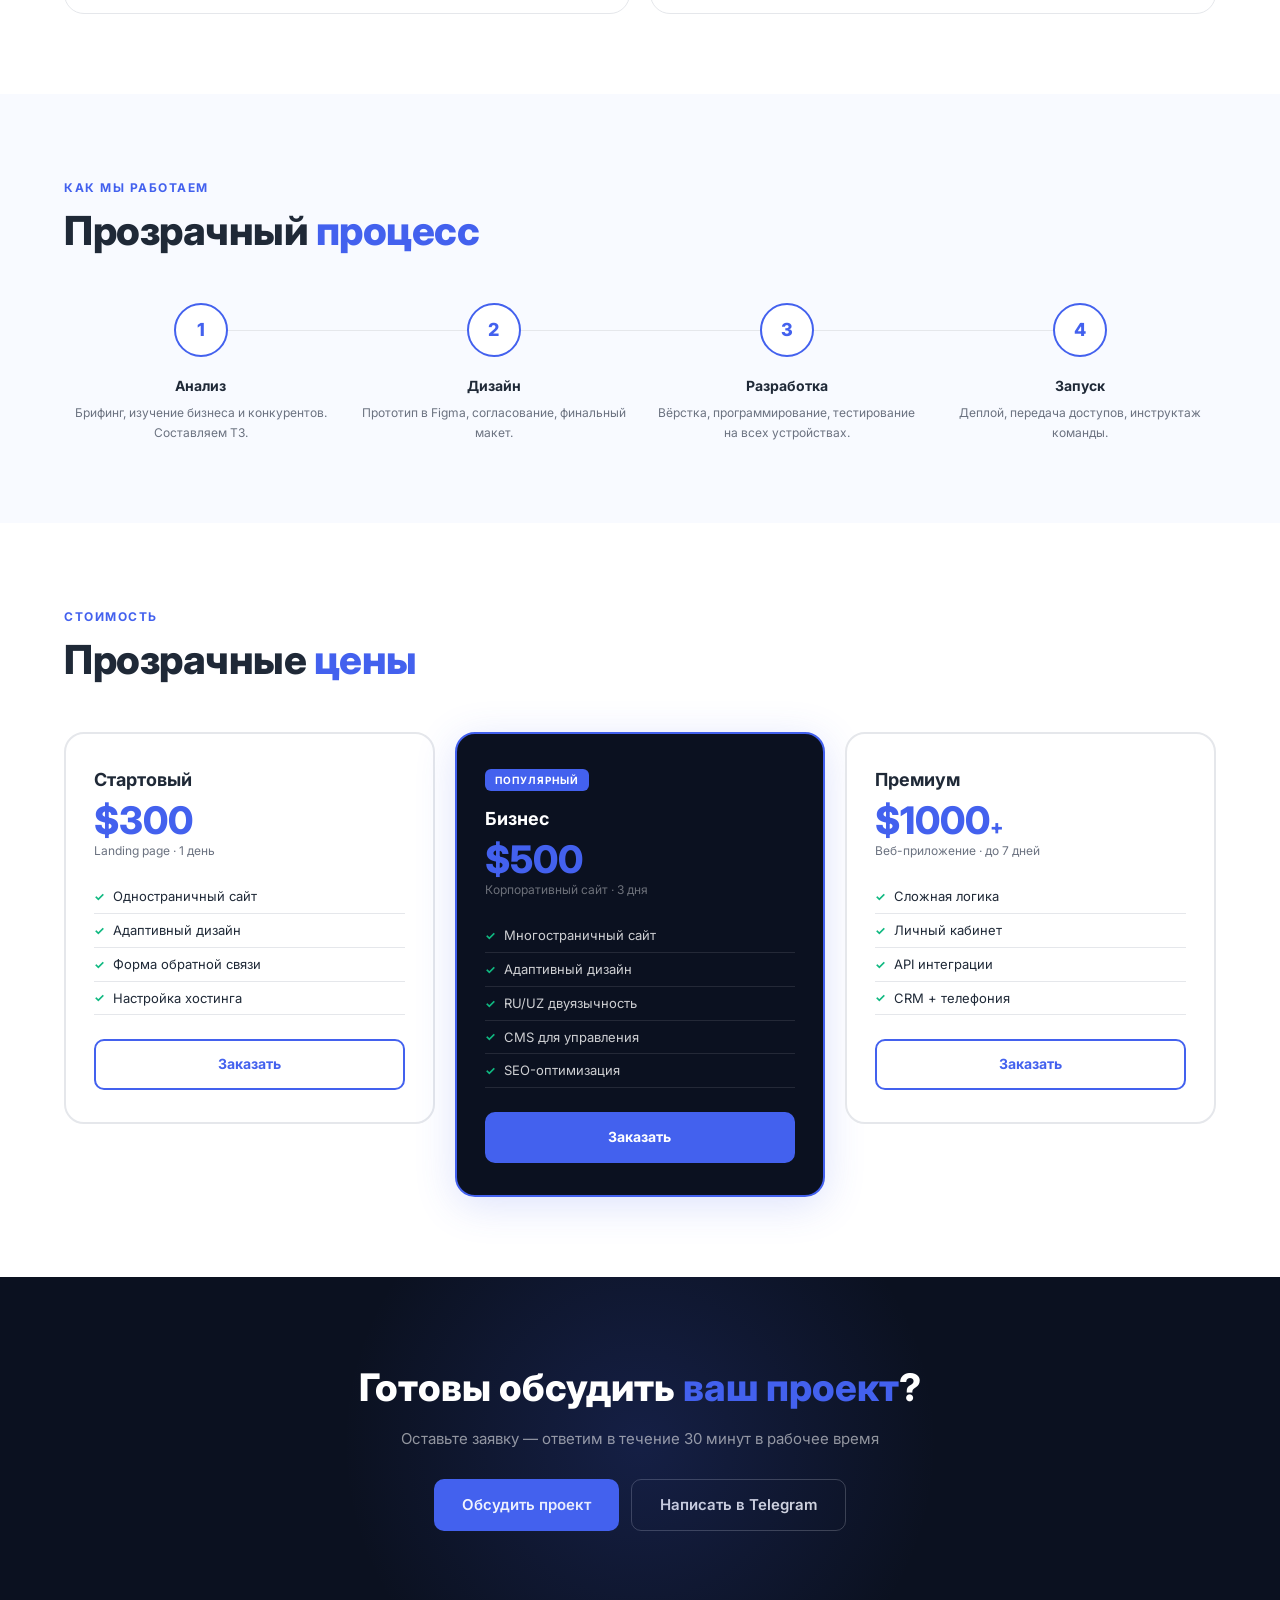
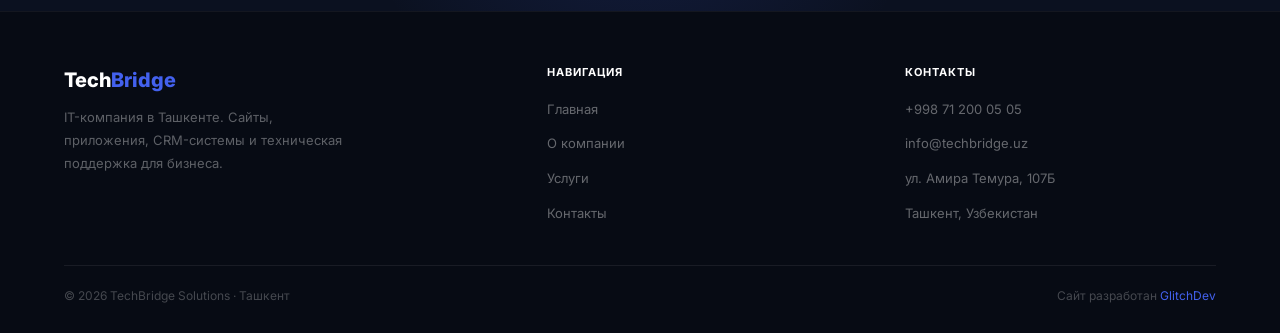
<file: portfolio/techbridge/services.html>
<!DOCTYPE html>
<html lang="ru">
<head>
  <meta charset="UTF-8" />
  <meta name="viewport" content="width=device-width, initial-scale=1.0" />
  <title>Услуги — TechBridge</title>
  <link rel="preconnect" href="https://fonts.googleapis.com" />
  <link href="https://fonts.googleapis.com/css2?family=Inter:wght@400;500;600;700;800&display=swap" rel="stylesheet" />
  <link rel="stylesheet" href="css/style.css" />
<!-- Yandex.Metrika counter -->
<script type="text/javascript">
    (function(m,e,t,r,i,k,a){
        m[i]=m[i]||function(){(m[i].a=m[i].a||[]).push(arguments)};
        m[i].l=1*new Date();
        for (var j = 0; j < document.scripts.length; j++) {if (document.scripts[j].src === r) { return; }}
        k=e.createElement(t),a=e.getElementsByTagName(t)[0],k.async=1,k.src=r,a.parentNode.insertBefore(k,a)
    })(window, document,'script','https://mc.yandex.ru/metrika/tag.js?id=109571497', 'ym');
    ym(109571497, 'init', {ssr:true, webvisor:true, clickmap:true, ecommerce:"dataLayer", referrer: document.referrer, url: location.href, accurateTrackBounce:true, trackLinks:true});
</script>
<noscript><div><img src="https://mc.yandex.ru/watch/109571497" style="position:absolute; left:-9999px;" alt="" /></div></noscript>
<!-- /Yandex.Metrika counter -->
<!-- Google Analytics -->
<script async src="https://www.googletagmanager.com/gtag/js?id=G-6YMPX2XJYX"></script>
<script>
  window.dataLayer = window.dataLayer || [];
  function gtag(){dataLayer.push(arguments);}
  gtag('js', new Date());
  gtag('config', 'G-6YMPX2XJYX');
</script>
<!-- /Google Analytics -->
</head>
<body>

<div class="demo-banner">
  <strong>Демо-проект</strong>
  Это демо-проект агентства GlitchDev — не реальная компания. Хотите такой сайт?
  <a href="https://t.me/glitchdev_uz_bot" target="_blank">→ t.me/glitchdev_uz_bot</a>
</div>

<header id="header">
  <div class="nav-logo">
    <span class="logo-name">Tech<span>Bridge</span></span>
    <span class="logo-sub" data-i18n="logo_sub">IT-решения для бизнеса</span>
  </div>
  <nav class="nav-center">
    <a href="index.html" data-i18n="nav_home">Главная</a>
    <a href="about.html" data-i18n="nav_about">О компании</a>
    <a href="services.html" class="active" data-i18n="nav_services">Услуги</a>
    <a href="contacts.html" data-i18n="nav_contacts">Контакты</a>
  </nav>
  <div class="nav-right">
    <div class="lang-switcher">
      <button class="lang-btn" data-lang="ru">RU</button>
      <button class="lang-btn" data-lang="uz">UZ</button>
    </div>
    <a href="contacts.html" class="nav-cta-btn" data-i18n="nav_cta">Связаться</a>
    <div class="hamburger" id="hamburger"><span></span><span></span><span></span></div>
  </div>
</header>
<div class="mobile-menu" id="mobileMenu">
  <a href="index.html" data-i18n="nav_home">Главная</a>
  <a href="about.html" data-i18n="nav_about">О компании</a>
  <a href="services.html" data-i18n="nav_services">Услуги</a>
  <a href="contacts.html" data-i18n="nav_contacts">Контакты</a>
  <a href="contacts.html" class="mobile-cta" data-i18n="nav_cta">Связаться</a>
</div>

<!-- PAGE HERO -->
<section class="page-hero">
  <div class="container">
    <div class="breadcrumb">
      <a href="index.html" data-i18n="nav_home">Главная</a>
      <span>→</span>
      <span data-i18n="nav_services">Услуги</span>
    </div>
    <h1 data-i18n="svc_hero_title">Услуги</h1>
    <p data-i18n="svc_hero_sub">Всё для вашего цифрового присутствия</p>
  </div>
</section>

<!-- SERVICES DETAIL -->
<section>
  <div class="container">
    <div class="section-head fade-up">
      <div class="section-tag" data-i18n="sd_tag">Что мы делаем</div>
      <h2 class="section-title" data-i18n="sd_title">Полный <em>спектр IT-услуг</em></h2>
    </div>
    <div class="services-detail-grid">

      <div class="sd-card fade-up">
        <div class="sd-head">
          <div class="sd-icon"><svg viewBox="0 0 24 24" fill="none" stroke="currentColor" stroke-width="2"><circle cx="12" cy="12" r="10"/><line x1="2" y1="12" x2="22" y2="12"/><path d="M12 2a15.3 15.3 0 0 1 4 10 15.3 15.3 0 0 1-4 10 15.3 15.3 0 0 1-4-10 15.3 15.3 0 0 1 4-10z"/></svg></div>
          <h3 data-i18n="sd1_title">Разработка сайтов</h3>
        </div>
        <p data-i18n="sd1_text">Создаём сайты любой сложности — от простых landing page до многостраничных корпоративных сайтов.</p>
        <ul class="sd-list">
          <li data-i18n="sd1_li1">Landing page от $300 за 1 день</li>
          <li data-i18n="sd1_li2">Корпоративный сайт от $500 за 3 дня</li>
          <li data-i18n="sd1_li3">Интернет-магазин от $700</li>
          <li data-i18n="sd1_li4">Адаптивный дизайн под мобайл</li>
        </ul>
        <div class="sd-price"><span data-i18n="sd1_price">от $300</span></div>
      </div>

      <div class="sd-card fade-up">
        <div class="sd-head">
          <div class="sd-icon"><svg viewBox="0 0 24 24" fill="none" stroke="currentColor" stroke-width="2"><rect x="5" y="2" width="14" height="20" rx="2"/><line x1="12" y1="18" x2="12.01" y2="18"/></svg></div>
          <h3 data-i18n="sd2_title">Мобильные приложения</h3>
        </div>
        <p data-i18n="sd2_text">Разрабатываем приложения для iOS и Android под ключ — от идеи до публикации в Store.</p>
        <ul class="sd-list">
          <li data-i18n="sd2_li1">iOS и Android приложения</li>
          <li data-i18n="sd2_li2">Flutter / React Native</li>
          <li data-i18n="sd2_li3">API-интеграции и бэкенд</li>
          <li data-i18n="sd2_li4">Публикация в App Store / Google Play</li>
        </ul>
        <div class="sd-price"><span data-i18n="sd2_price">от $1,500</span></div>
      </div>

      <div class="sd-card fade-up">
        <div class="sd-head">
          <div class="sd-icon"><svg viewBox="0 0 24 24" fill="none" stroke="currentColor" stroke-width="2"><ellipse cx="12" cy="5" rx="9" ry="3"/><path d="M21 12c0 1.66-4 3-9 3s-9-1.34-9-3"/><path d="M3 5v14c0 1.66 4 3 9 3s9-1.34 9-3V5"/></svg></div>
          <h3 data-i18n="sd3_title">CRM-системы</h3>
        </div>
        <p data-i18n="sd3_text">Внедряем и настраиваем Bitrix24, AmoCRM под ваш бизнес. Автоматизируем продажи.</p>
        <ul class="sd-list">
          <li data-i18n="sd3_li1">Настройка воронки продаж</li>
          <li data-i18n="sd3_li2">Интеграция с сайтом и телефонией</li>
          <li data-i18n="sd3_li3">Перенос базы клиентов</li>
          <li data-i18n="sd3_li4">Обучение команды</li>
        </ul>
        <div class="sd-price"><span data-i18n="sd3_price">от $400</span></div>
      </div>

      <div class="sd-card fade-up">
        <div class="sd-head">
          <div class="sd-icon"><svg viewBox="0 0 24 24" fill="none" stroke="currentColor" stroke-width="2"><path d="M22 16.92v3a2 2 0 0 1-2.18 2 19.79 19.79 0 0 1-8.63-3.07A19.5 19.5 0 0 1 4.19 12.1 19.79 19.79 0 0 1 2.12 4.18 2 2 0 0 1 4.11 2h3a2 2 0 0 1 2 1.72c.127.96.361 1.903.7 2.81a2 2 0 0 1-.45 2.11L8.09 9.91a16 16 0 0 0 6 6l1.27-1.27a2 2 0 0 1 2.11-.45c.907.339 1.85.573 2.81.7A2 2 0 0 1 22 16.92z"/></svg></div>
          <h3 data-i18n="sd4_title">IP-телефония / ОАТС</h3>
        </div>
        <p data-i18n="sd4_text">Подбираем и настраиваем облачную АТС для вашего бизнеса. Интеграция с CRM.</p>
        <ul class="sd-list">
          <li data-i18n="sd4_li1">Подбор провайдера ОАТС</li>
          <li data-i18n="sd4_li2">Настройка SIP-телефонии</li>
          <li data-i18n="sd4_li3">Интеграция с Bitrix24 / AmoCRM</li>
          <li data-i18n="sd4_li4">Запись звонков и аналитика</li>
        </ul>
        <div class="sd-price"><span data-i18n="sd4_price">от $200</span></div>
      </div>

      <div class="sd-card fade-up">
        <div class="sd-head">
          <div class="sd-icon"><svg viewBox="0 0 24 24" fill="none" stroke="currentColor" stroke-width="2"><polyline points="23 6 13.5 15.5 8.5 10.5 1 18"/><polyline points="17 6 23 6 23 12"/></svg></div>
          <h3 data-i18n="sd5_title">SEO и продвижение</h3>
        </div>
        <p data-i18n="sd5_text">Выводим сайт в топ Google. Настраиваем рекламу в Google Ads и Yandex Direct.</p>
        <ul class="sd-list">
          <li data-i18n="sd5_li1">Техническая SEO-оптимизация</li>
          <li data-i18n="sd5_li2">Контентная стратегия</li>
          <li data-i18n="sd5_li3">Google Ads / Yandex Direct</li>
          <li data-i18n="sd5_li4">Ежемесячная отчётность</li>
        </ul>
        <div class="sd-price"><span data-i18n="sd5_price">от $150/мес</span></div>
      </div>

      <div class="sd-card fade-up">
        <div class="sd-head">
          <div class="sd-icon"><svg viewBox="0 0 24 24" fill="none" stroke="currentColor" stroke-width="2"><path d="M12 22s8-4 8-10V5l-8-3-8 3v7c0 6 8 10 8 10z"/></svg></div>
          <h3 data-i18n="sd6_title">Техническая поддержка</h3>
        </div>
        <p data-i18n="sd6_text">Ежемесячное обслуживание сайта. Обновления, резервные копии, мониторинг.</p>
        <ul class="sd-list">
          <li data-i18n="sd6_li1">Обновления контента</li>
          <li data-i18n="sd6_li2">Резервные копии ежедневно</li>
          <li data-i18n="sd6_li3">Мониторинг доступности 24/7</li>
          <li data-i18n="sd6_li4">Техническая помощь</li>
        </ul>
        <div class="sd-price"><span data-i18n="sd6_price">от $50/мес</span></div>
      </div>

    </div>
  </div>
</section>

<!-- PROCESS -->
<section class="process-section">
  <div class="container">
    <div class="section-head fade-up">
      <div class="section-tag" data-i18n="proc_tag">Как мы работаем</div>
      <h2 class="section-title" data-i18n="proc_title">Прозрачный <em>процесс</em></h2>
    </div>
    <div class="process-grid">
      <div class="process-step fade-up">
        <div class="step-num">1</div>
        <h3 data-i18n="step1_title">Анализ</h3>
        <p data-i18n="step1_text">Брифинг, изучение бизнеса и конкурентов. Составляем ТЗ.</p>
      </div>
      <div class="process-step fade-up">
        <div class="step-num">2</div>
        <h3 data-i18n="step2_title">Дизайн</h3>
        <p data-i18n="step2_text">Прототип в Figma, согласование, финальный макет.</p>
      </div>
      <div class="process-step fade-up">
        <div class="step-num">3</div>
        <h3 data-i18n="step3_title">Разработка</h3>
        <p data-i18n="step3_text">Вёрстка, программирование, тестирование на всех устройствах.</p>
      </div>
      <div class="process-step fade-up">
        <div class="step-num">4</div>
        <h3 data-i18n="step4_title">Запуск</h3>
        <p data-i18n="step4_text">Деплой, передача доступов, инструктаж команды.</p>
      </div>
    </div>
  </div>
</section>

<!-- PRICING -->
<section>
  <div class="container">
    <div class="section-head fade-up">
      <div class="section-tag" data-i18n="price_tag">Стоимость</div>
      <h2 class="section-title" data-i18n="price_title">Прозрачные <em>цены</em></h2>
    </div>
    <div class="pricing-grid">
      <div class="pricing-card fade-up">
        <div class="pricing-name" data-i18n="plan1_name">Стартовый</div>
        <div class="pricing-price">$300</div>
        <div class="pricing-period" data-i18n="plan1_period">Landing page · 1 день</div>
        <ul class="pricing-list">
          <li data-i18n="plan1_li1">Одностраничный сайт</li>
          <li data-i18n="plan1_li2">Адаптивный дизайн</li>
          <li data-i18n="plan1_li3">Форма обратной связи</li>
          <li data-i18n="plan1_li4">Настройка хостинга</li>
        </ul>
        <a href="contacts.html" class="pricing-btn" data-i18n="price_btn">Заказать</a>
      </div>
      <div class="pricing-card featured fade-up">
        <div class="pricing-badge" data-i18n="plan2_badge">Популярный</div>
        <div class="pricing-name" data-i18n="plan2_name">Бизнес</div>
        <div class="pricing-price">$500</div>
        <div class="pricing-period" data-i18n="plan2_period">Корпоративный сайт · 3 дня</div>
        <ul class="pricing-list">
          <li data-i18n="plan2_li1">Многостраничный сайт</li>
          <li data-i18n="plan2_li2">Адаптивный дизайн</li>
          <li data-i18n="plan2_li3">RU/UZ двуязычность</li>
          <li data-i18n="plan2_li4">CMS для управления</li>
          <li data-i18n="plan2_li5">SEO-оптимизация</li>
        </ul>
        <a href="contacts.html" class="pricing-btn" data-i18n="price_btn">Заказать</a>
      </div>
      <div class="pricing-card fade-up">
        <div class="pricing-name" data-i18n="plan3_name">Премиум</div>
        <div class="pricing-price">$1000<span style="font-size:20px">+</span></div>
        <div class="pricing-period" data-i18n="plan3_period">Веб-приложение · до 7 дней</div>
        <ul class="pricing-list">
          <li data-i18n="plan3_li1">Сложная логика</li>
          <li data-i18n="plan3_li2">Личный кабинет</li>
          <li data-i18n="plan3_li3">API интеграции</li>
          <li data-i18n="plan3_li4">CRM + телефония</li>
        </ul>
        <a href="contacts.html" class="pricing-btn" data-i18n="price_btn">Заказать</a>
      </div>
    </div>
  </div>
</section>

<!-- CTA -->
<section class="cta-section">
  <div class="container">
    <h2 data-i18n="cta_title">Готовы обсудить <em>ваш проект</em>?</h2>
    <p data-i18n="cta_sub">Оставьте заявку — ответим в течение 30 минут в рабочее время</p>
    <div class="cta-btns">
      <a href="contacts.html" class="btn-primary" data-i18n="cta_btn1">Обсудить проект</a>
      <a href="https://t.me/glitchdev_uz_bot" target="_blank" class="btn-outline" data-i18n="cta_btn2">Написать в Telegram</a>
    </div>
  </div>
</section>

<footer>
  <div class="container">
    <div class="footer-grid">
      <div class="footer-brand">
        <div class="logo-name">Tech<span>Bridge</span></div>
        <p class="footer-desc" data-i18n="footer_desc">IT-компания в Ташкенте. Сайты, приложения, CRM-системы и техническая поддержка для бизнеса.</p>
      </div>
      <div>
        <div class="footer-heading" data-i18n="footer_nav">Навигация</div>
        <ul class="footer-links">
          <li><a href="index.html" data-i18n="nav_home">Главная</a></li>
          <li><a href="about.html" data-i18n="nav_about">О компании</a></li>
          <li><a href="services.html" data-i18n="nav_services">Услуги</a></li>
          <li><a href="contacts.html" data-i18n="nav_contacts">Контакты</a></li>
        </ul>
      </div>
      <div>
        <div class="footer-heading" data-i18n="footer_contacts">Контакты</div>
        <ul class="footer-links">
          <li><a href="tel:+998712000505">+998 71 200 05 05</a></li>
          <li><a href="mailto:info@techbridge.uz">info@techbridge.uz</a></li>
          <li><a>ул. Амира Темура, 107Б</a></li>
          <li><a>Ташкент, Узбекистан</a></li>
        </ul>
      </div>
    </div>
    <div class="footer-bottom">
      <div class="footer-copy" data-i18n="footer_copy">© 2026 TechBridge Solutions · Ташкент</div>
      <div class="footer-dev" data-i18n="footer_dev">Сайт разработан <a href="https://t.me/glitchdev_uz_bot" target="_blank">GlitchDev</a></div>
    </div>
  </div>
</footer>
<script src="js/main.js"></script>
</body>
</html>
</file>
<file: css/style.css>
* { margin: 0; padding: 0; box-sizing: border-box; }

:root {
  --accent: #00ff88;
  --accent2: #7c3aed;
  --bg: #050508;
  --bg2: #0d0d12;
  --bg3: #141418;
  --text: #ffffff;
  --text-muted: #6b7280;
  --border: #1f1f2e;
}

html { scroll-behavior: smooth; }

body {
  font-family: 'Inter', -apple-system, sans-serif;
  background: var(--bg);
  color: var(--text);
  line-height: 1.6;
  overflow-x: hidden;
}

/* ─── LIGHT THEME ─── */
body.light {
  --accent: #00b865;
  --bg: #f8f9fa;
  --bg2: #ffffff;
  --bg3: #f0f1f3;
  --text: #0a0a0a;
  --text-muted: #6b7280;
  --border: #e5e7eb;
}

body.light .grid-bg {
  background-image:
    linear-gradient(rgba(0,184,101,0.05) 1px, transparent 1px),
    linear-gradient(90deg, rgba(0,184,101,0.05) 1px, transparent 1px);
}

body.light .glow-1 { background: rgba(0,184,101,0.06); }
body.light .glow-2 { background: rgba(124,58,237,0.06); }

body.light header {
  background: rgba(255,255,255,0.9);
  border-color: var(--border);
}

body.light .screen-mockup { background: #fff; }
body.light .portfolio-screen { background: linear-gradient(135deg, #e8f5e9, #f0faf0); }

/* ─── SCROLLBAR ─── */
::-webkit-scrollbar { width: 6px; }
::-webkit-scrollbar-track { background: var(--bg); }
::-webkit-scrollbar-thumb { background: var(--accent); border-radius: 3px; }

/* ─── HEADER ─── */
header {
  position: fixed;
  top: 16px; left: 50%; transform: translateX(-50%);
  z-index: 100;
  background: rgba(13,13,18,0.85);
  backdrop-filter: blur(20px);
  border: 1px solid var(--border);
  border-radius: 16px;
  padding: 0 24px;
  height: 56px;
  display: flex;
  align-items: center;
  justify-content: space-between;
  width: calc(100% - 48px);
  max-width: 1100px;
  transition: all 0.3s;
}

.logo {
  font-size: 18px;
  font-weight: 800;
  color: var(--text);
  text-decoration: none;
  letter-spacing: -0.5px;
  display: flex;
  align-items: center;
  gap: 8px;
}

.logo-icon {
  width: 28px; height: 28px;
  background: var(--accent);
  border-radius: 7px;
  display: flex;
  align-items: center;
  justify-content: center;
  font-size: 14px;
}

.logo span { color: var(--accent); }

nav { display: flex; align-items: center; gap: 8px; }

nav a {
  color: var(--text-muted);
  text-decoration: none;
  font-size: 14px;
  padding: 6px 12px;
  border-radius: 8px;
  transition: all 0.2s;
}

nav a:hover { color: var(--text); background: var(--bg3); }

.header-cta {
  background: var(--accent) !important;
  color: #000 !important;
  font-weight: 700 !important;
  padding: 8px 18px !important;
}

.header-cta:hover { opacity: 0.85; background: var(--accent) !important; }

.lang-toggle {
  display: flex;
  align-items: center;
  gap: 2px;
  background: var(--bg3);
  border: 1px solid var(--border);
  border-radius: 8px;
  padding: 3px;
}

.lang-btn {
  background: transparent;
  border: none;
  color: var(--text-muted);
  font-size: 12px;
  font-weight: 700;
  padding: 4px 10px;
  border-radius: 6px;
  cursor: pointer;
  transition: all 0.2s;
  font-family: inherit;
  letter-spacing: 0.5px;
}

.lang-btn.active {
  background: var(--accent);
  color: #000;
}

.theme-toggle {
  width: 36px; height: 36px;
  background: var(--bg3);
  border: 1px solid var(--border);
  border-radius: 8px;
  display: flex;
  align-items: center;
  justify-content: center;
  cursor: pointer;
  color: var(--text-muted);
  transition: all 0.2s;
  flex-shrink: 0;
}

.theme-toggle:hover { border-color: var(--accent); color: var(--accent); }

.burger { display: none; flex-direction: column; gap: 5px; cursor: pointer; }
.burger span { display: block; width: 22px; height: 2px; background: var(--text); border-radius: 2px; transition: all 0.3s; }

/* ─── HERO ─── */
#hero {
  min-height: 100vh;
  display: flex;
  align-items: center;
  justify-content: center;
  text-align: center;
  padding: 100px 24px 60px;
  position: relative;
  overflow: hidden;
}

canvas#particles {
  position: absolute;
  inset: 0;
  pointer-events: none;
}

.grid-bg {
  position: absolute;
  inset: 0;
  background-image:
    linear-gradient(rgba(0,255,136,0.03) 1px, transparent 1px),
    linear-gradient(90deg, rgba(0,255,136,0.03) 1px, transparent 1px);
  background-size: 60px 60px;
  pointer-events: none;
}

.glow-orb {
  position: absolute;
  border-radius: 50%;
  filter: blur(80px);
  pointer-events: none;
}

.glow-1 {
  width: 500px; height: 500px;
  background: rgba(0,255,136,0.08);
  top: -100px; left: 50%;
  transform: translateX(-50%);
  animation: float1 8s ease-in-out infinite;
}

.glow-2 {
  width: 300px; height: 300px;
  background: rgba(124,58,237,0.1);
  bottom: 0; right: 10%;
  animation: float2 10s ease-in-out infinite;
}

@keyframes float1 {
  0%, 100% { transform: translateX(-50%) translateY(0); }
  50% { transform: translateX(-50%) translateY(-30px); }
}

@keyframes float2 {
  0%, 100% { transform: translateY(0) scale(1); }
  50% { transform: translateY(-20px) scale(1.1); }
}

.hero-content { position: relative; z-index: 1; max-width: 820px; }

.hero-badge {
  display: inline-flex;
  align-items: center;
  gap: 8px;
  background: rgba(0,255,136,0.07);
  border: 1px solid rgba(0,255,136,0.2);
  border-radius: 100px;
  padding: 7px 18px;
  font-size: 13px;
  color: var(--accent);
  margin-bottom: 36px;
  font-weight: 500;
}

.hero-badge .dot {
  width: 7px; height: 7px;
  background: var(--accent);
  border-radius: 50%;
  animation: pulse 2s infinite;
  box-shadow: 0 0 8px var(--accent);
}

@keyframes pulse {
  0%, 100% { opacity: 1; box-shadow: 0 0 8px var(--accent); }
  50% { opacity: 0.5; box-shadow: 0 0 2px var(--accent); }
}

.hero-title {
  font-size: clamp(40px, 7vw, 80px);
  font-weight: 900;
  line-height: 1.05;
  letter-spacing: -3px;
  margin-bottom: 28px;
}

.glitch {
  position: relative;
  display: inline-block;
}

.glitch::before, .glitch::after {
  content: attr(data-text);
  position: absolute;
  top: 0; left: 0;
  width: 100%; height: 100%;
}

.glitch::before {
  color: #ff0055;
  animation: glitch1 4s infinite;
  clip-path: polygon(0 25%, 100% 25%, 100% 45%, 0 45%);
}

.glitch::after {
  color: #00ffff;
  animation: glitch2 4s infinite;
  clip-path: polygon(0 65%, 100% 65%, 100% 80%, 0 80%);
}

@keyframes glitch1 {
  0%,89%,100% { transform:translate(0); opacity:0; }
  90% { transform:translate(-4px,2px); opacity:0.9; }
  92% { transform:translate(4px,-1px); opacity:0.9; }
  94% { transform:translate(0); opacity:0; }
}

@keyframes glitch2 {
  0%,85%,100% { transform:translate(0); opacity:0; }
  86% { transform:translate(4px,3px); opacity:0.9; }
  88% { transform:translate(-4px,-2px); opacity:0.9; }
  90% { transform:translate(0); opacity:0; }
}

.accent { color: var(--accent); }
.gradient-text {
  background: linear-gradient(135deg, var(--accent), #00d4ff);
  -webkit-background-clip: text;
  -webkit-text-fill-color: transparent;
  background-clip: text;
}

.hero-sub {
  font-size: 18px;
  color: var(--text-muted);
  margin-bottom: 44px;
  max-width: 520px;
  margin-left: auto;
  margin-right: auto;
  line-height: 1.8;
}

.hero-buttons { display: flex; gap: 12px; justify-content: center; flex-wrap: wrap; }

.btn-primary {
  background: var(--accent);
  color: #000;
  padding: 15px 32px;
  border-radius: 12px;
  font-weight: 700;
  font-size: 15px;
  text-decoration: none;
  transition: all 0.2s;
  box-shadow: 0 0 30px rgba(0,255,136,0.3);
  display: inline-flex;
  align-items: center;
  gap: 8px;
}

.btn-primary:hover {
  transform: translateY(-2px);
  box-shadow: 0 0 50px rgba(0,255,136,0.5);
}

.btn-secondary {
  background: transparent;
  color: var(--text);
  padding: 15px 32px;
  border-radius: 12px;
  font-weight: 600;
  font-size: 15px;
  text-decoration: none;
  border: 1px solid var(--border);
  transition: all 0.2s;
  display: inline-flex;
  align-items: center;
  gap: 8px;
}

.btn-secondary:hover {
  border-color: var(--accent);
  color: var(--accent);
  transform: translateY(-2px);
}

.hero-stats {
  display: flex;
  gap: 0;
  justify-content: center;
  margin-top: 72px;
  flex-wrap: wrap;
}

.stat-item {
  padding: 24px 40px;
  border-right: 1px solid var(--border);
  text-align: center;
}

.stat-item:last-child { border-right: none; }

.stat-num {
  font-size: 40px;
  font-weight: 900;
  color: var(--accent);
  letter-spacing: -2px;
  line-height: 1;
  display: block;
}

.stat-label {
  font-size: 13px;
  color: var(--text-muted);
  margin-top: 6px;
}

/* ─── SECTIONS ─── */
section { padding: 100px 24px; }
.container { max-width: 1100px; margin: 0 auto; }

.section-tag {
  display: inline-flex;
  align-items: center;
  gap: 8px;
  background: rgba(0,255,136,0.07);
  border: 1px solid rgba(0,255,136,0.15);
  border-radius: 100px;
  padding: 5px 14px;
  font-size: 12px;
  font-weight: 700;
  letter-spacing: 2px;
  text-transform: uppercase;
  color: var(--accent);
  margin-bottom: 20px;
}

.section-title {
  font-size: clamp(28px, 4vw, 52px);
  font-weight: 900;
  letter-spacing: -2px;
  margin-bottom: 16px;
  line-height: 1.1;
}

.section-sub {
  font-size: 16px;
  color: var(--text-muted);
  max-width: 480px;
  line-height: 1.8;
}

/* ─── SERVICES ─── */
#services { background: var(--bg); }

.services-grid {
  display: grid;
  grid-template-columns: repeat(2, 1fr);
  gap: 2px;
  margin-top: 60px;
  background: var(--border);
  border-radius: 20px;
  overflow: hidden;
}

.service-card.wide { grid-column: 1 / -1; }

.service-card {
  background: var(--bg2);
  padding: 40px;
  position: relative;
  overflow: hidden;
  transition: background 0.3s;
}

.service-card::before {
  content: '';
  position: absolute;
  top: 0; left: 0; right: 0;
  height: 2px;
  background: linear-gradient(90deg, var(--accent), transparent);
  opacity: 0;
  transition: opacity 0.3s;
}

.service-card:hover { background: var(--bg3); }
.service-card:hover::before { opacity: 1; }

.service-card.popular {
  background: linear-gradient(135deg, rgba(0,255,136,0.05), rgba(0,212,255,0.03));
}

.service-card.popular::before { opacity: 1; }

.popular-badge {
  display: inline-block;
  background: var(--accent);
  color: #000;
  font-size: 11px;
  font-weight: 700;
  padding: 3px 10px;
  border-radius: 100px;
  margin-bottom: 20px;
  letter-spacing: 1px;
  text-transform: uppercase;
}

.service-num {
  font-size: 13px;
  font-weight: 700;
  color: var(--accent);
  letter-spacing: 2px;
  margin-bottom: 20px;
  opacity: 0.6;
}

.service-name {
  font-size: 20px;
  font-weight: 800;
  margin-bottom: 6px;
  letter-spacing: -0.5px;
}

.service-price {
  font-size: 32px;
  font-weight: 900;
  color: var(--accent);
  letter-spacing: -1px;
  margin-bottom: 4px;
}

.service-time {
  font-size: 13px;
  color: var(--text-muted);
  margin-bottom: 28px;
}

.service-features {
  list-style: none;
  display: flex;
  flex-direction: column;
  gap: 10px;
}

.service-features li {
  font-size: 14px;
  color: var(--text-muted);
  display: flex;
  align-items: center;
  gap: 10px;
}

.service-features li::before {
  content: '';
  width: 6px; height: 6px;
  background: var(--accent);
  border-radius: 50%;
  flex-shrink: 0;
}

/* ─── PROCESS ─── */
#process { background: var(--bg2); }

.process-steps {
  display: grid;
  grid-template-columns: repeat(4, 1fr);
  gap: 2px;
  margin-top: 60px;
  position: relative;
}

.process-step {
  padding: 40px 32px;
  position: relative;
}

.step-num {
  font-size: 64px;
  font-weight: 900;
  color: var(--accent);
  opacity: 0.12;
  line-height: 1;
  margin-bottom: -10px;
  letter-spacing: -4px;
}


.step-title {
  font-size: 17px;
  font-weight: 700;
  margin-bottom: 8px;
}

.step-text {
  font-size: 14px;
  color: var(--text-muted);
  line-height: 1.7;
}

.step-arrow {
  position: absolute;
  right: -12px;
  top: 50%;
  transform: translateY(-50%);
  color: var(--accent);
  font-size: 20px;
  z-index: 1;
  opacity: 0.4;
}

/* ─── PORTFOLIO ─── */
#portfolio { background: var(--bg); }

.portfolio-grid {
  display: grid;
  grid-template-columns: repeat(auto-fit, minmax(320px, 1fr));
  gap: 20px;
  margin-top: 60px;
}

.portfolio-card {
  background: var(--bg2);
  border: 1px solid var(--border);
  border-radius: 20px;
  overflow: hidden;
  transition: all 0.3s;
  position: relative;
}

.portfolio-card:hover {
  transform: translateY(-6px);
  border-color: rgba(0,255,136,0.3);
  box-shadow: 0 20px 60px rgba(0,255,136,0.08);
}

.portfolio-screen {
  width: 100%;
  height: 220px;
  background: linear-gradient(135deg, #0d1f0d 0%, #051505 100%);
  display: flex;
  align-items: center;
  justify-content: center;
  position: relative;
  overflow: hidden;
}

.portfolio-screen::before {
  content: '';
  position: absolute;
  inset: 0;
  background: linear-gradient(to bottom, transparent 60%, var(--bg2));
  z-index: 1;
}

.screen-mockup {
  width: 85%;
  background: var(--bg3);
  border: 1px solid var(--border);
  border-radius: 10px;
  padding: 10px;
  position: relative;
  z-index: 0;
}

.screen-bar {
  display: flex;
  align-items: center;
  gap: 6px;
  margin-bottom: 8px;
}

.screen-dot {
  width: 8px; height: 8px;
  border-radius: 50%;
}

.screen-line {
  height: 8px;
  background: var(--border);
  border-radius: 4px;
  margin-bottom: 6px;
}

.portfolio-body { padding: 28px; }

.portfolio-tag {
  font-size: 11px;
  font-weight: 700;
  letter-spacing: 2px;
  text-transform: uppercase;
  color: var(--accent);
  margin-bottom: 10px;
}

.portfolio-name {
  font-size: 22px;
  font-weight: 800;
  margin-bottom: 10px;
  letter-spacing: -0.5px;
}

.portfolio-desc {
  font-size: 14px;
  color: var(--text-muted);
  margin-bottom: 20px;
  line-height: 1.7;
}

.portfolio-results { display: flex; gap: 20px; margin-bottom: 24px; }

.result-item {
  display: flex;
  flex-direction: column;
  gap: 2px;
}

.result-val {
  font-size: 18px;
  font-weight: 800;
  color: var(--accent);
}

.result-label { font-size: 12px; color: var(--text-muted); }

.portfolio-link {
  display: inline-flex;
  align-items: center;
  gap: 6px;
  font-size: 14px;
  font-weight: 600;
  color: var(--accent);
  text-decoration: none;
  transition: all 0.2s;
}

.portfolio-link:hover { color: var(--accent-hover); gap: 10px; }

/* ─── REVIEWS ─── */
#reviews { background: var(--bg2); }

.reviews-grid {
  display: grid;
  grid-template-columns: repeat(auto-fit, minmax(280px, 1fr));
  gap: 16px;
  margin-top: 60px;
}

.review-card {
  background: var(--bg3);
  border: 1px solid var(--border);
  border-radius: 16px;
  padding: 32px;
  position: relative;
  transition: border-color 0.3s;
}

.review-card:hover { border-color: rgba(0,255,136,0.2); }

.review-quote {
  font-size: 48px;
  color: var(--accent);
  opacity: 0.3;
  line-height: 1;
  margin-bottom: 16px;
  font-family: Georgia, serif;
}

.review-text {
  font-size: 15px;
  color: var(--text-muted);
  line-height: 1.8;
  margin-bottom: 24px;
}

.review-author {
  display: flex;
  align-items: center;
  gap: 12px;
}

.review-avatar {
  width: 40px; height: 40px;
  border-radius: 50%;
  background: linear-gradient(135deg, var(--accent), #00d4ff);
  display: flex;
  align-items: center;
  justify-content: center;
  font-size: 16px;
  font-weight: 700;
  color: #000;
}

.review-name { font-size: 14px; font-weight: 700; }
.review-role { font-size: 12px; color: var(--text-muted); }

.review-stars { color: #fbbf24; font-size: 13px; margin-bottom: 4px; }

/* ─── WHY ─── */
#why { background: var(--bg); }

.why-grid {
  display: grid;
  grid-template-columns: repeat(3, 1fr);
  gap: 16px;
  margin-top: 60px;
}

.why-card {
  background: var(--bg2);
  border: 1px solid var(--border);
  border-radius: 20px;
  padding: 36px;
  transition: all 0.3s;
  position: relative;
  overflow: hidden;
}

.why-card::after {
  content: '';
  position: absolute;
  bottom: 0; right: 0;
  width: 120px; height: 120px;
  background: radial-gradient(circle, rgba(0,255,136,0.06), transparent);
  border-radius: 50%;
}

.why-card:hover { border-color: rgba(0,255,136,0.2); transform: translateY(-4px); }

.why-icon {
  width: 48px; height: 48px;
  background: rgba(0,255,136,0.07);
  border: 1px solid rgba(0,255,136,0.15);
  border-radius: 12px;
  display: flex;
  align-items: center;
  justify-content: center;
  color: var(--accent);
  margin-bottom: 24px;
}

.plus-icon {
  font-size: 48px;
  font-weight: 300;
  color: var(--text-muted);
  margin-bottom: 20px;
  line-height: 1;
}

.why-title {
  font-size: 19px;
  font-weight: 800;
  margin-bottom: 12px;
  letter-spacing: -0.5px;
}

.why-text {
  font-size: 14px;
  color: var(--text-muted);
  line-height: 1.8;
}

/* ─── CONTACT ─── */
#contact {
  background: var(--bg2);
  position: relative;
  overflow: hidden;
}

#contact::before {
  content: '';
  position: absolute;
  top: -200px; left: 50%;
  transform: translateX(-50%);
  width: 800px; height: 400px;
  background: radial-gradient(ellipse, rgba(0,255,136,0.05) 0%, transparent 60%);
  pointer-events: none;
}

.contact-wrapper {
  display: grid;
  grid-template-columns: 1fr 1.2fr;
  gap: 80px;
  margin-top: 60px;
  align-items: start;
  position: relative;
  z-index: 1;
}

.contact-left { display: flex; flex-direction: column; gap: 32px; }

.contact-card {
  background: var(--bg3);
  border: 1px solid var(--border);
  border-radius: 16px;
  padding: 24px;
  display: flex;
  align-items: center;
  gap: 16px;
  transition: border-color 0.3s;
}

.contact-card:hover { border-color: rgba(0,255,136,0.2); }

.contact-icon {
  width: 48px; height: 48px;
  background: rgba(0,255,136,0.08);
  border-radius: 12px;
  display: flex;
  align-items: center;
  justify-content: center;
  font-size: 20px;
  flex-shrink: 0;
}

.contact-label { font-size: 12px; color: var(--text-muted); margin-bottom: 3px; }
.contact-val { font-size: 15px; font-weight: 600; }

.tg-btn {
  display: flex;
  align-items: center;
  justify-content: center;
  gap: 10px;
  background: #229ED9;
  color: #fff;
  padding: 16px;
  border-radius: 16px;
  font-weight: 700;
  font-size: 16px;
  text-decoration: none;
  transition: all 0.2s;
  box-shadow: 0 0 30px rgba(34,158,217,0.2);
}

.tg-btn:hover { opacity: 0.9; transform: translateY(-2px); }

.contact-form {
  background: var(--bg3);
  border: 1px solid var(--border);
  border-radius: 20px;
  padding: 40px;
  display: flex;
  flex-direction: column;
  gap: 20px;
}

.form-title { font-size: 20px; font-weight: 800; margin-bottom: 4px; }
.form-subtitle { font-size: 14px; color: var(--text-muted); margin-bottom: 8px; }

.form-row { display: grid; grid-template-columns: 1fr 1fr; gap: 16px; }

.form-group { display: flex; flex-direction: column; gap: 8px; }

.form-group label {
  font-size: 13px;
  color: var(--text-muted);
  font-weight: 500;
}

.form-group input,
.form-group textarea,
.form-group select {
  background: var(--bg);
  border: 1px solid var(--border);
  border-radius: 12px;
  padding: 13px 16px;
  color: var(--text);
  font-size: 15px;
  font-family: inherit;
  transition: border-color 0.2s, box-shadow 0.2s;
  outline: none;
}

.form-group input:focus,
.form-group textarea:focus,
.form-group select:focus {
  border-color: var(--accent);
  box-shadow: 0 0 0 3px rgba(0,255,136,0.08);
}

.form-group select option { background: var(--bg2); }

.form-group textarea { height: 120px; resize: none; }

.form-submit {
  background: var(--accent);
  color: #000;
  border: none;
  padding: 16px;
  border-radius: 12px;
  font-weight: 700;
  font-size: 16px;
  cursor: pointer;
  transition: all 0.2s;
  font-family: inherit;
  box-shadow: 0 0 30px rgba(0,255,136,0.2);
}

.form-submit:hover {
  opacity: 0.9;
  transform: translateY(-1px);
  box-shadow: 0 0 50px rgba(0,255,136,0.35);
}

/* ─── FOOTER ─── */
footer {
  background: var(--bg);
  border-top: 1px solid var(--border);
  padding: 40px 24px;
}

.footer-inner {
  max-width: 1100px;
  margin: 0 auto;
  display: flex;
  align-items: center;
  justify-content: space-between;
  flex-wrap: wrap;
  gap: 16px;
}

.footer-logo {
  font-size: 18px;
  font-weight: 800;
  display: flex;
  align-items: center;
  gap: 8px;
}

.footer-logo span { color: var(--accent); }

.footer-logo .logo-icon {
  width: 24px; height: 24px;
  font-size: 12px;
}

.footer-links { display: flex; gap: 24px; }
.footer-links a {
  font-size: 14px;
  color: var(--text-muted);
  text-decoration: none;
  transition: color 0.2s;
}
.footer-links a:hover { color: var(--text); }

.footer-copy { font-size: 13px; color: var(--text-muted); }

/* ─── MOBILE ─── */
@media (max-width: 900px) {
  .services-grid { grid-template-columns: 1fr; }
  .process-steps { grid-template-columns: repeat(2, 1fr); }
  .step-arrow { display: none; }
  .why-grid { grid-template-columns: 1fr; }
  .contact-wrapper { grid-template-columns: 1fr; gap: 40px; }
  .form-row { grid-template-columns: 1fr; }
}

@media (max-width: 768px) {
  header { width: calc(100% - 24px); top: 8px; padding: 0 16px; }
  nav { display: none; }
  .burger { display: flex; }

  nav.open {
    display: flex;
    flex-direction: column;
    position: fixed;
    top: 72px; left: 12px; right: 12px;
    background: var(--bg2);
    border: 1px solid var(--border);
    border-radius: 16px;
    padding: 20px;
    gap: 4px;
    z-index: 99;
  }

  nav.open a {
    font-size: 15px;
    padding: 10px 14px;
  }

  .process-steps { grid-template-columns: 1fr; }
  .hero-stats { flex-direction: column; gap: 0; }
  .stat-item { border-right: none; border-bottom: 1px solid var(--border); }
  .stat-item:last-child { border-bottom: none; }
  .footer-inner { flex-direction: column; text-align: center; }
  .footer-links { flex-wrap: wrap; justify-content: center; }
}

/* ─── ANIMATIONS ─── */
.fade-up {
  opacity: 0;
  transform: translateY(30px);
  transition: opacity 0.7s cubic-bezier(0.16,1,0.3,1), transform 0.7s cubic-bezier(0.16,1,0.3,1);
}

.fade-up.visible { opacity: 1; transform: translateY(0); }

.fade-up:nth-child(2) { transition-delay: 0.1s; }
.fade-up:nth-child(3) { transition-delay: 0.2s; }
.fade-up:nth-child(4) { transition-delay: 0.3s; }
</file>
<file: portfolio/chinar/css/style.css>
*, *::before, *::after { box-sizing: border-box; margin: 0; padding: 0; }

:root {
  --bg:        #0A0806;
  --bg2:       #130F0A;
  --bg3:       #1C1510;
  --gold:      #C9A84C;
  --gold-l:    #E8C97A;
  --text:      #F5F0E8;
  --muted:     #8B7D6B;
  --border:    rgba(201,168,76,0.15);
  --radius:    12px;
}

html { scroll-behavior: smooth; }

body {
  background: var(--bg);
  color: var(--text);
  font-family: 'Inter', sans-serif;
  font-size: 16px;
  line-height: 1.6;
  overflow-x: hidden;
}

/* ── DEMO BANNER ── */
.demo-banner {
  position: fixed;
  top: 0; left: 0; right: 0;
  z-index: 9999;
  background: var(--gold);
  color: #0A0806;
  text-align: center;
  font-size: 13px;
  font-weight: 600;
  padding: 6px 16px;
  letter-spacing: 0.3px;
}
.demo-banner a {
  color: #0A0806;
  font-weight: 700;
  text-decoration: underline;
  margin-left: 8px;
}

/* ── HEADER ── */
header {
  position: fixed;
  top: 33px; left: 0; right: 0;
  z-index: 100;
  display: flex;
  align-items: center;
  justify-content: space-between;
  padding: 0 48px;
  height: 70px;
  background: rgba(10,8,6,0.85);
  backdrop-filter: blur(20px);
  border-bottom: 1px solid var(--border);
  transition: background .3s;
}
.logo-text {
  font-size: 22px;
  font-weight: 700;
  letter-spacing: 3px;
  color: var(--gold);
  text-transform: uppercase;
  font-family: Georgia, serif;
}
.logo-sub {
  font-size: 10px;
  letter-spacing: 2px;
  color: var(--muted);
  text-transform: uppercase;
  margin-top: -4px;
}
nav { display: flex; gap: 32px; }
nav a {
  color: var(--muted);
  text-decoration: none;
  font-size: 13px;
  letter-spacing: 1px;
  text-transform: uppercase;
  transition: color .2s;
}
nav a:hover { color: var(--gold); }

.header-right { display: flex; align-items: center; gap: 20px; }
.lang-toggle { display: flex; gap: 4px; }
.lang-btn {
  background: none;
  border: 1px solid var(--border);
  color: var(--muted);
  font-size: 11px;
  font-weight: 600;
  padding: 4px 10px;
  border-radius: 4px;
  cursor: pointer;
  letter-spacing: 1px;
  transition: all .2s;
}
.lang-btn.active, .lang-btn:hover {
  border-color: var(--gold);
  color: var(--gold);
}
.header-cta {
  background: var(--gold);
  color: #0A0806;
  border: none;
  padding: 10px 22px;
  border-radius: 6px;
  font-size: 13px;
  font-weight: 700;
  letter-spacing: 0.5px;
  cursor: pointer;
  text-decoration: none;
  transition: background .2s;
}
.header-cta:hover { background: var(--gold-l); }

/* ── HERO ── */
#hero {
  min-height: 100vh;
  display: flex;
  align-items: center;
  justify-content: center;
  text-align: center;
  position: relative;
  padding-top: 103px;
  overflow: hidden;
}
.hero-bg {
  position: absolute;
  inset: 0;
  background:
    radial-gradient(ellipse 80% 60% at 50% 40%, rgba(201,168,76,0.08) 0%, transparent 70%),
    radial-gradient(ellipse 40% 40% at 20% 80%, rgba(201,168,76,0.04) 0%, transparent 60%);
}
.hero-pattern {
  position: absolute;
  inset: 0;
  opacity: 0.03;
  background-image: repeating-linear-gradient(
    45deg,
    var(--gold) 0, var(--gold) 1px,
    transparent 0, transparent 50%
  );
  background-size: 20px 20px;
}
.hero-content { position: relative; z-index: 1; max-width: 700px; padding: 0 24px; }
.hero-badge {
  display: inline-block;
  border: 1px solid var(--border);
  color: var(--gold);
  font-size: 11px;
  letter-spacing: 3px;
  text-transform: uppercase;
  padding: 6px 20px;
  border-radius: 40px;
  margin-bottom: 32px;
}
.hero-title {
  font-family: Georgia, serif;
  font-size: clamp(48px, 8vw, 80px);
  font-weight: 400;
  line-height: 1.1;
  margin-bottom: 12px;
  color: var(--text);
}
.hero-title span { color: var(--gold); font-style: italic; }
.hero-sub {
  font-size: 16px;
  color: var(--muted);
  margin-bottom: 40px;
  letter-spacing: 0.5px;
}
.hero-divider {
  width: 60px; height: 1px;
  background: var(--gold);
  margin: 0 auto 40px;
  opacity: 0.5;
}
.hero-btns { display: flex; gap: 16px; justify-content: center; flex-wrap: wrap; }
.btn-gold {
  background: var(--gold);
  color: #0A0806;
  padding: 14px 36px;
  border-radius: 6px;
  font-size: 14px;
  font-weight: 700;
  letter-spacing: 0.5px;
  text-decoration: none;
  transition: background .2s;
  border: none;
  cursor: pointer;
}
.btn-gold:hover { background: var(--gold-l); }
.btn-outline {
  background: transparent;
  color: var(--gold);
  padding: 14px 36px;
  border-radius: 6px;
  font-size: 14px;
  font-weight: 600;
  letter-spacing: 0.5px;
  text-decoration: none;
  border: 1px solid var(--gold);
  transition: all .2s;
  cursor: pointer;
}
.btn-outline:hover { background: rgba(201,168,76,0.1); }
.hero-stats {
  display: flex;
  justify-content: center;
  gap: 60px;
  margin-top: 64px;
  padding-top: 40px;
  border-top: 1px solid var(--border);
}
.hero-stat-num {
  font-size: 32px;
  font-weight: 700;
  color: var(--gold);
  font-family: Georgia, serif;
}
.hero-stat-label { font-size: 12px; color: var(--muted); letter-spacing: 1px; margin-top: 4px; }

/* ── SECTIONS ── */
section { padding: 100px 0; }
.container { max-width: 1100px; margin: 0 auto; padding: 0 48px; }
.section-tag {
  font-size: 11px;
  letter-spacing: 3px;
  text-transform: uppercase;
  color: var(--gold);
  margin-bottom: 16px;
}
.section-title {
  font-family: Georgia, serif;
  font-size: clamp(32px, 4vw, 48px);
  font-weight: 400;
  line-height: 1.2;
  margin-bottom: 16px;
}
.section-title em { color: var(--gold); font-style: italic; }
.section-sub {
  font-size: 15px;
  color: var(--muted);
  max-width: 520px;
}
.gold-line {
  width: 48px; height: 2px;
  background: var(--gold);
  margin: 24px 0;
  opacity: 0.6;
}

/* ── ABOUT ── */
#about { background: var(--bg2); }
.about-grid {
  display: grid;
  grid-template-columns: 1fr 1fr;
  gap: 80px;
  align-items: center;
}
.about-visual {
  position: relative;
  aspect-ratio: 4/3;
  border-radius: var(--radius);
  overflow: hidden;
  background: var(--bg3);
  border: 1px solid var(--border);
}
.about-visual-inner {
  position: absolute;
  inset: 0;
  display: flex;
  align-items: center;
  justify-content: center;
  flex-direction: column;
  gap: 16px;
}
.ornament {
  font-size: 80px;
  opacity: 0.15;
  color: var(--gold);
  font-family: Georgia, serif;
}
.about-visual-label {
  font-size: 12px;
  letter-spacing: 2px;
  color: var(--muted);
  text-transform: uppercase;
}
.about-badge {
  position: absolute;
  bottom: 24px; right: 24px;
  background: var(--gold);
  color: #0A0806;
  padding: 12px 20px;
  border-radius: 8px;
  text-align: center;
}
.about-badge-num { font-size: 28px; font-weight: 700; font-family: Georgia, serif; }
.about-badge-txt { font-size: 10px; font-weight: 600; letter-spacing: 1px; }
.about-features { margin-top: 32px; display: flex; flex-direction: column; gap: 16px; }
.about-feature {
  display: flex;
  gap: 16px;
  align-items: flex-start;
}
.about-feature-icon {
  width: 40px; height: 40px;
  background: rgba(201,168,76,0.1);
  border: 1px solid var(--border);
  border-radius: 8px;
  display: flex; align-items: center; justify-content: center;
  flex-shrink: 0;
  color: var(--gold);
}
.about-feature-title { font-weight: 600; font-size: 14px; margin-bottom: 2px; }
.about-feature-text { font-size: 13px; color: var(--muted); }

/* ── MENU ── */
#menu {}
.menu-grid {
  display: grid;
  grid-template-columns: repeat(3, 1fr);
  gap: 24px;
  margin-top: 48px;
}
.menu-card {
  background: var(--bg2);
  border: 1px solid var(--border);
  border-radius: var(--radius);
  overflow: hidden;
  transition: transform .2s, border-color .2s;
}
.menu-card:hover { transform: translateY(-4px); border-color: rgba(201,168,76,0.4); }
.menu-img {
  height: 160px;
  background: var(--bg3);
  display: flex;
  align-items: center;
  justify-content: center;
  font-size: 48px;
  border-bottom: 1px solid var(--border);
}
.menu-body { padding: 20px; }
.menu-category { font-size: 10px; letter-spacing: 2px; color: var(--gold); text-transform: uppercase; margin-bottom: 6px; }
.menu-name { font-size: 16px; font-weight: 600; margin-bottom: 6px; font-family: Georgia, serif; }
.menu-desc { font-size: 12px; color: var(--muted); margin-bottom: 14px; line-height: 1.5; }
.menu-footer { display: flex; justify-content: space-between; align-items: center; }
.menu-price { font-size: 18px; font-weight: 700; color: var(--gold); font-family: Georgia, serif; }
.menu-weight { font-size: 11px; color: var(--muted); }

/* ── ATMOSPHERE ── */
#atmosphere { background: var(--bg2); }
.atm-grid {
  display: grid;
  grid-template-columns: 2fr 1fr 1fr;
  grid-template-rows: 220px 220px;
  gap: 16px;
  margin-top: 48px;
}
.atm-cell {
  background: var(--bg3);
  border: 1px solid var(--border);
  border-radius: var(--radius);
  display: flex;
  align-items: center;
  justify-content: center;
  flex-direction: column;
  gap: 8px;
  color: var(--muted);
  font-size: 12px;
  letter-spacing: 1px;
  text-transform: uppercase;
  position: relative;
  overflow: hidden;
}
.atm-cell:first-child { grid-row: span 2; }
.atm-cell-icon { font-size: 36px; opacity: 0.2; }
.atm-cell-label { font-size: 10px; letter-spacing: 2px; }
.atm-glow {
  position: absolute;
  inset: 0;
  background: radial-gradient(ellipse at center, rgba(201,168,76,0.05) 0%, transparent 70%);
}

/* ── REVIEWS ── */
.reviews-grid {
  display: grid;
  grid-template-columns: repeat(3, 1fr);
  gap: 24px;
  margin-top: 48px;
}
.review-card {
  background: var(--bg2);
  border: 1px solid var(--border);
  border-radius: var(--radius);
  padding: 28px;
  position: relative;
}
.review-quote-mark {
  font-size: 48px;
  color: var(--gold);
  opacity: 0.3;
  font-family: Georgia, serif;
  line-height: 1;
  margin-bottom: 12px;
}
.review-stars { color: var(--gold); font-size: 14px; margin-bottom: 12px; }
.review-text { font-size: 14px; color: var(--muted); line-height: 1.7; margin-bottom: 20px; }
.review-author { display: flex; align-items: center; gap: 12px; }
.review-avatar {
  width: 40px; height: 40px;
  background: rgba(201,168,76,0.15);
  border: 1px solid var(--border);
  border-radius: 50%;
  display: flex; align-items: center; justify-content: center;
  font-weight: 700;
  color: var(--gold);
  font-size: 15px;
}
.review-name { font-size: 14px; font-weight: 600; }
.review-role { font-size: 11px; color: var(--muted); }

/* ── BOOKING ── */
#booking { background: var(--bg2); }
.booking-grid {
  display: grid;
  grid-template-columns: 1fr 1.4fr;
  gap: 80px;
  align-items: start;
}
.booking-info { display: flex; flex-direction: column; gap: 24px; margin-top: 40px; }
.booking-info-item {
  display: flex;
  gap: 16px;
  align-items: flex-start;
}
.booking-icon {
  width: 44px; height: 44px;
  background: rgba(201,168,76,0.1);
  border: 1px solid var(--border);
  border-radius: 8px;
  display: flex; align-items: center; justify-content: center;
  color: var(--gold);
  flex-shrink: 0;
}
.booking-info-label { font-size: 11px; color: var(--muted); text-transform: uppercase; letter-spacing: 1px; }
.booking-info-val { font-size: 15px; font-weight: 500; margin-top: 2px; }

.booking-form {
  background: var(--bg3);
  border: 1px solid var(--border);
  border-radius: var(--radius);
  padding: 40px;
}
.booking-form h3 {
  font-family: Georgia, serif;
  font-size: 22px;
  font-weight: 400;
  margin-bottom: 6px;
}
.booking-form p { font-size: 13px; color: var(--muted); margin-bottom: 28px; }
.form-row { display: grid; grid-template-columns: 1fr 1fr; gap: 16px; }
.form-group { display: flex; flex-direction: column; gap: 8px; margin-bottom: 16px; }
.form-group label { font-size: 11px; letter-spacing: 1px; text-transform: uppercase; color: var(--muted); }
.form-group input,
.form-group select,
.form-group textarea {
  background: var(--bg2);
  border: 1px solid var(--border);
  color: var(--text);
  padding: 12px 16px;
  border-radius: 8px;
  font-size: 14px;
  font-family: 'Inter', sans-serif;
  transition: border-color .2s;
  outline: none;
  width: 100%;
}
.form-group input:focus,
.form-group select:focus,
.form-group textarea:focus { border-color: var(--gold); }
.form-group select option { background: var(--bg2); }
.form-submit {
  width: 100%;
  background: var(--gold);
  color: #0A0806;
  border: none;
  padding: 14px;
  border-radius: 8px;
  font-size: 14px;
  font-weight: 700;
  letter-spacing: 0.5px;
  cursor: pointer;
  transition: background .2s;
  margin-top: 4px;
}
.form-submit:hover { background: var(--gold-l); }

/* ── FOOTER ── */
footer {
  background: var(--bg2);
  border-top: 1px solid var(--border);
  padding: 48px 0 32px;
}
.footer-inner {
  max-width: 1100px;
  margin: 0 auto;
  padding: 0 48px;
}
.footer-top {
  display: grid;
  grid-template-columns: 1.5fr 1fr 1fr;
  gap: 48px;
  margin-bottom: 40px;
}
.footer-logo-text {
  font-size: 20px;
  font-weight: 700;
  letter-spacing: 3px;
  color: var(--gold);
  font-family: Georgia, serif;
  text-transform: uppercase;
  margin-bottom: 8px;
}
.footer-desc { font-size: 13px; color: var(--muted); line-height: 1.7; }
.footer-col-title { font-size: 11px; letter-spacing: 2px; text-transform: uppercase; color: var(--gold); margin-bottom: 16px; }
.footer-col a, .footer-col p {
  display: block;
  font-size: 13px;
  color: var(--muted);
  text-decoration: none;
  margin-bottom: 8px;
  transition: color .2s;
}
.footer-col a:hover { color: var(--text); }
.footer-bottom {
  border-top: 1px solid var(--border);
  padding-top: 24px;
  display: flex;
  justify-content: space-between;
  align-items: center;
}
.footer-copy { font-size: 12px; color: var(--muted); }
.footer-glitch {
  font-size: 12px;
  color: var(--muted);
}
.footer-glitch a { color: var(--gold); text-decoration: none; }

/* ── ANIMATIONS ── */
.fade-up { opacity: 0; transform: translateY(30px); transition: opacity .6s ease, transform .6s ease; }
.fade-up.visible { opacity: 1; transform: none; }

/* ── RESPONSIVE ── */
@media (max-width: 900px) {
  header { padding: 0 24px; }
  nav { display: none; }
  .container { padding: 0 24px; }
  .about-grid, .booking-grid { grid-template-columns: 1fr; gap: 40px; }
  .menu-grid { grid-template-columns: 1fr 1fr; }
  .reviews-grid { grid-template-columns: 1fr; }
  .atm-grid { grid-template-columns: 1fr 1fr; grid-template-rows: auto; }
  .atm-cell:first-child { grid-row: span 1; }
  .footer-top { grid-template-columns: 1fr; gap: 32px; }
  .hero-stats { gap: 32px; }
  .form-row { grid-template-columns: 1fr; }
}
</file>
<file: portfolio/techbridge/css/style.css>
/* ── VARIABLES ─────────────────────────────────────── */
:root {
  --bg: #FFFFFF;
  --bg-2: #F8FAFF;
  --bg-3: #EEF2FF;
  --navy: #0B1120;
  --navy-2: #131B2E;
  --accent: #4361EE;
  --accent-h: #3451D1;
  --text: #1F2937;
  --text-2: #6B7280;
  --border: #E5E7EB;
  --white: #FFFFFF;
  --green: #10B981;
  --shadow: 0 4px 24px rgba(67,97,238,0.12);
  --shadow-lg: 0 8px 40px rgba(67,97,238,0.18);
  --radius: 12px;
  --radius-lg: 20px;
  --tr: 0.3s ease;
}

/* ── RESET ─────────────────────────────────────────── */
*, *::before, *::after { box-sizing: border-box; margin: 0; padding: 0; }
html { scroll-behavior: smooth; }
body { font-family: 'Inter', -apple-system, sans-serif; color: var(--text); background: var(--bg); line-height: 1.6; -webkit-font-smoothing: antialiased; }
a { text-decoration: none; color: inherit; }
img { max-width: 100%; }

/* ── DEMO BANNER ─────────────────────────────────────── */
.demo-banner {
  position: fixed; top: 0; left: 0; right: 0; z-index: 9999;
  background: var(--navy); border-bottom: 1px solid rgba(67,97,238,0.3);
  height: 34px; padding: 0 24px;
  display: flex; align-items: center; justify-content: center; gap: 10px;
  font-size: 12px; color: rgba(255,255,255,0.6);
}
.demo-banner strong { color: var(--white); }
.demo-banner a { color: var(--accent); font-weight: 600; }
.demo-banner a:hover { text-decoration: underline; }

/* ── HEADER ──────────────────────────────────────────── */
header {
  position: fixed; top: 34px; left: 0; right: 0; z-index: 100;
  background: var(--navy); height: 64px; padding: 0 40px;
  display: flex; align-items: center; justify-content: space-between;
  transition: box-shadow var(--tr);
}
header.scrolled { box-shadow: 0 4px 24px rgba(0,0,0,0.3); }
.nav-logo { display: flex; flex-direction: column; gap: 1px; }
.nav-logo .logo-name { font-size: 20px; font-weight: 800; color: var(--white); letter-spacing: -0.5px; }
.nav-logo .logo-name span { color: var(--accent); }
.nav-logo .logo-sub { font-size: 10px; color: rgba(255,255,255,0.35); text-transform: uppercase; letter-spacing: 1px; }
.nav-center { display: flex; align-items: center; gap: 4px; }
.nav-center a { color: rgba(255,255,255,0.65); font-size: 14px; font-weight: 500; padding: 6px 14px; border-radius: 8px; transition: all var(--tr); }
.nav-center a:hover, .nav-center a.active { color: var(--white); background: rgba(255,255,255,0.08); }
.nav-right { display: flex; align-items: center; gap: 16px; }
.lang-switcher { display: flex; gap: 4px; }
.lang-btn { background: none; border: 1px solid rgba(255,255,255,0.2); color: rgba(255,255,255,0.45); font-size: 11px; font-weight: 700; padding: 4px 10px; border-radius: 6px; cursor: pointer; transition: all var(--tr); }
.lang-btn.active, .lang-btn:hover { color: var(--white); border-color: var(--accent); background: rgba(67,97,238,0.2); }
.nav-cta-btn { background: var(--accent); color: var(--white); font-size: 14px; font-weight: 600; padding: 8px 20px; border-radius: 8px; transition: background var(--tr); white-space: nowrap; }
.nav-cta-btn:hover { background: var(--accent-h); }
.hamburger { display: none; flex-direction: column; gap: 5px; cursor: pointer; padding: 4px; }
.hamburger span { display: block; width: 22px; height: 2px; background: var(--white); border-radius: 2px; transition: all var(--tr); }

/* ── MOBILE MENU ─────────────────────────────────────── */
.mobile-menu {
  display: none; position: fixed; top: 98px; left: 0; right: 0;
  background: var(--navy-2); padding: 16px 24px 24px; z-index: 99;
  border-bottom: 1px solid rgba(255,255,255,0.08);
}
.mobile-menu.open { display: block; }
.mobile-menu a { display: block; color: rgba(255,255,255,0.75); font-size: 15px; padding: 12px 0; border-bottom: 1px solid rgba(255,255,255,0.07); transition: color var(--tr); }
.mobile-menu a:hover { color: var(--white); }
.mobile-menu .mobile-cta { margin-top: 16px; display: block; text-align: center; background: var(--accent); color: var(--white); padding: 12px; border-radius: 10px; font-weight: 600; border-bottom: none; }

/* ── CONTAINER ───────────────────────────────────────── */
.container { max-width: 1200px; margin: 0 auto; padding: 0 24px; }

/* ── SECTION BASE ────────────────────────────────────── */
section { padding: 80px 0; }
.section-tag { display: inline-block; color: var(--accent); font-size: 12px; font-weight: 700; text-transform: uppercase; letter-spacing: 1.5px; margin-bottom: 10px; }
.section-title { font-size: clamp(26px, 4vw, 40px); font-weight: 800; color: var(--text); line-height: 1.2; letter-spacing: -0.5px; margin-bottom: 14px; }
.section-title em { font-style: normal; color: var(--accent); }
.section-sub { font-size: 16px; color: var(--text-2); max-width: 520px; line-height: 1.7; }
.section-head { margin-bottom: 48px; }

/* ── BUTTONS ─────────────────────────────────────────── */
.btn-primary { display: inline-flex; align-items: center; background: var(--accent); color: var(--white); font-size: 15px; font-weight: 600; padding: 13px 28px; border-radius: 10px; transition: all var(--tr); }
.btn-primary:hover { background: var(--accent-h); transform: translateY(-1px); }
.btn-outline { display: inline-flex; align-items: center; background: transparent; color: rgba(255,255,255,0.85); font-size: 15px; font-weight: 600; padding: 13px 28px; border-radius: 10px; border: 1.5px solid rgba(255,255,255,0.2); transition: all var(--tr); }
.btn-outline:hover { border-color: rgba(255,255,255,0.5); color: var(--white); }

/* ── HERO (INDEX) ────────────────────────────────────── */
.hero { background: var(--navy); min-height: 100vh; display: flex; align-items: center; padding-top: 98px; position: relative; overflow: hidden; }
.hero::before { content: ''; position: absolute; top: -40%; right: -15%; width: 700px; height: 700px; background: radial-gradient(circle, rgba(67,97,238,0.18) 0%, transparent 70%); pointer-events: none; }
.hero::after { content: ''; position: absolute; bottom: -30%; left: -10%; width: 500px; height: 500px; background: radial-gradient(circle, rgba(67,97,238,0.08) 0%, transparent 70%); pointer-events: none; }
.hero-inner { display: grid; grid-template-columns: 1fr 1fr; gap: 60px; align-items: center; }
.hero-badge { display: inline-flex; align-items: center; gap: 8px; background: rgba(67,97,238,0.15); border: 1px solid rgba(67,97,238,0.3); color: #93A8F4; font-size: 12px; font-weight: 600; padding: 6px 14px; border-radius: 100px; margin-bottom: 22px; }
.hero-badge::before { content: ''; width: 6px; height: 6px; background: var(--accent); border-radius: 50%; }
.hero-title { font-size: clamp(30px, 5vw, 54px); font-weight: 800; color: var(--white); line-height: 1.15; letter-spacing: -1px; margin-bottom: 18px; }
.hero-title em { font-style: normal; color: var(--accent); }
.hero-sub { font-size: 16px; color: rgba(255,255,255,0.6); line-height: 1.75; margin-bottom: 32px; max-width: 460px; }
.hero-btns { display: flex; gap: 12px; flex-wrap: wrap; }
.hero-visual { display: flex; justify-content: center; }
.hero-card { background: rgba(255,255,255,0.05); border: 1px solid rgba(255,255,255,0.1); border-radius: 20px; padding: 28px; width: 100%; max-width: 340px; }
.hero-card-title { color: rgba(255,255,255,0.4); font-size: 11px; text-transform: uppercase; letter-spacing: 1px; margin-bottom: 16px; }
.hero-metric { display: flex; align-items: baseline; gap: 8px; margin-bottom: 20px; }
.hero-metric .num { font-size: 44px; font-weight: 800; color: var(--white); line-height: 1; }
.hero-metric .num span { color: var(--accent); }
.hero-metric .lbl { color: rgba(255,255,255,0.45); font-size: 13px; }
.hero-bars { display: flex; flex-direction: column; gap: 12px; }
.hero-bar-item { display: flex; flex-direction: column; gap: 5px; }
.hero-bar-label { display: flex; justify-content: space-between; color: rgba(255,255,255,0.5); font-size: 11px; }
.hero-bar-track { height: 5px; background: rgba(255,255,255,0.08); border-radius: 3px; overflow: hidden; }
.hero-bar-fill { height: 100%; background: var(--accent); border-radius: 3px; width: 0; transition: width 1.2s ease; }

/* ── STATS ───────────────────────────────────────────── */
.stats-section { background: var(--white); padding: 0; }
.stats-bar { display: grid; grid-template-columns: repeat(4, 1fr); box-shadow: 0 -4px 40px rgba(67,97,238,0.12); }
.stat-item { padding: 28px 20px; text-align: center; border-right: 1px solid var(--border); background: var(--white); }
.stat-item:last-child { border-right: none; }
.stat-num { font-size: 34px; font-weight: 800; color: var(--accent); line-height: 1; margin-bottom: 4px; }
.stat-label { font-size: 13px; color: var(--text-2); font-weight: 500; }

/* ── SERVICES GRID ───────────────────────────────────── */
.services-section { background: var(--bg-2); }
.services-grid { display: grid; grid-template-columns: repeat(3, 1fr); gap: 20px; }
.service-card { background: var(--white); border: 1px solid var(--border); border-radius: var(--radius-lg); padding: 28px 24px; transition: all var(--tr); }
.service-card:hover { transform: translateY(-4px); border-color: var(--accent); box-shadow: var(--shadow); }
.service-icon { width: 44px; height: 44px; border-radius: 10px; background: var(--bg-3); display: flex; align-items: center; justify-content: center; margin-bottom: 16px; color: var(--accent); }
.service-icon svg { width: 20px; height: 20px; }
.service-card h3 { font-size: 16px; font-weight: 700; margin-bottom: 8px; }
.service-card p { font-size: 13px; color: var(--text-2); line-height: 1.65; }

/* ── CASES ───────────────────────────────────────────── */
.cases-grid { display: grid; grid-template-columns: repeat(3, 1fr); gap: 20px; }
.case-card { background: var(--white); border: 1px solid var(--border); border-radius: var(--radius-lg); overflow: hidden; transition: all var(--tr); }
.case-card:hover { transform: translateY(-4px); box-shadow: var(--shadow); }
.case-img { height: 160px; display: flex; align-items: center; justify-content: center; }
.case-body { padding: 20px; }
.case-cat { font-size: 11px; font-weight: 700; color: var(--accent); text-transform: uppercase; letter-spacing: 1px; margin-bottom: 6px; }
.case-card h3 { font-size: 16px; font-weight: 700; margin-bottom: 6px; }
.case-card p { font-size: 13px; color: var(--text-2); line-height: 1.6; }

/* ── REVIEWS ─────────────────────────────────────────── */
.reviews-section { background: var(--bg-2); }
.reviews-grid { display: grid; grid-template-columns: repeat(3, 1fr); gap: 20px; }
.review-card { background: var(--white); border: 1px solid var(--border); border-radius: var(--radius-lg); padding: 28px; }
.review-quote { font-size: 36px; color: var(--accent); line-height: 1; margin-bottom: 12px; font-family: Georgia, serif; }
.review-text { font-size: 14px; color: var(--text-2); line-height: 1.75; margin-bottom: 20px; }
.review-author { display: flex; align-items: center; gap: 12px; }
.review-avatar { width: 40px; height: 40px; border-radius: 50%; background: var(--bg-3); display: flex; align-items: center; justify-content: center; font-size: 13px; font-weight: 800; color: var(--accent); flex-shrink: 0; }
.review-name { font-size: 13px; font-weight: 700; margin-bottom: 2px; }
.review-role { font-size: 12px; color: var(--text-2); }

/* ── PAGE HERO ───────────────────────────────────────── */
.page-hero { background: var(--navy); padding: 130px 0 56px; text-align: center; }
.page-hero h1 { font-size: clamp(28px, 4vw, 46px); font-weight: 800; color: var(--white); margin-bottom: 10px; letter-spacing: -0.5px; }
.page-hero p { font-size: 15px; color: rgba(255,255,255,0.55); max-width: 480px; margin: 0 auto; }
.breadcrumb { display: flex; align-items: center; justify-content: center; gap: 8px; font-size: 12px; color: rgba(255,255,255,0.35); margin-bottom: 14px; }
.breadcrumb a { color: rgba(255,255,255,0.45); transition: color var(--tr); }
.breadcrumb a:hover { color: rgba(255,255,255,0.75); }
.breadcrumb span { color: rgba(255,255,255,0.6); }

/* ── VALUES ──────────────────────────────────────────── */
.values-grid { display: grid; grid-template-columns: repeat(2, 1fr); gap: 20px; }
.value-card { background: var(--white); border: 1px solid var(--border); border-radius: var(--radius-lg); padding: 28px; display: flex; gap: 18px; align-items: flex-start; }
.value-icon { width: 44px; height: 44px; border-radius: 10px; background: var(--bg-3); flex-shrink: 0; display: flex; align-items: center; justify-content: center; color: var(--accent); }
.value-icon svg { width: 20px; height: 20px; }
.value-card h3 { font-size: 15px; font-weight: 700; margin-bottom: 6px; }
.value-card p { font-size: 13px; color: var(--text-2); line-height: 1.65; }

/* ── TEAM ────────────────────────────────────────────── */
.team-grid { display: grid; grid-template-columns: repeat(4, 1fr); gap: 20px; }
.team-card { background: var(--white); border: 1px solid var(--border); border-radius: var(--radius-lg); padding: 28px 20px; text-align: center; transition: all var(--tr); }
.team-card:hover { transform: translateY(-4px); box-shadow: var(--shadow); }
.team-photo { width: 68px; height: 68px; border-radius: 50%; background: var(--bg-3); display: flex; align-items: center; justify-content: center; margin: 0 auto 14px; font-size: 14px; font-weight: 800; color: var(--accent); }
.team-card h3 { font-size: 14px; font-weight: 700; margin-bottom: 4px; }
.team-role { font-size: 12px; color: var(--accent); font-weight: 600; margin-bottom: 10px; }
.team-card p { font-size: 12px; color: var(--text-2); line-height: 1.6; }

/* ── ABOUT 2-COL ─────────────────────────────────────── */
.about-split { display: grid; grid-template-columns: 1fr 1fr; gap: 60px; align-items: center; }
.about-achieve { background: var(--bg-2); border-radius: 20px; padding: 36px; display: flex; flex-direction: column; gap: 20px; }
.achieve-item { display: flex; align-items: center; gap: 16px; }
.achieve-icon { width: 46px; height: 46px; border-radius: 10px; background: var(--bg-3); flex-shrink: 0; display: flex; align-items: center; justify-content: center; color: var(--accent); }
.achieve-icon svg { width: 20px; height: 20px; }
.achieve-title { font-weight: 700; margin-bottom: 2px; font-size: 14px; }
.achieve-sub { font-size: 12px; color: var(--text-2); }

/* ── SERVICES DETAIL ─────────────────────────────────── */
.services-detail-grid { display: grid; grid-template-columns: repeat(2, 1fr); gap: 20px; }
.sd-card { background: var(--white); border: 1px solid var(--border); border-radius: var(--radius-lg); padding: 28px; transition: all var(--tr); }
.sd-card:hover { border-color: var(--accent); box-shadow: var(--shadow); }
.sd-head { display: flex; align-items: center; gap: 14px; margin-bottom: 14px; }
.sd-icon { width: 44px; height: 44px; border-radius: 10px; background: var(--bg-3); display: flex; align-items: center; justify-content: center; flex-shrink: 0; color: var(--accent); }
.sd-icon svg { width: 20px; height: 20px; }
.sd-card h3 { font-size: 17px; font-weight: 700; }
.sd-card > p { font-size: 13px; color: var(--text-2); line-height: 1.7; margin-bottom: 14px; }
.sd-list { list-style: none; margin-bottom: 16px; }
.sd-list li { font-size: 12px; color: var(--text-2); padding: 4px 0; display: flex; align-items: center; gap: 8px; }
.sd-list li::before { content: ''; width: 5px; height: 5px; background: var(--accent); border-radius: 50%; flex-shrink: 0; }
.sd-price { padding-top: 14px; border-top: 1px solid var(--border); font-size: 20px; font-weight: 800; color: var(--accent); }
.sd-price span { font-size: 12px; font-weight: 500; color: var(--text-2); }

/* ── PROCESS ─────────────────────────────────────────── */
.process-section { background: var(--bg-2); }
.process-grid { display: grid; grid-template-columns: repeat(4, 1fr); gap: 20px; position: relative; }
.process-grid::before { content: ''; position: absolute; top: 27px; left: 12%; right: 12%; height: 1px; background: var(--border); z-index: 0; }
.process-step { text-align: center; position: relative; z-index: 1; }
.step-num { width: 54px; height: 54px; border-radius: 50%; background: var(--white); border: 2px solid var(--accent); display: flex; align-items: center; justify-content: center; font-size: 18px; font-weight: 800; color: var(--accent); margin: 0 auto 18px; }
.process-step h3 { font-size: 14px; font-weight: 700; margin-bottom: 6px; }
.process-step p { font-size: 12px; color: var(--text-2); line-height: 1.65; }

/* ── PRICING ─────────────────────────────────────────── */
.pricing-grid { display: grid; grid-template-columns: repeat(3, 1fr); gap: 20px; align-items: start; }
.pricing-card { background: var(--white); border: 2px solid var(--border); border-radius: var(--radius-lg); padding: 32px 28px; transition: all var(--tr); }
.pricing-card.featured { border-color: var(--accent); background: var(--navy); transform: scale(1.03); box-shadow: var(--shadow-lg); }
.pricing-badge { display: inline-block; background: var(--accent); color: var(--white); font-size: 10px; font-weight: 700; text-transform: uppercase; letter-spacing: 1px; padding: 3px 10px; border-radius: 6px; margin-bottom: 14px; }
.pricing-name { font-size: 18px; font-weight: 700; margin-bottom: 6px; color: var(--text); }
.pricing-card.featured .pricing-name { color: var(--white); }
.pricing-price { font-size: 38px; font-weight: 800; color: var(--accent); line-height: 1; margin-bottom: 2px; }
.pricing-period { font-size: 12px; color: var(--text-2); margin-bottom: 20px; }
.pricing-card.featured .pricing-period { color: rgba(255,255,255,0.4); }
.pricing-list { list-style: none; margin-bottom: 24px; }
.pricing-list li { font-size: 13px; padding: 6px 0; border-bottom: 1px solid var(--border); display: flex; align-items: center; gap: 8px; color: var(--text); }
.pricing-card.featured .pricing-list li { color: rgba(255,255,255,0.8); border-color: rgba(255,255,255,0.1); }
.pricing-list li::before { content: '✓'; color: var(--green); font-weight: 700; flex-shrink: 0; font-size: 12px; }
.pricing-btn { display: block; text-align: center; padding: 12px; border-radius: 10px; font-size: 14px; font-weight: 700; border: 2px solid var(--accent); color: var(--accent); transition: all var(--tr); }
.pricing-btn:hover { background: var(--accent); color: var(--white); }
.pricing-card.featured .pricing-btn { background: var(--accent); color: var(--white); border-color: var(--accent); }
.pricing-card.featured .pricing-btn:hover { background: var(--accent-h); }

/* ── CONTACTS ────────────────────────────────────────── */
.contacts-layout { display: grid; grid-template-columns: 1fr 1.5fr; gap: 48px; align-items: start; }
.contact-cards { display: flex; flex-direction: column; gap: 16px; }
.contact-card { background: var(--bg-2); border: 1px solid var(--border); border-radius: var(--radius); padding: 20px; display: flex; gap: 14px; align-items: flex-start; }
.contact-icon-wrap { width: 42px; height: 42px; border-radius: 10px; background: var(--bg-3); flex-shrink: 0; display: flex; align-items: center; justify-content: center; color: var(--accent); }
.contact-icon-wrap svg { width: 18px; height: 18px; }
.contact-label { font-size: 11px; font-weight: 600; color: var(--text-2); text-transform: uppercase; letter-spacing: 0.5px; margin-bottom: 3px; }
.contact-val { font-size: 14px; font-weight: 600; color: var(--text); }

/* ── FORM ────────────────────────────────────────────── */
.contact-form { background: var(--white); border: 1px solid var(--border); border-radius: var(--radius-lg); padding: 36px; }
.form-title { font-size: 20px; font-weight: 700; margin-bottom: 4px; }
.form-sub { font-size: 13px; color: var(--text-2); margin-bottom: 24px; }
.form-row { display: grid; grid-template-columns: 1fr 1fr; gap: 14px; }
.form-group { display: flex; flex-direction: column; gap: 5px; margin-bottom: 14px; }
.form-group label { font-size: 12px; font-weight: 600; color: var(--text); }
.form-input { padding: 11px 14px; border: 1.5px solid var(--border); border-radius: 10px; font-size: 14px; color: var(--text); background: var(--bg); font-family: inherit; transition: border-color var(--tr); outline: none; }
.form-input:focus { border-color: var(--accent); }
.form-input::placeholder { color: var(--text-2); }
textarea.form-input { resize: vertical; min-height: 110px; }
.form-submit { width: 100%; padding: 13px; background: var(--accent); color: var(--white); font-size: 15px; font-weight: 700; border: none; border-radius: 10px; cursor: pointer; transition: background var(--tr); font-family: inherit; }
.form-submit:hover { background: var(--accent-h); }

/* ── CTA SECTION ─────────────────────────────────────── */
.cta-section { background: var(--navy); padding: 80px 0; text-align: center; position: relative; overflow: hidden; }
.cta-section::before { content: ''; position: absolute; top: -40%; left: 50%; transform: translateX(-50%); width: 600px; height: 600px; background: radial-gradient(circle, rgba(67,97,238,0.18) 0%, transparent 70%); pointer-events: none; }
.cta-section h2 { font-size: clamp(24px, 4vw, 38px); font-weight: 800; color: var(--white); margin-bottom: 10px; position: relative; }
.cta-section h2 em { font-style: normal; color: var(--accent); }
.cta-section p { font-size: 15px; color: rgba(255,255,255,0.55); margin-bottom: 28px; position: relative; }
.cta-btns { display: flex; gap: 12px; justify-content: center; flex-wrap: wrap; }

/* ── FOOTER ──────────────────────────────────────────── */
footer { background: #070B14; padding: 52px 0 28px; border-top: 1px solid rgba(255,255,255,0.05); }
.footer-grid { display: grid; grid-template-columns: 1.4fr 1fr 1fr; gap: 48px; margin-bottom: 40px; }
.footer-brand .logo-name { font-size: 20px; font-weight: 800; color: var(--white); }
.footer-brand .logo-name span { color: var(--accent); }
.footer-desc { font-size: 13px; color: rgba(255,255,255,0.35); line-height: 1.75; margin-top: 10px; max-width: 280px; }
.footer-heading { font-size: 11px; font-weight: 700; color: var(--white); text-transform: uppercase; letter-spacing: 1px; margin-bottom: 14px; }
.footer-links { list-style: none; display: flex; flex-direction: column; gap: 9px; }
.footer-links a { font-size: 13px; color: rgba(255,255,255,0.38); transition: color var(--tr); }
.footer-links a:hover { color: rgba(255,255,255,0.75); }
.footer-bottom { border-top: 1px solid rgba(255,255,255,0.07); padding-top: 20px; display: flex; justify-content: space-between; align-items: center; flex-wrap: wrap; gap: 10px; }
.footer-copy, .footer-dev { font-size: 12px; color: rgba(255,255,255,0.25); }
.footer-dev a { color: var(--accent); }

/* ── ANIMATIONS ──────────────────────────────────────── */
.fade-up { opacity: 0; transform: translateY(28px); transition: opacity 0.6s ease, transform 0.6s ease; }
.fade-up.visible { opacity: 1; transform: none; }

/* ── RESPONSIVE ───────────────────────────────────────── */
@media (max-width: 1024px) {
  .hero-inner { grid-template-columns: 1fr; }
  .hero-visual { display: none; }
  .team-grid { grid-template-columns: repeat(2, 1fr); }
  .about-split { grid-template-columns: 1fr; }
}
@media (max-width: 768px) {
  header { padding: 0 20px; }
  .nav-center, .nav-cta-btn { display: none; }
  .hamburger { display: flex; }
  .stats-bar { grid-template-columns: repeat(2, 1fr); }
  .services-grid, .cases-grid, .reviews-grid { grid-template-columns: 1fr; }
  .services-detail-grid { grid-template-columns: 1fr; }
  .values-grid { grid-template-columns: 1fr; }
  .process-grid { grid-template-columns: repeat(2, 1fr); }
  .process-grid::before { display: none; }
  .pricing-grid { grid-template-columns: 1fr; }
  .pricing-card.featured { transform: none; }
  .contacts-layout { grid-template-columns: 1fr; }
  .footer-grid { grid-template-columns: 1fr; gap: 28px; }
  .form-row { grid-template-columns: 1fr; }
}
@media (max-width: 480px) {
  .team-grid { grid-template-columns: repeat(2, 1fr); }
  .hero-btns { flex-direction: column; }
}
</file>
